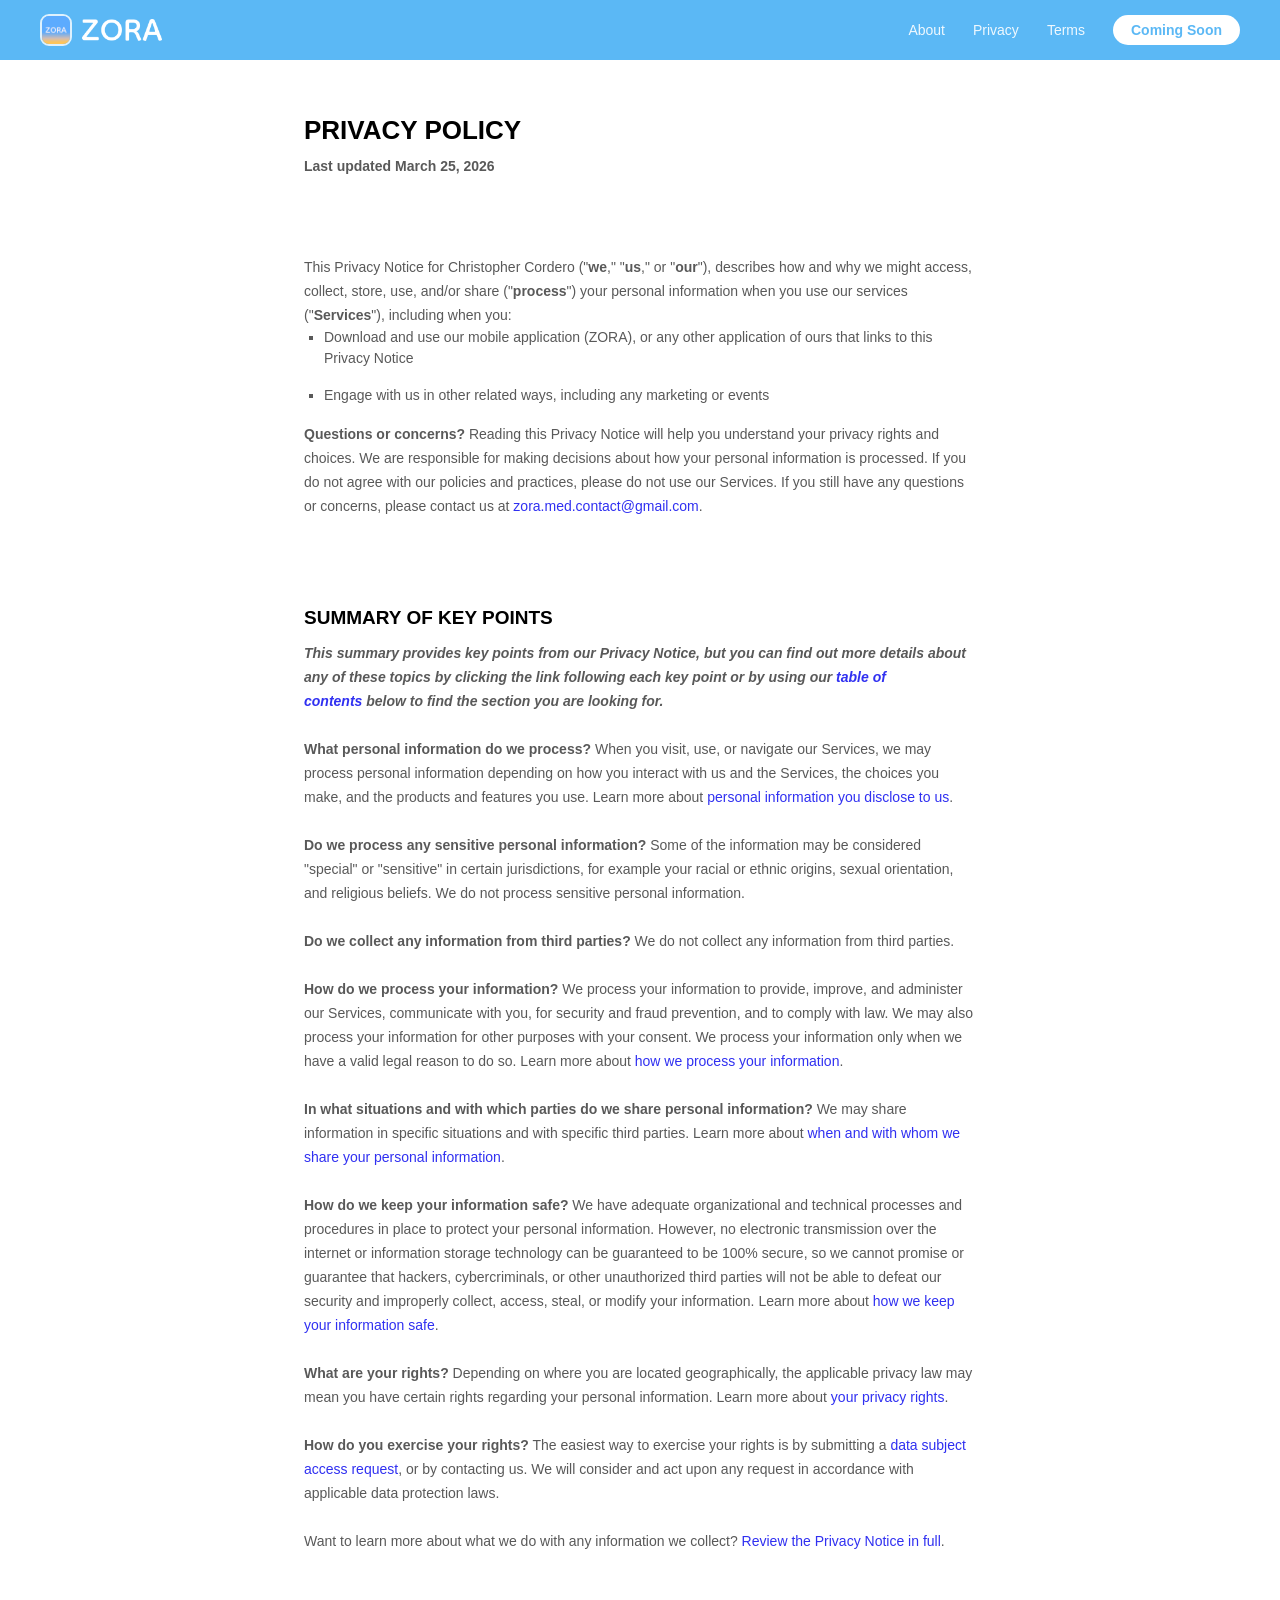
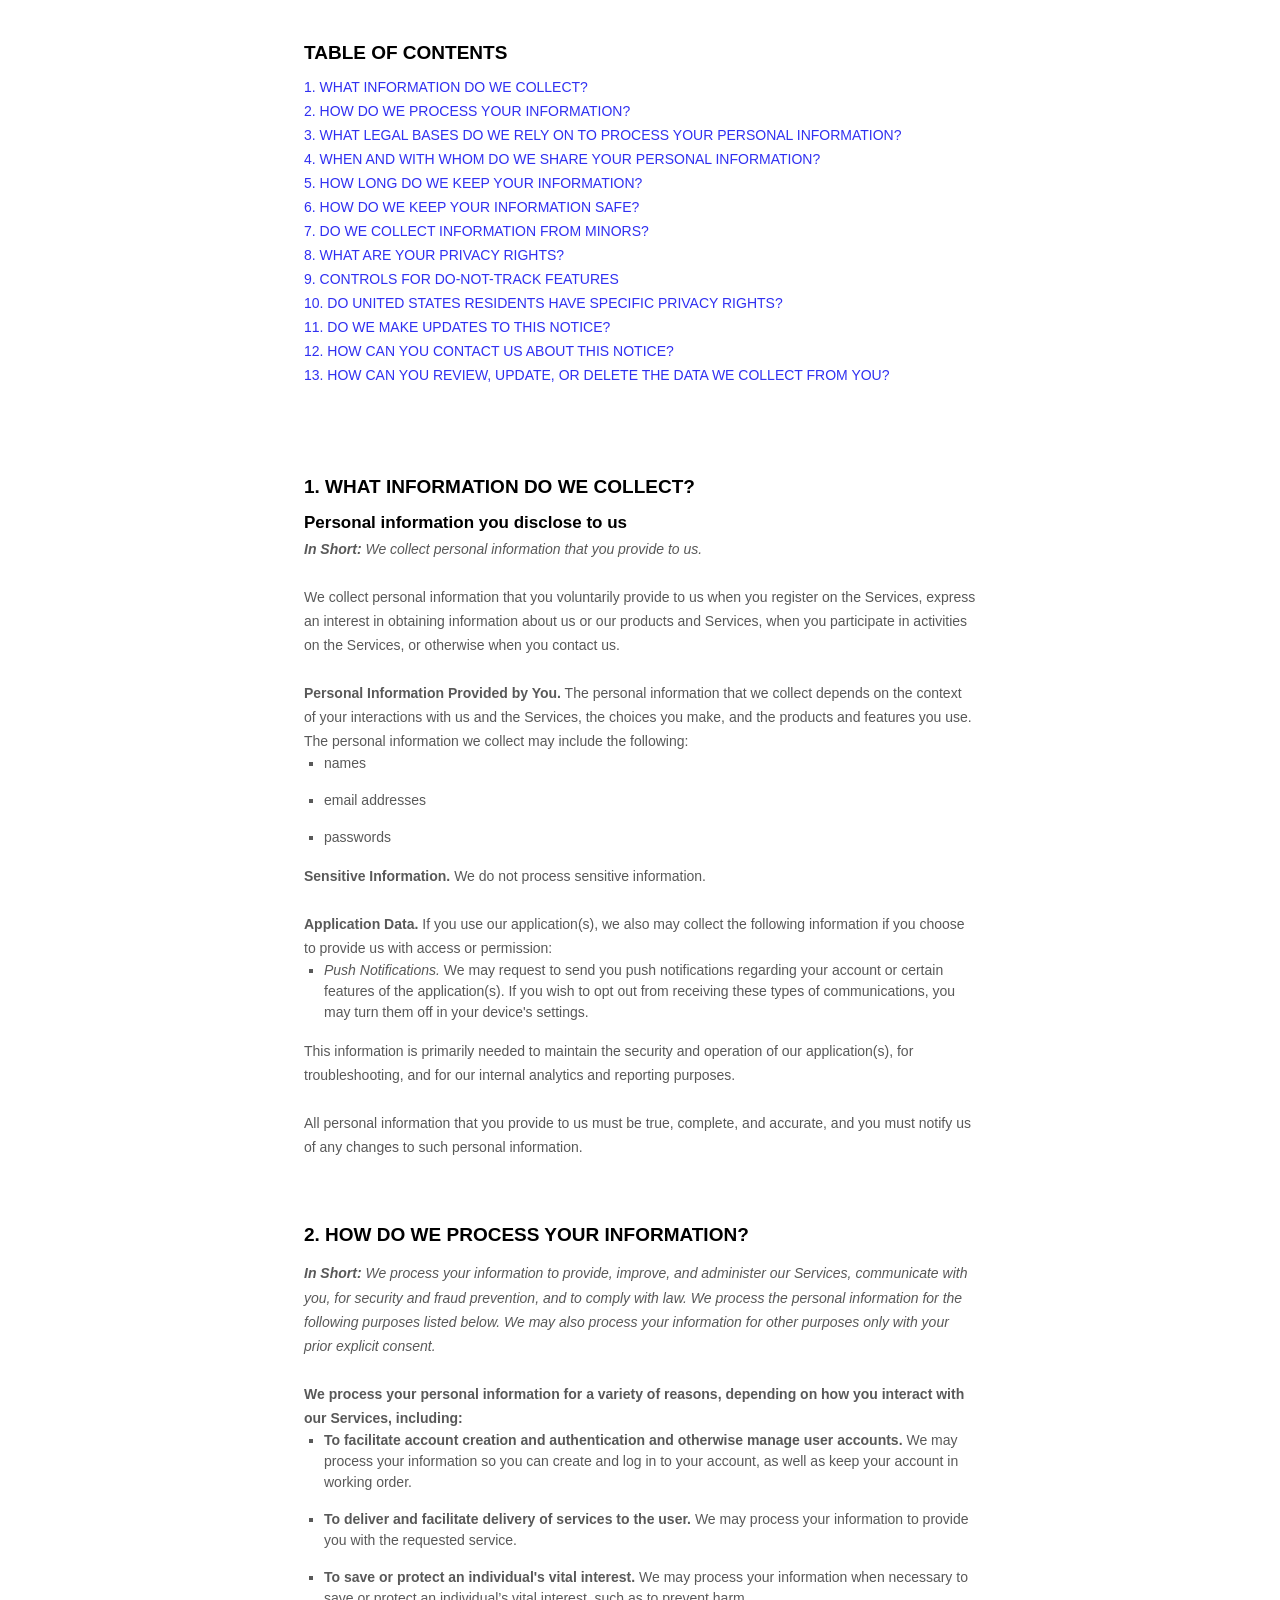
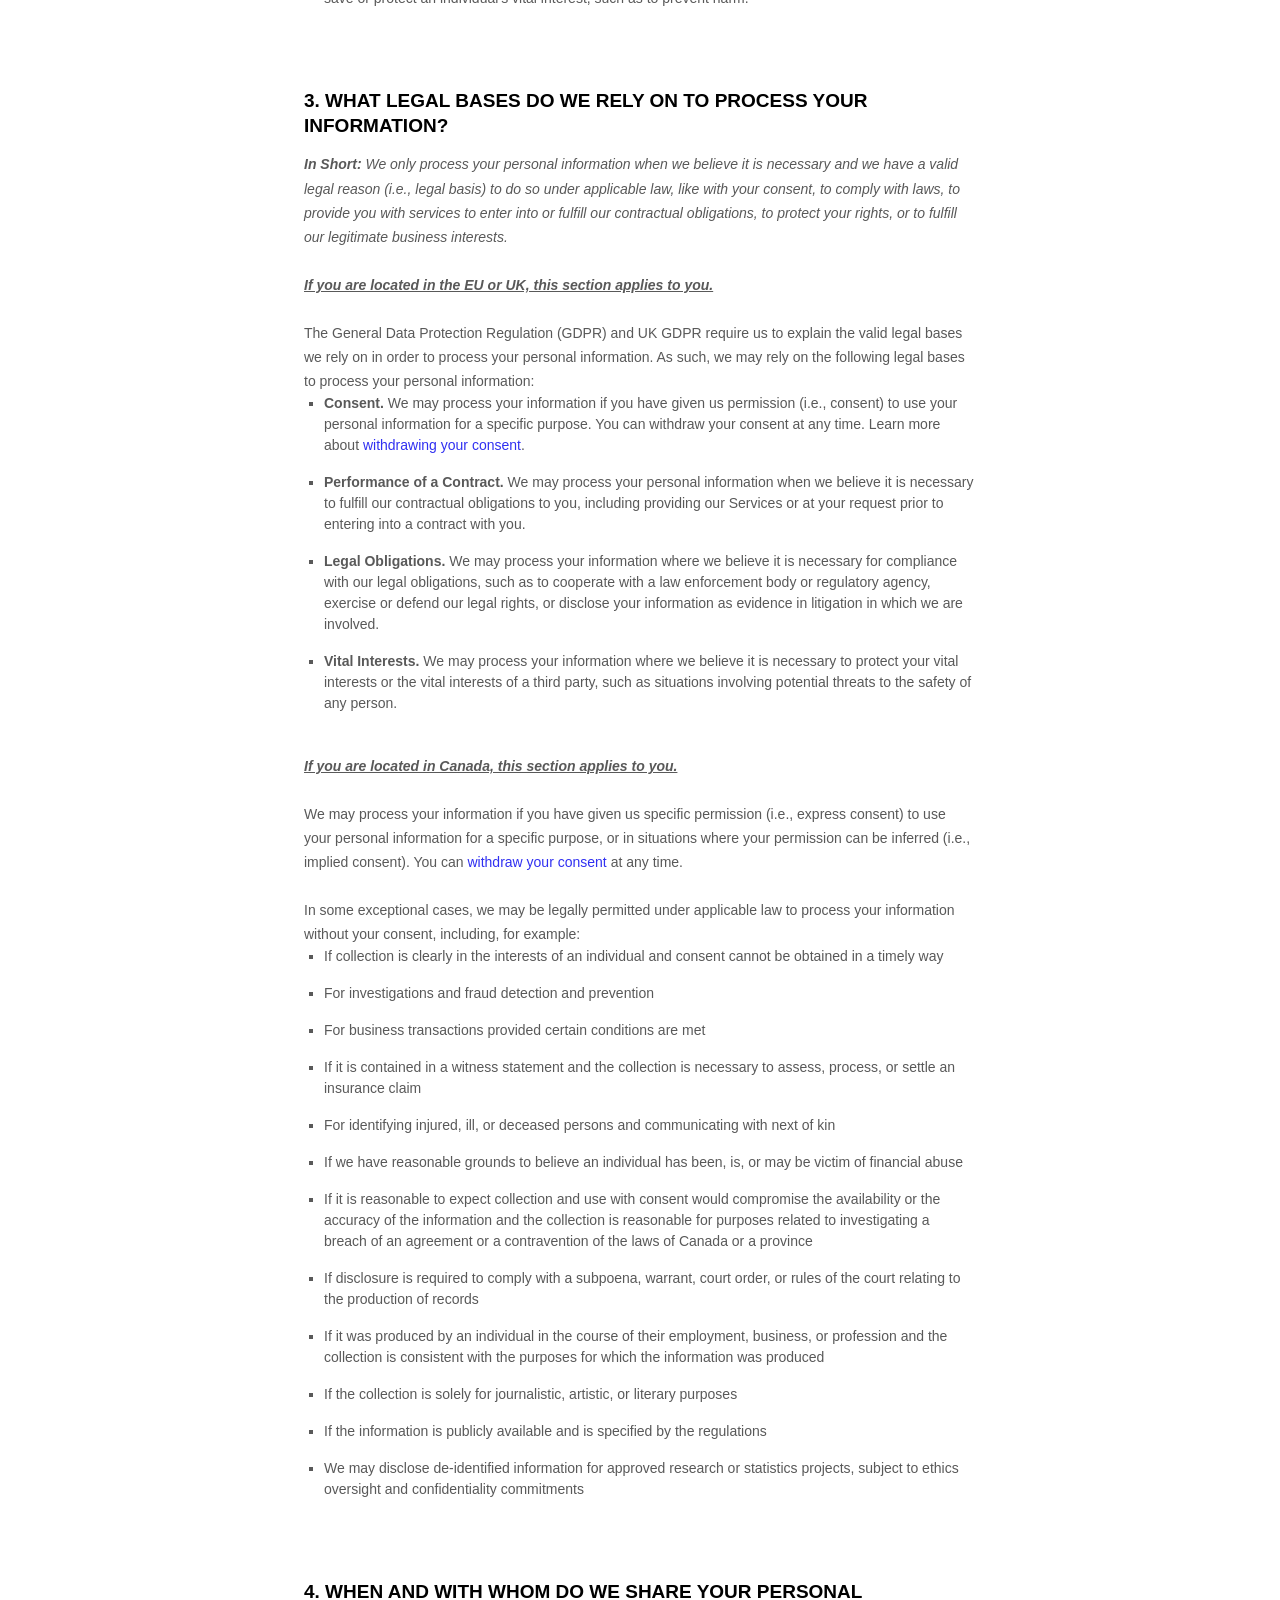
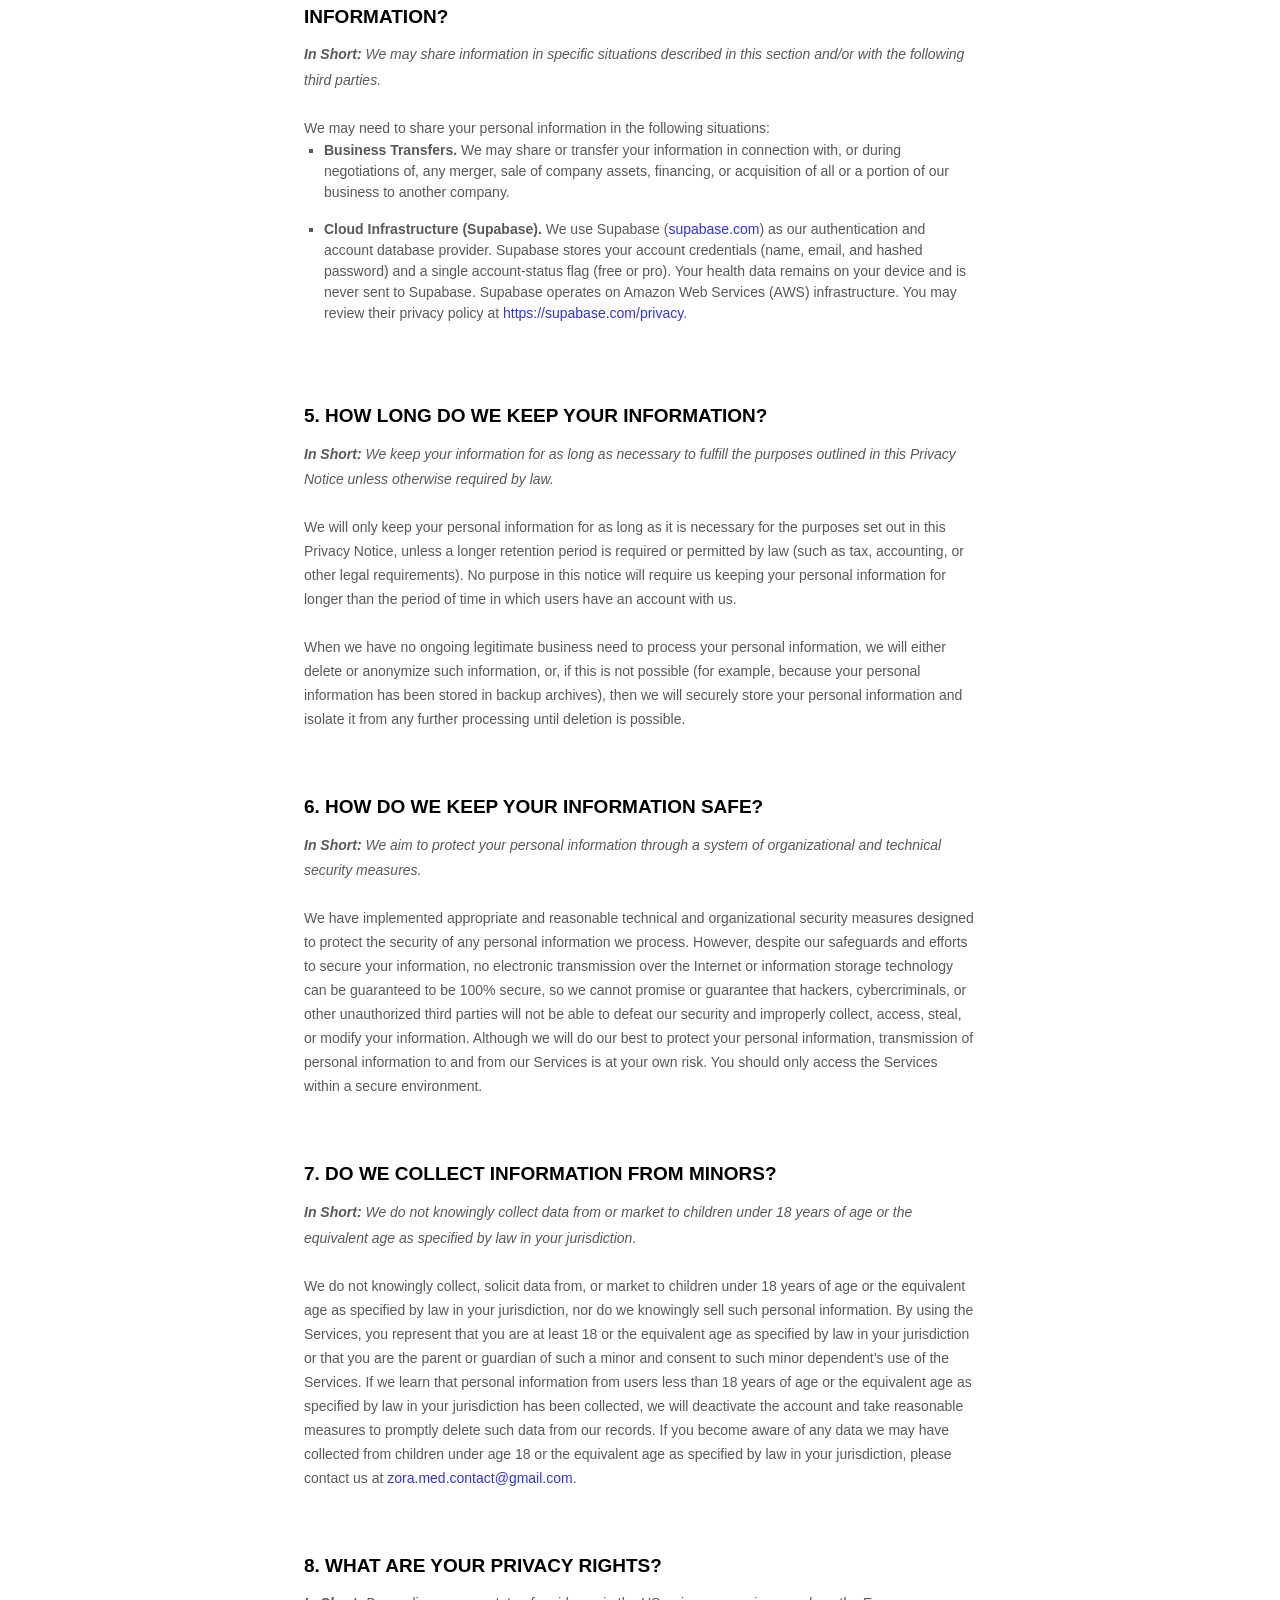
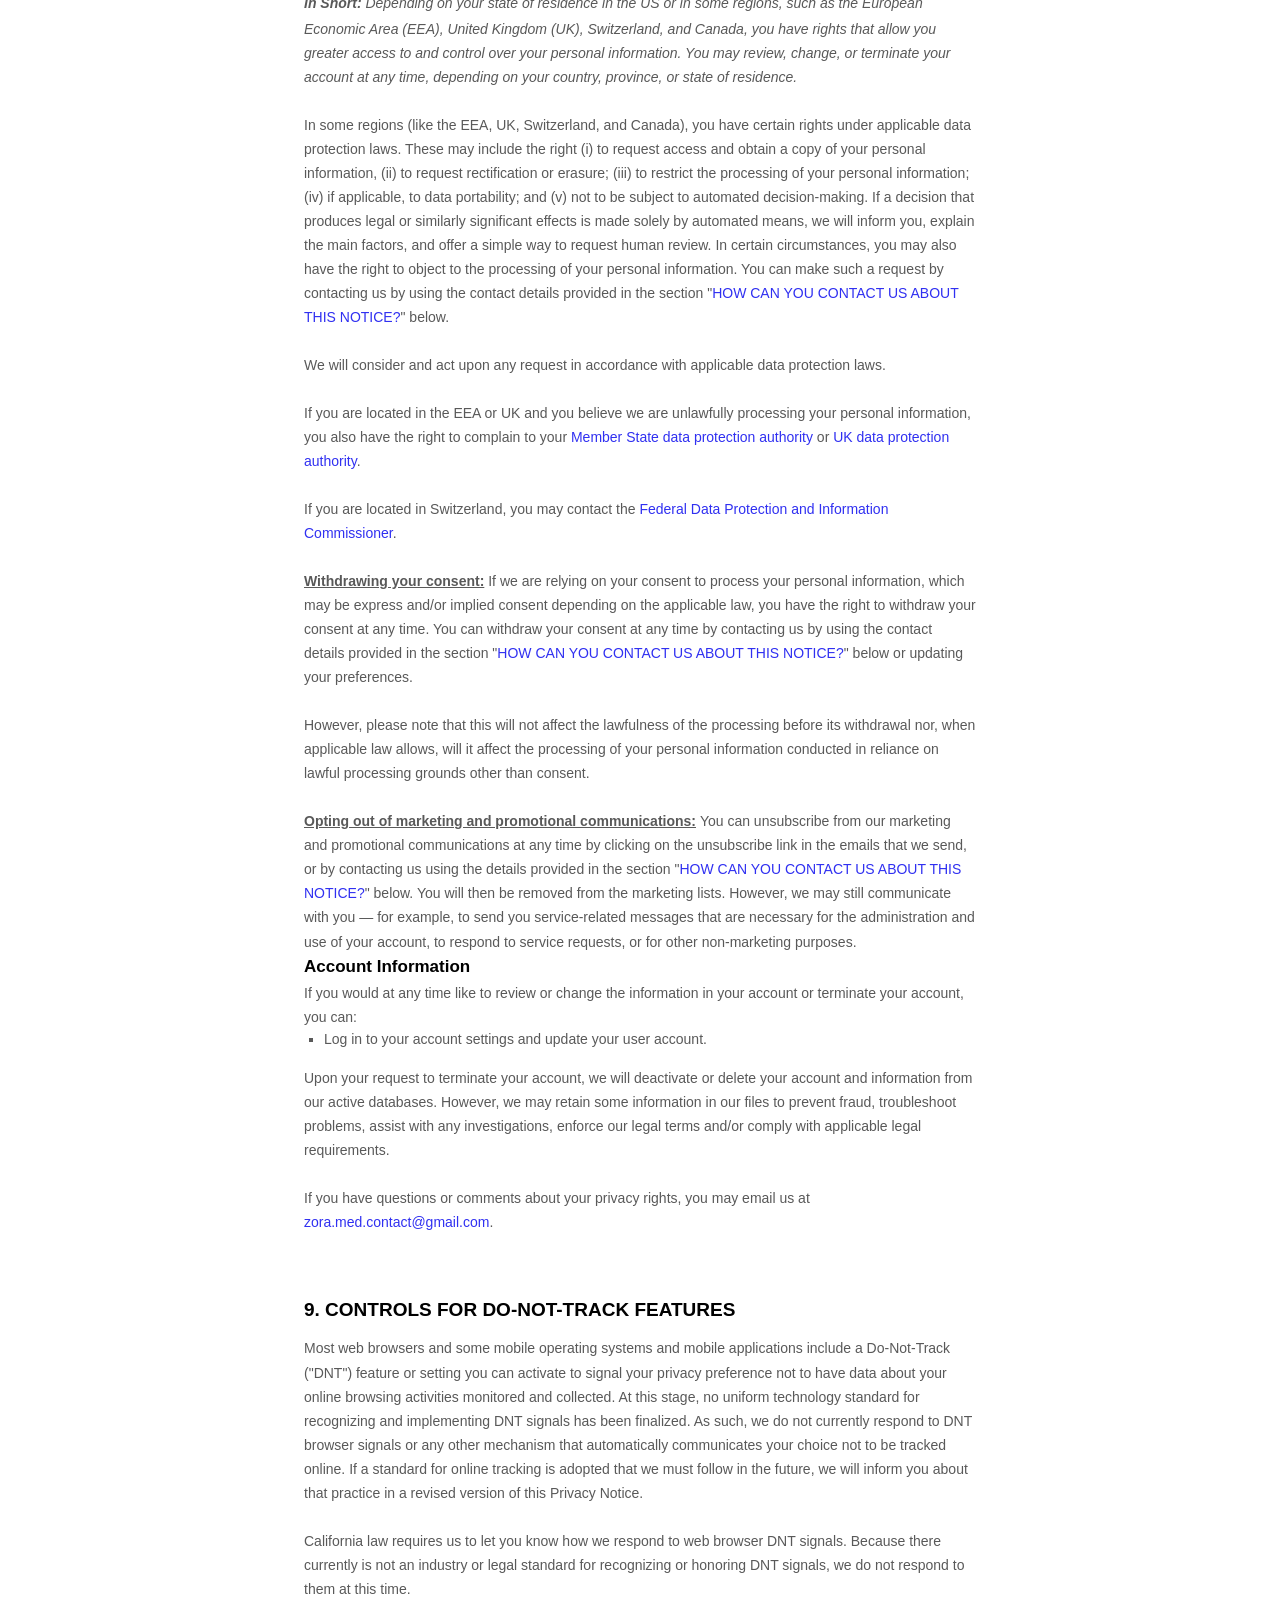
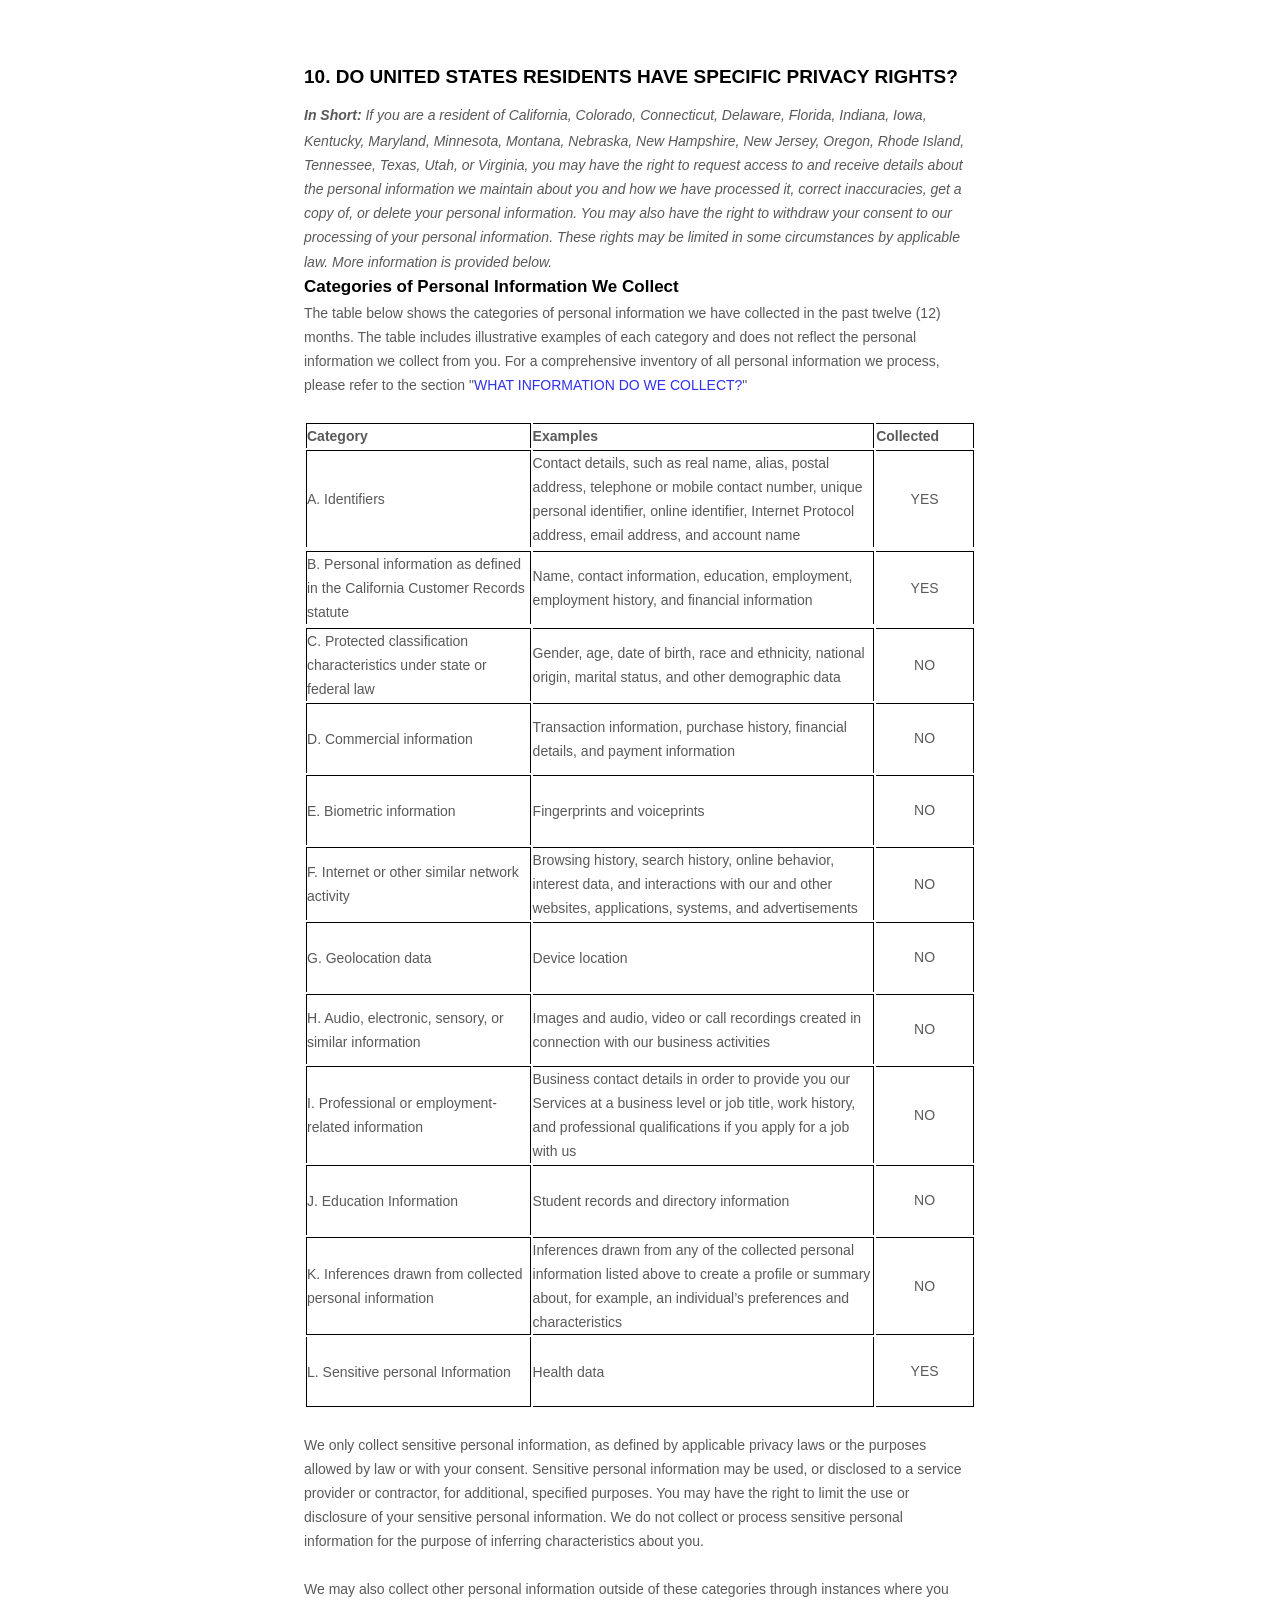
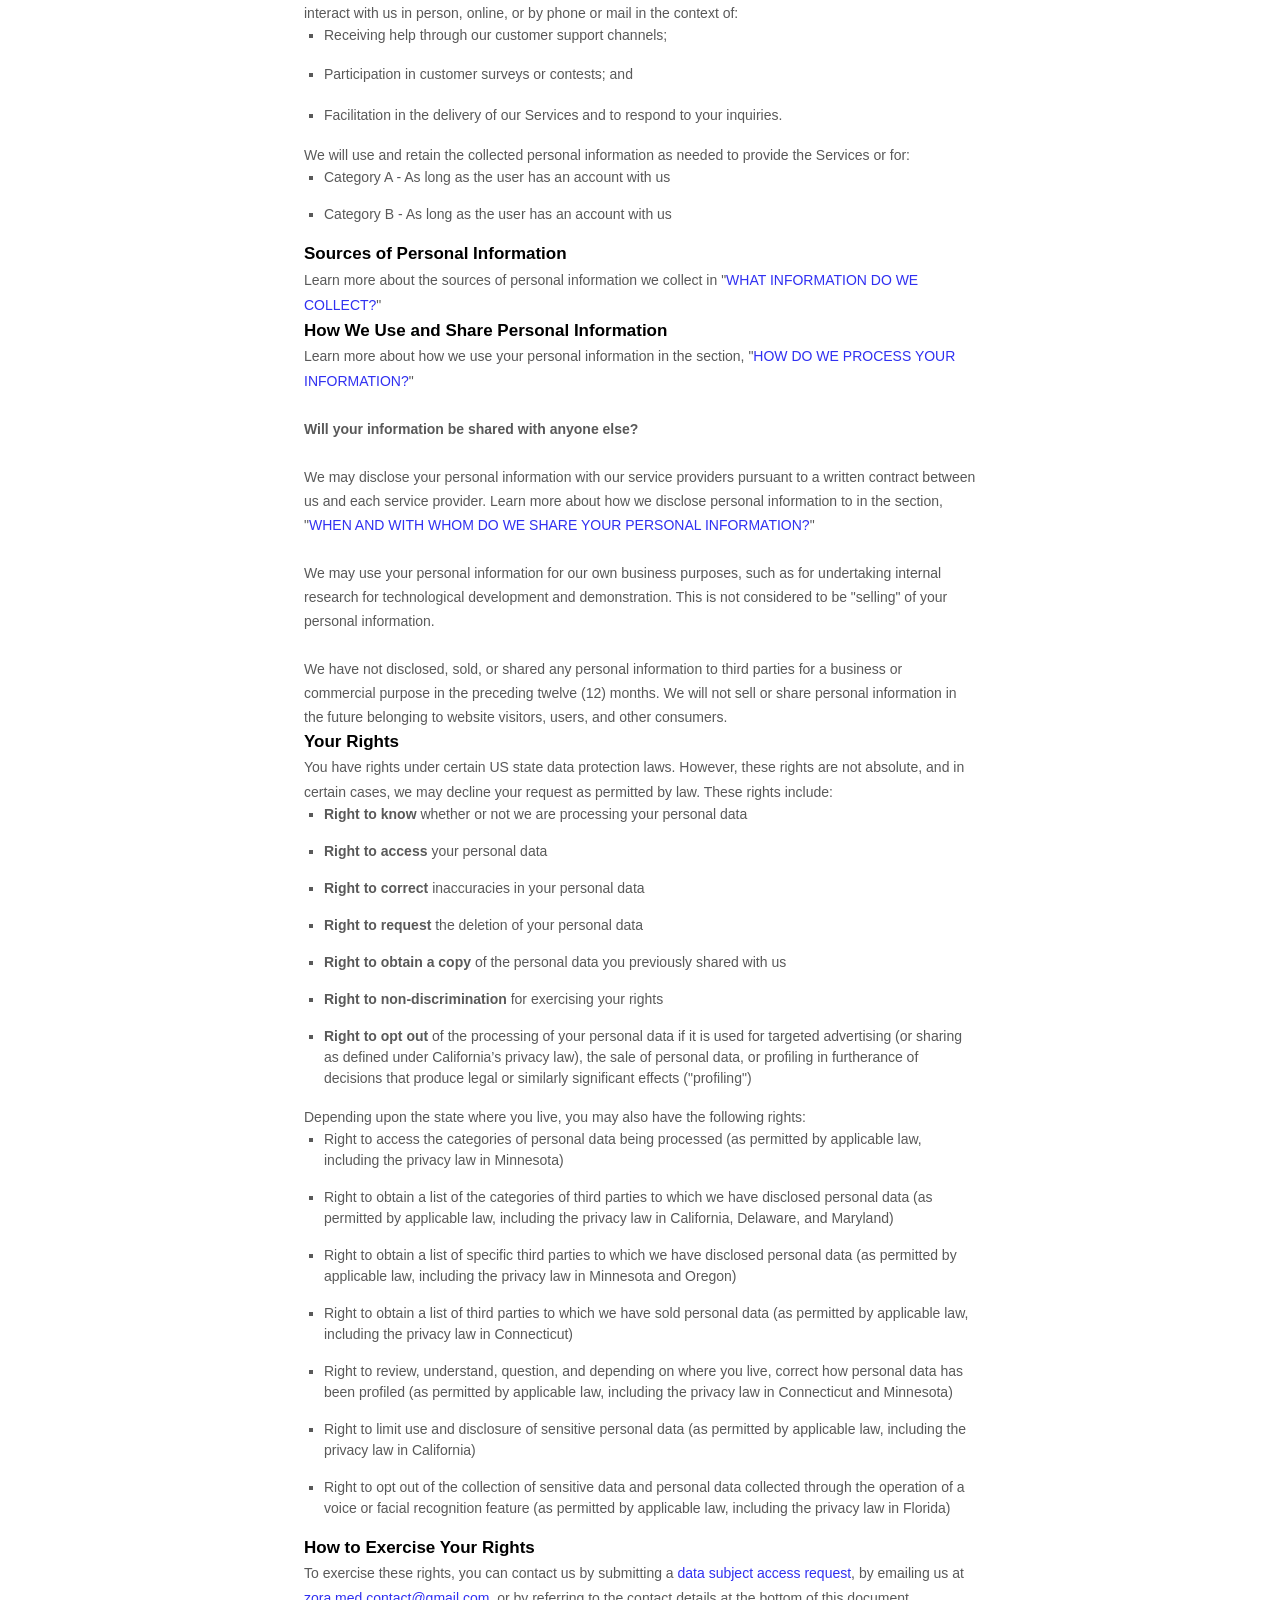
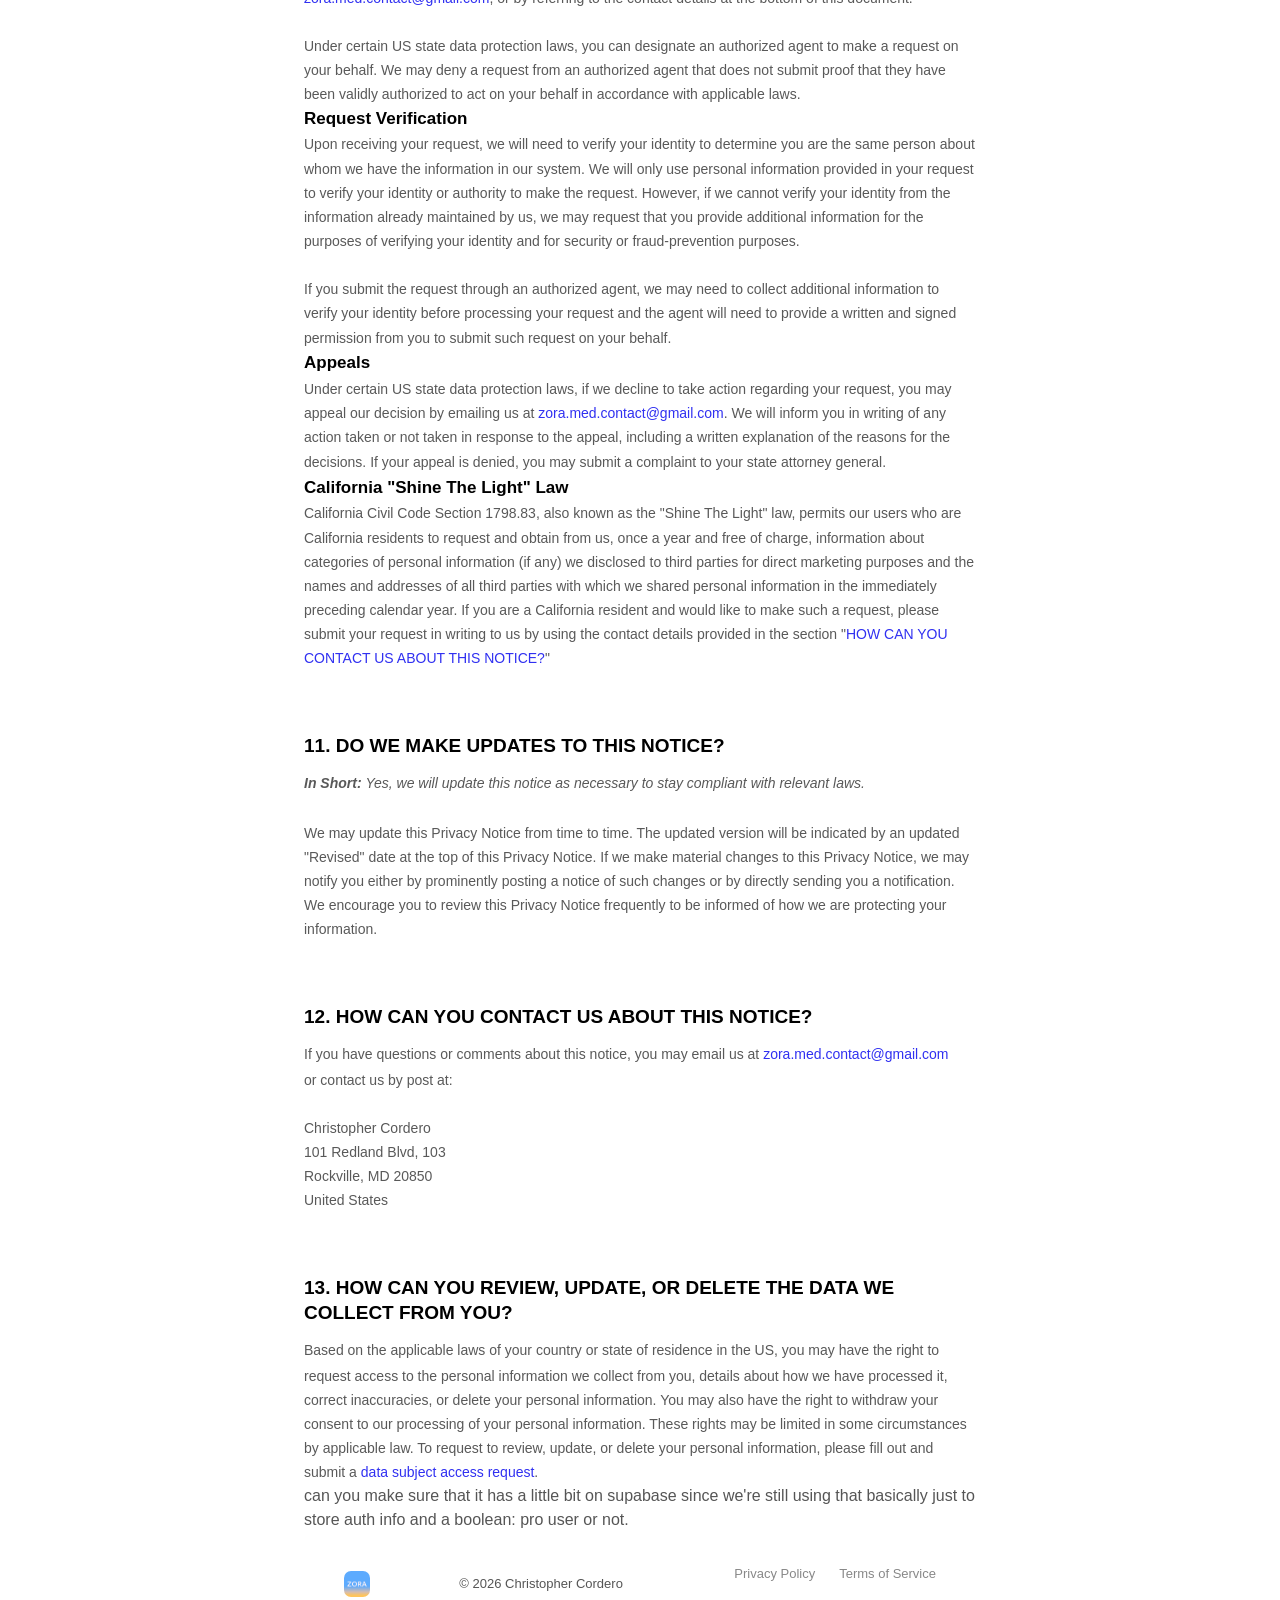
<file: privacy.html>
<!DOCTYPE html>
<html lang="en">
<head>
  <meta charset="UTF-8" />
  <meta name="viewport" content="width=device-width, initial-scale=1.0" />
  <title>Privacy Policy — ZORA</title>
  <meta name="description" content="ZORA Privacy Policy — how we collect, use, and protect your health data and personal information." />
  <link rel="stylesheet" href="styles.css" />
  <link rel="icon" type="image/png" href="assets/icon.png" />
  <style>
  [data-custom-class='body'], [data-custom-class='body'] * {
          background: transparent !important;
        }
[data-custom-class='title'], [data-custom-class='title'] * {
          font-family: Arial !important;
font-size: 26px !important;
color: #000000 !important;
        }
[data-custom-class='subtitle'], [data-custom-class='subtitle'] * {
          font-family: Arial !important;
color: #595959 !important;
font-size: 14px !important;
        }
[data-custom-class='heading_1'], [data-custom-class='heading_1'] * {
          font-family: Arial !important;
font-size: 19px !important;
color: #000000 !important;
        }
[data-custom-class='heading_2'], [data-custom-class='heading_2'] * {
          font-family: Arial !important;
font-size: 17px !important;
color: #000000 !important;
        }
[data-custom-class='body_text'], [data-custom-class='body_text'] * {
          color: #595959 !important;
font-size: 14px !important;
font-family: Arial !important;
        }
[data-custom-class='link'], [data-custom-class='link'] * {
          color: #3030F1 !important;
font-size: 14px !important;
font-family: Arial !important;
word-break: break-word !important;
        }
</style>
</head>
<body>

  <!-- NAV -->
  <nav>
    <a href="index.html" class="nav-logo">
      <img src="assets/icon.png" class="nav-icon" alt="ZORA icon" />
      <img src="assets/logo.png" class="nav-wordmark" alt="ZORA" />
    </a>
    <ul class="nav-links">
      <li class="hide-mobile"><a href="index.html">About</a></li>
      <li class="hide-mobile"><a href="privacy.html">Privacy</a></li>
      <li class="hide-mobile"><a href="terms.html">Terms</a></li>
      <li><a href="index.html#notify" class="nav-cta">Coming Soon</a></li>
    </ul>
  </nav>

  <!-- CONTENT -->
  <div class="prose">
    <div data-custom-class="body">
      <div><strong><span style="font-size: 26px;"><span data-custom-class="title"><bdt class="block-component"></bdt><bdt class="question"><h1>PRIVACY POLICY</h1></bdt><bdt class="statement-end-if-in-editor"></bdt></span></span></strong></div><div><span style="color: rgb(127, 127, 127);"><strong><span style="font-size: 15px;"><span data-custom-class="subtitle">Last updated <bdt class="question">March 25, 2026</bdt></span></span></strong></span></div><div><br></div><div><br></div><div><br></div><div style="line-height: 1.5;"><span style="color: rgb(127, 127, 127);"><span style="color: rgb(89, 89, 89); font-size: 15px;"><span data-custom-class="body_text">This Privacy Notice for <bdt class="question noTranslate">Christopher Cordero</bdt><bdt class="block-component"></bdt></bdt> (<bdt class="block-component"></bdt>"<strong>we</strong>," "<strong>us</strong>," or "<strong>our</strong>"<bdt class="statement-end-if-in-editor"></bdt></span><span data-custom-class="body_text">), describes how and why we might access, collect, store, use, and/or share (<bdt class="block-component"></bdt>"<strong>process</strong>"<bdt class="statement-end-if-in-editor"></bdt>) your personal information when you use our services (<bdt class="block-component"></bdt>"<strong>Services</strong>"<bdt class="statement-end-if-in-editor"></bdt>), including when you:</span></span></span><span style="font-size: 15px;"><span style="color: rgb(127, 127, 127);"><span data-custom-class="body_text"><span style="color: rgb(89, 89, 89);"><span data-custom-class="body_text"><bdt class="block-component"></bdt></span></span></span></span></span></span></span></span></li></ul><div><bdt class="block-component"><span style="font-size: 15px;"><span style="font-size: 15px;"><span style="color: rgb(127, 127, 127);"><span data-custom-class="body_text"><span style="color: rgb(89, 89, 89);"><span data-custom-class="body_text"><bdt class="block-component"></bdt></span></span></span></span></span></span></bdt></div><ul><li data-custom-class="body_text" style="line-height: 1.5;"><span style="font-size: 15px; color: rgb(89, 89, 89);"><span style="font-size: 15px; color: rgb(89, 89, 89);"><span data-custom-class="body_text">Download and use<bdt class="block-component"></bdt> our mobile application<bdt class="block-component"></bdt> (<bdt class="question noTranslate">ZORA)<span style="font-size: 15px; color: rgb(89, 89, 89);"><span style="font-size: 15px; color: rgb(89, 89, 89);"><span data-custom-class="body_text"><span style="font-size: 15px;"><span style="color: rgb(89, 89, 89);"><span data-custom-class="body_text"><span style="font-size: 15px;"><span style="color: rgb(89, 89, 89);"><bdt class="statement-end-if-in-editor">,</bdt></span></span></span></span></span></span></span></span></bdt></span><span data-custom-class="body_text"><span style="font-size: 15px;"><span style="color: rgb(89, 89, 89);"><span data-custom-class="body_text"><span style="font-size: 15px;"><span style="color: rgb(89, 89, 89);"><bdt class="statement-end-if-in-editor"><bdt class="block-component"> or any other application of ours that links to this Privacy Notice</bdt></bdt></span></span></span></span></span></span></span></span></li></ul><div style="line-height: 1.5;"><bdt class="block-component"><span style="font-size: 15px;"></span></bdt></li></ul><div style="line-height: 1.5;"><span style="font-size: 15px;"><span style="color: rgb(127, 127, 127);"><span data-custom-class="body_text"><span style="color: rgb(89, 89, 89);"><span data-custom-class="body_text"><bdt class="block-component"></bdt></span></span></span></span></span></div><ul><li data-custom-class="body_text" style="line-height: 1.5;"><span style="font-size: 15px; color: rgb(89, 89, 89);"><span style="font-size: 15px; color: rgb(89, 89, 89);"><span data-custom-class="body_text">Engage with us in other related ways, including any marketing or events<span style="font-size: 15px;"><span style="color: rgb(89, 89, 89);"><span data-custom-class="body_text"><span style="font-size: 15px;"><span style="color: rgb(89, 89, 89);"><bdt class="statement-end-if-in-editor"></bdt></span></span></span></span></span></span></span></span></li></ul><div style="line-height: 1.5;"><span style="font-size: 15px;"><span style="color: rgb(127, 127, 127);"><span data-custom-class="body_text"><strong>Questions or concerns? </strong>Reading this Privacy Notice will help you understand your privacy rights and choices. We are responsible for making decisions about how your personal information is processed. If you do not agree with our policies and practices, please do not use our Services.<bdt class="block-component"></bdt> If you still have any questions or concerns, please contact us at <bdt class="question noTranslate"><a target="_blank" data-custom-class="link" href="mailto:zora.med.contact@gmail.com">zora.med.contact@gmail.com</a></bdt>.</span></span></span></div><div style="line-height: 1.5;"><br></div><div style="line-height: 1.5;"><br></div><div style="line-height: 1.5;"><strong><span style="font-size: 15px;"><span data-custom-class="heading_1"><h2>SUMMARY OF KEY POINTS</h2></span></span></strong></div><div style="line-height: 1.5;"><span style="font-size: 15px;"><span data-custom-class="body_text"><strong><em>This summary provides key points from our Privacy Notice, but you can find out more details about any of these topics by clicking the link following each key point or by using our </em></strong></span></span><a data-custom-class="link" href="#toc"><span style="color: rgb(0, 58, 250); font-size: 15px;"><span data-custom-class="body_text"><strong><em>table of contents</em></strong></span></span></a><span style="font-size: 15px;"><span data-custom-class="body_text"><strong><em> below to find the section you are looking for.</em></strong></span></span></div><div style="line-height: 1.5;"><br></div><div style="line-height: 1.5;"><span style="font-size: 15px;"><span data-custom-class="body_text"><strong>What personal information do we process?</strong> When you visit, use, or navigate our Services, we may process personal information depending on how you interact with us and the Services, the choices you make, and the products and features you use. Learn more about </span></span><a data-custom-class="link" href="#personalinfo"><span style="color: rgb(0, 58, 250); font-size: 15px;"><span data-custom-class="body_text">personal information you disclose to us</span></span></a><span data-custom-class="body_text">.</span></div><div style="line-height: 1.5;"><br></div><div style="line-height: 1.5;"><span style="font-size: 15px;"><span data-custom-class="body_text"><strong>Do we process any sensitive personal information? </strong>Some of the information may be considered <bdt class="block-component"></bdt>"special" or "sensitive"<bdt class="statement-end-if-in-editor"></bdt> in certain jurisdictions, for example your racial or ethnic origins, sexual orientation, and religious beliefs. <bdt class="block-component"></bdt>We do not process sensitive personal information.<bdt class="else-block"></bdt></span></span></div><div style="line-height: 1.5;"><br></div><div style="line-height: 1.5;"><span style="font-size: 15px;"><span data-custom-class="body_text"><strong>Do we collect any information from third parties?</strong> <bdt class="block-component"></bdt>We do not collect any information from third parties.<bdt class="else-block"></bdt></span></span></div><div style="line-height: 1.5;"><br></div><div style="line-height: 1.5;"><span style="font-size: 15px;"><span data-custom-class="body_text"><strong>How do we process your information?</strong> We process your information to provide, improve, and administer our Services, communicate with you, for security and fraud prevention, and to comply with law. We may also process your information for other purposes with your consent. We process your information only when we have a valid legal reason to do so. Learn more about </span></span><a data-custom-class="link" href="#infouse"><span style="color: rgb(0, 58, 250); font-size: 15px;"><span data-custom-class="body_text">how we process your information</span></span></a><span data-custom-class="body_text">.</span></div><div style="line-height: 1.5;"><br></div><div style="line-height: 1.5;"><span style="font-size: 15px;"><span data-custom-class="body_text"><strong>In what situations and with which <bdt class="block-component"></bdt>parties do we share personal information?</strong> We may share information in specific situations and with specific <bdt class="block-component"></bdt>third parties. Learn more about </span></span><a data-custom-class="link" href="#whoshare"><span style="color: rgb(0, 58, 250); font-size: 15px;"><span data-custom-class="body_text">when and with whom we share your personal information</span></span></a><span style="font-size: 15px;"><span data-custom-class="body_text">.<bdt class="block-component"></bdt></span></span></div><div style="line-height: 1.5;"><br></div><div style="line-height: 1.5;"><span style="font-size: 15px;"><span data-custom-class="body_text"><strong>How do we keep your information safe?</strong> We have adequate <bdt class="block-component"></bdt>organizational<bdt class="statement-end-if-in-editor"></bdt> and technical processes and procedures in place to protect your personal information. However, no electronic transmission over the internet or information storage technology can be guaranteed to be 100% secure, so we cannot promise or guarantee that hackers, cybercriminals, or other <bdt class="block-component"></bdt>unauthorized<bdt class="statement-end-if-in-editor"></bdt> third parties will not be able to defeat our security and improperly collect, access, steal, or modify your information. Learn more about </span></span><a data-custom-class="link" href="#infosafe"><span style="color: rgb(0, 58, 250); font-size: 15px;"><span data-custom-class="body_text">how we keep your information safe</span></span></a><span data-custom-class="body_text">.</span><span style="font-size: 15px;"><span data-custom-class="body_text"><bdt class="statement-end-if-in-editor"></bdt></span></span></div><div style="line-height: 1.5;"><br></div><div style="line-height: 1.5;"><span style="font-size: 15px;"><span data-custom-class="body_text"><strong>What are your rights?</strong> Depending on where you are located geographically, the applicable privacy law may mean you have certain rights regarding your personal information. Learn more about </span></span><a data-custom-class="link" href="#privacyrights"><span style="color: rgb(0, 58, 250); font-size: 15px;"><span data-custom-class="body_text">your privacy rights</span></span></a><span data-custom-class="body_text">.</span></div><div style="line-height: 1.5;"><br></div><div style="line-height: 1.5;"><span style="font-size: 15px;"><span data-custom-class="body_text"><strong>How do you exercise your rights?</strong> The easiest way to exercise your rights is by <bdt class="block-component">submitting a </bdt></span></span><a data-custom-class="link" href="https://app.termly.io/dsar/db461f71-f324-4e2b-9c4b-2a6e0e4484b2" rel="noopener noreferrer" target="_blank"><span style="color: rgb(0, 58, 250); font-size: 15px;"><span data-custom-class="body_text">data subject access request</span></span></a><span style="font-size: 15px;"><span data-custom-class="body_text"><bdt class="block-component"></bdt>, or by contacting us. We will consider and act upon any request in accordance with applicable data protection laws.</span></span></div><div style="line-height: 1.5;"><br></div><div style="line-height: 1.5;"><span style="font-size: 15px;"><span data-custom-class="body_text">Want to learn more about what we do with any information we collect? </span></span><a data-custom-class="link" href="#toc"><span style="color: rgb(0, 58, 250); font-size: 15px;"><span data-custom-class="body_text">Review the Privacy Notice in full</span></span></a><span style="font-size: 15px;"><span data-custom-class="body_text">.</span></span></div><div style="line-height: 1.5;"><br></div><div style="line-height: 1.5;"><br></div><div id="toc" style="line-height: 1.5;"><span style="font-size: 15px;"><span style="color: rgb(127, 127, 127);"><span style="color: rgb(0, 0, 0);"><strong><span data-custom-class="heading_1"><h2>TABLE OF CONTENTS</h2></span></strong></span></span></span></div><div style="line-height: 1.5;"><span style="font-size: 15px;"><a data-custom-class="link" href="#infocollect"><span style="color: rgb(0, 58, 250);">1. WHAT INFORMATION DO WE COLLECT?</span></a></span></div><div style="line-height: 1.5;"><span style="font-size: 15px;"><a data-custom-class="link" href="#infouse"><span style="color: rgb(0, 58, 250);">2. HOW DO WE PROCESS YOUR INFORMATION?<bdt class="block-component"></bdt></span></a></span></div><div style="line-height: 1.5;"><span style="font-size: 15px;"><a data-custom-class="link" href="#legalbases"><span style="color: rgb(0, 58, 250);">3. <span style="font-size: 15px;"><span style="color: rgb(0, 58, 250);">WHAT LEGAL BASES DO WE RELY ON TO PROCESS YOUR PERSONAL INFORMATION?</span></span><bdt class="statement-end-if-in-editor"></bdt></span></a></span></div><div style="line-height: 1.5;"><span style="font-size: 15px;"><span style="color: rgb(0, 58, 250);"><a data-custom-class="link" href="#whoshare">4. WHEN AND WITH WHOM DO WE SHARE YOUR PERSONAL INFORMATION?</a></span><span data-custom-class="body_text"><bdt class="block-component"></bdt></a><span style="color: rgb(127, 127, 127);"><span style="color: rgb(89, 89, 89);"><span data-custom-class="body_text"><span style="color: rgb(89, 89, 89);"><bdt class="block-component"></bdt></span></span></span></span><bdt class="block-component"></bdt></span></div><div style="line-height: 1.5;"><span style="font-size: 15px;"><span style="color: rgb(127, 127, 127);"><span style="color: rgb(89, 89, 89);"><span data-custom-class="body_text"><span style="color: rgb(89, 89, 89);"><span style="color: rgb(89, 89, 89);"><span style="color: rgb(89, 89, 89);"><bdt class="block-component"></bdt></span></span> <bdt class="block-component"></bdt></span></span></span></span></span></div><div style="line-height: 1.5;"><span style="font-size: 15px;"><a data-custom-class="link" href="#inforetain"><span style="color: rgb(0, 58, 250);">5. HOW LONG DO WE KEEP YOUR INFORMATION?</span></a><span style="color: rgb(127, 127, 127);"><span style="color: rgb(89, 89, 89);"><span data-custom-class="body_text"><span style="color: rgb(89, 89, 89);"><span style="color: rgb(89, 89, 89);"><bdt class="block-component"></bdt></span></span></span></span></span></span></div><div style="line-height: 1.5;"><span style="font-size: 15px;"><a data-custom-class="link" href="#infosafe"><span style="color: rgb(0, 58, 250);">6. HOW DO WE KEEP YOUR INFORMATION SAFE?</span></a><span style="color: rgb(127, 127, 127);"><span style="color: rgb(89, 89, 89);"><span data-custom-class="body_text"><span style="color: rgb(89, 89, 89);"><bdt class="statement-end-if-in-editor"></bdt><bdt class="block-component"></bdt></span></span></span></span></span></div><div style="line-height: 1.5;"><span style="font-size: 15px;"><a data-custom-class="link" href="#infominors"><span style="color: rgb(0, 58, 250);">7. DO WE COLLECT INFORMATION FROM MINORS?</span></a><span style="color: rgb(127, 127, 127);"><span style="color: rgb(89, 89, 89);"><span data-custom-class="body_text"><span style="color: rgb(89, 89, 89);"><bdt class="statement-end-if-in-editor"></bdt></span></span></span></span></span></div><div style="line-height: 1.5;"><span style="font-size: 15px;"><span style="color: rgb(0, 58, 250);"><a data-custom-class="link" href="#privacyrights">8. WHAT ARE YOUR PRIVACY RIGHTS?</a></span></span></div><div style="line-height: 1.5;"><span style="font-size: 15px;"><a data-custom-class="link" href="#DNT"><span style="color: rgb(0, 58, 250);">9. CONTROLS FOR DO-NOT-TRACK FEATURES<bdt class="block-component"></bdt></span></a></span></div><div style="line-height: 1.5;"><span style="font-size: 15px;"><a data-custom-class="link" href="#uslaws"><span style="color: rgb(0, 58, 250);">10. DO UNITED STATES RESIDENTS HAVE SPECIFIC PRIVACY RIGHTS?</span></a></span><bdt class="block-component"><span style="font-size: 15px;"><span data-custom-class="body_text"></span></bdt></span></div><div style="line-height: 1.5;"><bdt class="block-component"><span style="font-size: 15px;"></bdt><bdt class="block-component"></bdt><bdt class="block-component"></bdt><bdt class="block-component"></bdt><bdt class="block-component"></bdt><bdt class="block-component"></bdt><bdt class="block-component"></bdt><bdt class="block-component"></bdt><bdt class="block-component"></bdt><bdt class="block-component"></span></bdt></div><div style="line-height: 1.5;"><span style="font-size: 15px;"><a data-custom-class="link" href="#policyupdates"><span style="color: rgb(0, 58, 250);">11. DO WE MAKE UPDATES TO THIS NOTICE?</span></a></span></div><div style="line-height: 1.5;"><a data-custom-class="link" href="#contact"><span style="color: rgb(0, 58, 250); font-size: 15px;">12. HOW CAN YOU CONTACT US ABOUT THIS NOTICE?</span></a></div><div style="line-height: 1.5;"><a data-custom-class="link" href="#request"><span style="color: rgb(0, 58, 250);">13. HOW CAN YOU REVIEW, UPDATE, OR DELETE THE DATA WE COLLECT FROM YOU?</span></a></div><div style="line-height: 1.5;"><br></div><div style="line-height: 1.5;"><br></div><div id="infocollect" style="line-height: 1.5;"><span style="color: rgb(0, 0, 0);"><span style="color: rgb(0, 0, 0); font-size: 15px;"><span style="font-size: 15px; color: rgb(0, 0, 0);"><span style="font-size: 15px; color: rgb(0, 0, 0);"><span id="control" style="color: rgb(0, 0, 0);"><strong><span data-custom-class="heading_1"><h2>1. WHAT INFORMATION DO WE COLLECT?</h2></span></strong></span></span></span></span></span><span data-custom-class="heading_2" id="personalinfo" style="color: rgb(0, 0, 0);"><span style="font-size: 15px;"><strong><h3>Personal information you disclose to us</h3></strong></span></span><span style="color: rgb(127, 127, 127);"><span style="color: rgb(89, 89, 89); font-size: 15px;"><span data-custom-class="body_text"><span style="font-size: 15px; color: rgb(89, 89, 89);"><span style="font-size: 15px; color: rgb(89, 89, 89);"><span data-custom-class="body_text"><strong><em>In Short:</em></strong></span></span></span></span><span data-custom-class="body_text"><span style="font-size: 15px; color: rgb(89, 89, 89);"><span style="font-size: 15px; color: rgb(89, 89, 89);"><span data-custom-class="body_text"><strong><em> </em></strong><em>We collect personal information that you provide to us.</em></span></span></span></span></span></span></div><div style="line-height: 1.5;"><br></div><div style="line-height: 1.5;"><span style="font-size: 15px; color: rgb(89, 89, 89);"><span style="font-size: 15px; color: rgb(89, 89, 89);"><span data-custom-class="body_text">We collect personal information that you voluntarily provide to us when you <span style="font-size: 15px;"><bdt class="block-component"></bdt></span>register on the Services, </span><span style="font-size: 15px;"><span data-custom-class="body_text"><span style="font-size: 15px;"><bdt class="statement-end-if-in-editor"></bdt></span></span><span data-custom-class="body_text">express an interest in obtaining information about us or our products and Services, when you participate in activities on the Services, or otherwise when you contact us.</span></span></span></span></div><div style="line-height: 1.5;"><br></div><div style="line-height: 1.5;"><span style="font-size: 15px; color: rgb(89, 89, 89);"><span style="font-size: 15px; color: rgb(89, 89, 89);"><span data-custom-class="body_text"><span style="font-size: 15px;"><bdt class="block-component"></bdt></span></span></span></span></div><div style="line-height: 1.5;"><span style="font-size: 15px; color: rgb(89, 89, 89);"><span style="font-size: 15px; color: rgb(89, 89, 89);"><span data-custom-class="body_text"><strong>Personal Information Provided by You.</strong> The personal information that we collect depends on the context of your interactions with us and the Services, the choices you make, and the products and features you use. The personal information we collect may include the following:<span style="font-size: 15px;"><span data-custom-class="body_text"><bdt class="forloop-component"></bdt></span></span></span></span></span></div><ul><li data-custom-class="body_text" style="line-height: 1.5;"><span style="font-size: 15px; color: rgb(89, 89, 89);"><span style="font-size: 15px; color: rgb(89, 89, 89);"><span data-custom-class="body_text"><span style="font-size: 15px;"><span data-custom-class="body_text"><bdt class="question">names</bdt></span></span></span></span></span></li></ul><div style="line-height: 1.5;"><span style="font-size: 15px; color: rgb(89, 89, 89);"><span style="font-size: 15px; color: rgb(89, 89, 89);"><span data-custom-class="body_text"><span style="font-size: 15px;"><span data-custom-class="body_text"><bdt class="forloop-component"></bdt></span></span></span></span></span></div><ul><li data-custom-class="body_text" style="line-height: 1.5;"><span style="font-size: 15px; color: rgb(89, 89, 89);"><span style="font-size: 15px; color: rgb(89, 89, 89);"><span data-custom-class="body_text"><span style="font-size: 15px;"><span data-custom-class="body_text"><bdt class="question">email addresses</bdt></span></span></span></span></span></li></ul><div style="line-height: 1.5;"><span style="font-size: 15px; color: rgb(89, 89, 89);"><span style="font-size: 15px; color: rgb(89, 89, 89);"><span data-custom-class="body_text"><span style="font-size: 15px;"><span data-custom-class="body_text"><bdt class="forloop-component"></bdt></span></span></span></span></span></div><ul><li data-custom-class="body_text" style="line-height: 1.5;"><span style="font-size: 15px; color: rgb(89, 89, 89);"><span style="font-size: 15px; color: rgb(89, 89, 89);"><span data-custom-class="body_text"><span style="font-size: 15px;"><span data-custom-class="body_text"><bdt class="question">passwords</bdt></span></span></span></span></span></li></ul><div style="line-height: 1.5;"><span style="font-size: 15px; color: rgb(89, 89, 89);"><span style="font-size: 15px; color: rgb(89, 89, 89);"><span data-custom-class="body_text"><span style="font-size: 15px;"><span data-custom-class="body_text"><bdt class="forloop-component"></bdt></span><span data-custom-class="body_text"><bdt class="statement-end-if-in-editor"></bdt></span></span></span></span></span></div><div id="sensitiveinfo" style="line-height: 1.5;"><span style="font-size: 15px;"><span data-custom-class="body_text"><strong>Sensitive Information.</strong> <bdt class="block-component"></bdt>We do not process sensitive information.</span></span></div><div style="line-height: 1.5;"><br></div><div style="line-height: 1.5;"><span style="font-size: 15px;"><span data-custom-class="body_text"><bdt class="else-block"></bdt></span></span><span style="font-size: 15px; color: rgb(89, 89, 89);"><span style="font-size: 15px; color: rgb(89, 89, 89);"><span data-custom-class="body_text"><span style="font-size: 15px;"><span data-custom-class="body_text"><bdt class="block-component"><bdt class="block-component"></bdt></bdt></span></span></span></span><bdt class="block-component"><bdt class="block-component"></bdt></bdt></div><div style="line-height: 1.5;"><span data-custom-class="body_text"><span style="font-size: 15px;"><strong>Application Data.</strong> If you use our application(s), we also may collect the following information if you choose to provide us with access or permission:<bdt class="block-component"></bdt></span></span></li></ul><div style="line-height: 1.5;"><bdt class="block-component"><span style="font-size: 15px;"><span data-custom-class="body_text"></bdt></span></span></li></ul><div style="line-height: 1.5;"><bdt class="block-component"><span style="font-size: 15px;"><span data-custom-class="body_text"></bdt></span></span></li></ul><div style="line-height: 1.5;"><bdt class="block-component"><span style="font-size: 15px;"><span data-custom-class="body_text"></span></span></bdt></div><ul><li data-custom-class="body_text" style="line-height: 1.5;"><span style="font-size: 15px;"><span data-custom-class="body_text"><em>Push Notifications.</em> We may request to send you push notifications regarding your account or certain features of the application(s). If you wish to opt out from receiving these types of communications, you may turn them off in your device's settings.<bdt class="statement-end-if-in-editor"></bdt></span></span></li></ul><div style="line-height: 1.5;"><span style="font-size: 15px;"><span data-custom-class="body_text">This information is primarily needed to maintain the security and operation of our application(s), for troubleshooting, and for our internal analytics and reporting purposes.</span></span></div><div style="line-height: 1.5;"><br></div><div style="line-height: 1.5;"><bdt class="statement-end-if-in-editor"><span style="font-size: 15px;"><span data-custom-class="body_text"></span></span></bdt></div><div style="line-height: 1.5;"><span style="font-size: 15px; color: rgb(89, 89, 89);"><span style="font-size: 15px; color: rgb(89, 89, 89);"><span data-custom-class="body_text">All personal information that you provide to us must be true, complete, and accurate, and you must notify us of any changes to such personal information.</span></span></span></div><div style="line-height: 1.5;"><span style="font-size: 15px; color: rgb(89, 89, 89);"><span style="font-size: 15px; color: rgb(89, 89, 89);"><span data-custom-class="body_text"><bdt class="block-component"></bdt></bdt></span></span></span><bdt class="block-component"><span style="font-size: 15px;"></span></bdt><span style="font-size: 15px; color: rgb(89, 89, 89);"><span style="font-size: 15px; color: rgb(89, 89, 89);"><span data-custom-class="body_text"><span style="color: rgb(89, 89, 89); font-size: 15px;"><span data-custom-class="body_text"><span style="color: rgb(89, 89, 89); font-size: 15px;"><span data-custom-class="body_text"><bdt class="statement-end-if-in-editor"><bdt class="block-component"></bdt></bdt></span></span></span></span></bdt></span></span></span></span></span></span></span></span><span style="font-size: 15px;"><span data-custom-class="body_text"><bdt class="block-component"></bdt></span></span></div><div style="line-height: 1.5;"><br></div><div id="infouse" style="line-height: 1.5;"><span style="color: rgb(127, 127, 127);"><span style="color: rgb(89, 89, 89); font-size: 15px;"><span style="font-size: 15px; color: rgb(89, 89, 89);"><span style="font-size: 15px; color: rgb(89, 89, 89);"><span id="control" style="color: rgb(0, 0, 0);"><strong><span data-custom-class="heading_1"><h2>2. HOW DO WE PROCESS YOUR INFORMATION?</h2></span></strong></span></span></span><span data-custom-class="body_text"><span style="font-size: 15px; color: rgb(89, 89, 89);"><span style="font-size: 15px; color: rgb(89, 89, 89);"><span data-custom-class="body_text"><strong><em>In Short: </em></strong><em>We process your information to provide, improve, and administer our Services, communicate with you, for security and fraud prevention, and to comply with law.<bdt class="block-component"></bdt> We process the personal information for the following purposes listed below.<bdt class="statement-end-if-in-editor"></bdt> We may also process your information for other purposes <bdt class="block-component"></bdt>only with your prior explicit<bdt class="else-block"></bdt> consent.</em></span></span></span></span></span></span></div><div style="line-height: 1.5;"><br></div><div style="line-height: 1.5;"><span style="font-size: 15px; color: rgb(89, 89, 89);"><span style="font-size: 15px; color: rgb(89, 89, 89);"><span data-custom-class="body_text"><strong>We process your personal information for a variety of reasons, depending on how you interact with our Services, including:</strong><bdt class="block-component"></bdt></span></span></span></div><ul><li data-custom-class="body_text" style="line-height: 1.5;"><span style="font-size: 15px; color: rgb(89, 89, 89);"><span style="font-size: 15px; color: rgb(89, 89, 89);"><span data-custom-class="body_text"><strong>To facilitate account creation and authentication and otherwise manage user accounts. </strong>We may process your information so you can create and log in to your account, as well as keep your account in working order.<span style="font-size: 15px; color: rgb(89, 89, 89);"><span style="font-size: 15px; color: rgb(89, 89, 89);"><span data-custom-class="body_text"><span style="font-size: 15px;"><span style="color: rgb(89, 89, 89);"><span data-custom-class="body_text"><span style="font-size: 15px;"><span style="color: rgb(89, 89, 89);"><span data-custom-class="body_text"><bdt class="statement-end-if-in-editor"></bdt></span></span></span></span></span></span></span></span></span></span></span></span></li></ul><div style="line-height: 1.5;"><span style="font-size: 15px; color: rgb(89, 89, 89);"><span style="font-size: 15px; color: rgb(89, 89, 89);"><span data-custom-class="body_text"><bdt class="block-component"></bdt></span></span></span></span></span></span></span></span></span></span></span></span></span></span></span></li></ul><div style="line-height: 1.5;"><span style="font-size: 15px; color: rgb(89, 89, 89);"><span style="font-size: 15px; color: rgb(89, 89, 89);"><span data-custom-class="body_text"><bdt class="block-component"></bdt></span></span></span></div><ul><li data-custom-class="body_text" style="line-height: 1.5;"><span style="font-size: 15px; color: rgb(89, 89, 89);"><span style="font-size: 15px; color: rgb(89, 89, 89);"><span data-custom-class="body_text"><strong>To deliver and facilitate delivery of services to the user. </strong>We may process your information to provide you with the requested service.<span style="font-size: 15px;"><span style="color: rgb(89, 89, 89);"><span data-custom-class="body_text"><span style="font-size: 15px; color: rgb(89, 89, 89);"><span style="font-size: 15px; color: rgb(89, 89, 89);"><span data-custom-class="body_text"><span style="font-size: 15px; color: rgb(89, 89, 89);"><span style="font-size: 15px; color: rgb(89, 89, 89);"><span data-custom-class="body_text"><span style="font-size: 15px; color: rgb(89, 89, 89);"><span style="font-size: 15px; color: rgb(89, 89, 89);"><span data-custom-class="body_text"><span style="font-size: 15px;"><span style="color: rgb(89, 89, 89);"><span data-custom-class="body_text"><span style="font-size: 15px;"><span style="color: rgb(89, 89, 89);"><span data-custom-class="body_text"><bdt class="statement-end-if-in-editor"></bdt></span></span></span></span></span></span></span></span></span></span></span></span></span></span></span></span></span></span></span></span></span></li></ul><div style="line-height: 1.5;"><span style="font-size: 15px; color: rgb(89, 89, 89);"><span style="font-size: 15px; color: rgb(89, 89, 89);"><span data-custom-class="body_text"><bdt class="block-component"></bdt></span></span></span></span></span></span></span></span></span></span></span></span></li></ul><div style="line-height: 1.5;"><span style="font-size: 15px; color: rgb(89, 89, 89);"><span style="font-size: 15px; color: rgb(89, 89, 89);"><span data-custom-class="body_text"><bdt class="block-component"></bdt></span></span></span></li></ul><div style="line-height: 1.5;"><bdt class="block-component"><span style="font-size: 15px;"></bdt></span></span></span></span></span></span></li></ul><div style="line-height: 1.5;"><bdt class="block-component"><span style="font-size: 15px;"></bdt></span></span></span></span></span></span></span></span></span></li></ul><div style="line-height: 1.5;"><bdt class="block-component"><span style="font-size: 15px;"></bdt></span></span></span></span></span></span></span></span></span></span></span></span></li></ul><div style="line-height: 1.5;"><bdt class="block-component"><span style="font-size: 15px;"><span data-custom-class="body_text"></span></span></bdt></li></ul><p style="font-size: 15px; line-height: 1.5;"><bdt class="block-component"><span style="font-size: 15px;"></bdt></span></span></span></span></span></span></span></span></span></span></span></li></ul><p style="font-size: 15px; line-height: 1.5;"><bdt class="block-component"><span style="font-size: 15px;"></bdt></span></span></span></span></span></span></span></span></span></span></span></li></ul><p style="font-size: 15px; line-height: 1.5;"><bdt class="block-component"></bdt></span></span></span></span></span></span></span></span></span></span></span></li></ul><p style="font-size: 15px; line-height: 1.5;"><bdt class="block-component"></bdt></span></span></span></span></span></span></span></span></span></span></span></li></ul><div style="line-height: 1.5;"><bdt class="block-component"><span style="font-size: 15px;"><span data-custom-class="body_text"></span></bdt></span></li></ul><div style="line-height: 1.5;"><bdt class="block-component"><span style="font-size: 15px;"></bdt></span></span></span></li></ul><div style="line-height: 1.5;"><bdt class="block-component"><span style="font-size: 15px;"></bdt></span></span></span></li></ul><div style="line-height: 1.5;"><span style="font-size: 15px;"><bdt class="block-component"><span data-custom-class="body_text"></bdt></span></span></li></ul><div style="line-height: 1.5;"><bdt class="block-component"><span style="font-size: 15px;"><span data-custom-class="body_text"></bdt></span></span></li></ul><div style="line-height: 1.5;"><bdt class="block-component"><span style="font-size: 15px;"><span data-custom-class="body_text"></span></span></bdt></li></ul><div style="line-height: 1.5;"><bdt class="block-component"><span style="font-size: 15px;"><span data-custom-class="body_text"></span></span></bdt></li></ul><div style="line-height: 1.5;"><bdt class="block-component"><span style="font-size: 15px;"><span data-custom-class="body_text"></span></span></bdt></li></ul><div style="line-height: 1.5;"><bdt class="block-component"><span style="font-size: 15px;"><span data-custom-class="body_text"></span></span></bdt></li></ul><div style="line-height: 1.5;"><bdt class="block-component"><span style="font-size: 15px;"><span data-custom-class="body_text"></span></span></bdt></li></ul><div style="line-height: 1.5;"><bdt class="block-component"><span style="font-size: 15px;"><span data-custom-class="body_text"></span></span></bdt></li></ul><div style="line-height: 1.5;"><bdt class="block-component"><span style="font-size: 15px;"><span data-custom-class="body_text"></bdt></span></span></li></ul><div style="line-height: 1.5;"><bdt class="block-component"><span style="font-size: 15px;"><span data-custom-class="body_text"></bdt></span></span></li></ul><div style="line-height: 1.5;"><bdt class="block-component"><span style="font-size: 15px;"><span data-custom-class="body_text"></bdt></span></span></li></ul><div style="line-height: 1.5;"><bdt class="block-component"><span style="font-size: 15px;"><span data-custom-class="body_text"></span></span></bdt></div><ul><li data-custom-class="body_text" style="line-height: 1.5;"><span data-custom-class="body_text"><span style="font-size: 15px;"><strong>To save or protect an individual's vital interest.</strong> We may process your information when necessary to save or protect an individual’s vital interest, such as to prevent harm.</span></span><bdt class="statement-end-if-in-editor"><span style="font-size: 15px;"><span data-custom-class="body_text"></span></span></bdt></li></ul><div style="line-height: 1.5;"><bdt class="block-component"><span style="font-size: 15px;"><span data-custom-class="body_text"></span></span></bdt><bdt class="block-component"><span style="font-size: 15px;"><span data-custom-class="body_text"></bdt></span></span><bdt class="block-component"><span style="font-size: 15px;"><span data-custom-class="body_text"></span></span></bdt><bdt class="block-component"><span style="font-size: 15px;"><span data-custom-class="body_text"></span></span></bdt></div><div style="line-height: 1.5;"><br></div><div id="legalbases" style="line-height: 1.5;"><strong><span style="font-size: 15px;"><span data-custom-class="heading_1"><h2>3. WHAT LEGAL BASES DO WE RELY ON TO PROCESS YOUR INFORMATION?</h2></span></span></strong><em><span style="font-size: 15px;"><span data-custom-class="body_text"><strong>In Short: </strong>We only process your personal information when we believe it is necessary and we have a valid legal reason (i.e.<bdt class="block-component"></bdt>,<bdt class="statement-end-if-in-editor"></bdt> legal basis) to do so under applicable law, like with your consent, to comply with laws, to provide you with services to enter into or <bdt class="block-component"></bdt>fulfill<bdt class="statement-end-if-in-editor"></bdt> our contractual obligations, to protect your rights, or to <bdt class="block-component"></bdt>fulfill<bdt class="statement-end-if-in-editor"></bdt> our legitimate business interests.</span></span></em></div><div style="line-height: 1.5;"><span style="font-size: 15px;"><span data-custom-class="body_text"><bdt class="block-component"></bdt></span><span data-custom-class="body_text"><bdt class="block-component"></bdt></span></span></div><div style="line-height: 1.5;"><br></div><div style="line-height: 1.5;"><em><span style="font-size: 15px;"><span data-custom-class="body_text"><strong><u>If you are located in the EU or UK, this section applies to you.</u></strong></span></span></em></div><div style="line-height: 1.5;"><br></div><div style="line-height: 1.5;"><span style="font-size: 15px;"><span data-custom-class="body_text"><bdt class="statement-end-if-in-editor"></bdt></span></span></div><div style="line-height: 1.5;"><span style="font-size: 15px;"><span data-custom-class="body_text">The General Data Protection Regulation (GDPR) and UK GDPR require us to explain the valid legal bases we rely on in order to process your personal information. As such, we may rely on the following legal bases to process your personal information:</span></span></div><ul><li data-custom-class="body_text" style="line-height: 1.5;"><span style="font-size: 15px;"><span data-custom-class="body_text"><strong>Consent. </strong>We may process your information if you have given us permission (i.e.<bdt class="block-component"></bdt>,<bdt class="statement-end-if-in-editor"></bdt> consent) to use your personal information for a specific purpose. You can withdraw your consent at any time. Learn more about </span></span><a data-custom-class="link" href="#withdrawconsent"><span style="color: rgb(0, 58, 250); font-size: 15px;"><span data-custom-class="body_text">withdrawing your consent</span></span></a><span data-custom-class="body_text">.</span></li></ul><div style="line-height: 1.5;"><bdt class="block-component"><span style="font-size: 15px;"><span data-custom-class="body_text"></span></span></bdt></div><ul><li data-custom-class="body_text" style="line-height: 1.5;"><span data-custom-class="body_text"><span style="font-size: 15px;"><strong>Performance of a Contract.</strong> We may process your personal information when we believe it is necessary to <bdt class="block-component"></bdt>fulfill<bdt class="statement-end-if-in-editor"></bdt> our contractual obligations to you, including providing our Services or at your request prior to entering into a contract with you.</span></span><bdt class="statement-end-if-in-editor"><span style="font-size: 15px;"><span data-custom-class="body_text"></span></span></bdt></li></ul><div style="line-height: 1.5;"><bdt class="block-component"><span style="font-size: 15px;"><span data-custom-class="body_text"></span></span></bdt><bdt class="block-component"><span style="font-size: 15px;"><span data-custom-class="body_text"></span></span></bdt></div><ul><li data-custom-class="body_text" style="line-height: 1.5;"><span data-custom-class="body_text"><span style="font-size: 15px;"><strong>Legal Obligations.</strong> We may process your information where we believe it is necessary for compliance with our legal obligations, such as to cooperate with a law enforcement body or regulatory agency, exercise or defend our legal rights, or disclose your information as evidence in litigation in which we are involved.<bdt class="statement-end-if-in-editor"></bdt><br></span></span></li></ul><div style="line-height: 1.5;"><bdt class="block-component"><span style="font-size: 15px;"><span data-custom-class="body_text"></span></span></bdt></div><ul><li data-custom-class="body_text" style="line-height: 1.5;"><span data-custom-class="body_text"><span style="font-size: 15px;"><strong>Vital Interests.</strong> We may process your information where we believe it is necessary to protect your vital interests or the vital interests of a third party, such as situations involving potential threats to the safety of any person.</span></span><bdt class="statement-end-if-in-editor"><span style="font-size: 15px;"><span data-custom-class="body_text"></span></span></bdt></li></ul><div style="line-height: 1.5;"><bdt class="block-component"><span style="font-size: 15px;"><span data-custom-class="body_text"></span></span></bdt><span data-custom-class="body_text"><span style="font-size: 15px;"><bdt class="block-component"><bdt class="block-component"></bdt></bdt></span></span></div><div style="line-height: 1.5;"><br></div><div style="line-height: 1.5;"><span data-custom-class="body_text"><span style="font-size: 15px;"><strong><u><em>If you are located in Canada, this section applies to you.</em></u></strong></span></span></div><div style="line-height: 1.5;"><br></div><div style="line-height: 1.5;"><span data-custom-class="body_text"><span style="font-size: 15px;"><bdt class="statement-end-if-in-editor"></bdt></span></span></div><div style="line-height: 1.5;"><span data-custom-class="body_text"><span style="font-size: 15px;">We may process your information if you have given us specific permission (i.e.<bdt class="block-component"></bdt>,<bdt class="statement-end-if-in-editor"></bdt> express consent) to use your personal information for a specific purpose, or in situations where your permission can be inferred (i.e.<bdt class="block-component"></bdt>,<bdt class="statement-end-if-in-editor"></bdt> implied consent). You can </span></span><a data-custom-class="link" href="#withdrawconsent"><span data-custom-class="body_text"><span style="color: rgb(0, 58, 250); font-size: 15px;">withdraw your consent</span></span></a><span data-custom-class="body_text"><span style="font-size: 15px;"> at any time.</span></span></div><div style="line-height: 1.5;"><br></div><div style="line-height: 1.5;"><span data-custom-class="body_text"><span style="font-size: 15px;">In some exceptional cases, we may be legally permitted under applicable law to process your information without your consent, including, for example:</span></span></div><ul><li data-custom-class="body_text" style="line-height: 1.5;"><span data-custom-class="body_text"><span style="font-size: 15px;">If collection is clearly in the interests of an individual and consent cannot be obtained in a timely way</span></span></li></ul><div style="line-height: 1.5;"><span data-custom-class="body_text"><span style="font-size: 15px;"><bdt class="block-component"></bdt></span></span></div><ul><li data-custom-class="body_text" style="line-height: 1.5;"><span data-custom-class="body_text"><span style="font-size: 15px;">For investigations and fraud detection and prevention<bdt class="statement-end-if-in-editor"></bdt></span></span></li></ul><div style="line-height: 1.5;"><bdt class="block-component"><span style="font-size: 15px;"><span data-custom-class="body_text"></span></span></bdt></div><ul><li data-custom-class="body_text" style="line-height: 1.5;"><span data-custom-class="body_text"><span style="font-size: 15px;">For business transactions provided certain conditions are met</span></span><bdt class="statement-end-if-in-editor"><span style="font-size: 15px;"><span data-custom-class="body_text"></span></span></bdt></li></ul><div style="line-height: 1.5;"><bdt class="block-component"><span style="font-size: 15px;"><span data-custom-class="body_text"></span></span></bdt></div><ul><li data-custom-class="body_text" style="line-height: 1.5;"><span data-custom-class="body_text"><span style="font-size: 15px;">If it is contained in a witness statement and the collection is necessary to assess, process, or settle an insurance claim</span></span><bdt class="statement-end-if-in-editor"><span style="font-size: 15px;"><span data-custom-class="body_text"></span></span></bdt></li></ul><div style="line-height: 1.5;"><bdt class="block-component"><span style="font-size: 15px;"><span data-custom-class="body_text"></span></span></bdt></div><ul><li data-custom-class="body_text" style="line-height: 1.5;"><span data-custom-class="body_text"><span style="font-size: 15px;">For identifying injured, ill, or deceased persons and communicating with next of kin</span></span><bdt class="statement-end-if-in-editor"><span style="font-size: 15px;"><span data-custom-class="body_text"></span></span></bdt></li></ul><div style="line-height: 1.5;"><span data-custom-class="body_text"><span style="font-size: 15px;"><bdt class="block-component"></bdt></span></span></div><ul><li data-custom-class="body_text" style="line-height: 1.5;"><span data-custom-class="body_text"><span style="font-size: 15px;">If we have reasonable grounds to believe an individual has been, is, or may be victim of financial abuse<bdt class="statement-end-if-in-editor"></bdt></span></span></li></ul><div style="line-height: 1.5;"><span data-custom-class="body_text"><span style="font-size: 15px;"><bdt class="block-component"></bdt></span></span></div><ul><li data-custom-class="body_text" style="line-height: 1.5;"><span data-custom-class="body_text"><span style="font-size: 15px;">If it is reasonable to expect collection and use with consent would compromise the availability or the accuracy of the information and the collection is reasonable for purposes related to investigating a breach of an agreement or a contravention of the laws of Canada or a province<bdt class="statement-end-if-in-editor"></bdt></span></span></li></ul><div style="line-height: 1.5;"><span data-custom-class="body_text"><span style="font-size: 15px;"><bdt class="block-component"></bdt></span></span></div><ul><li data-custom-class="body_text" style="line-height: 1.5;"><span data-custom-class="body_text"><span style="font-size: 15px;">If disclosure is required to comply with a subpoena, warrant, court order, or rules of the court relating to the production of records<bdt class="statement-end-if-in-editor"></bdt></span></span></li></ul><div style="line-height: 1.5;"><bdt class="block-component"><span style="font-size: 15px;"><span data-custom-class="body_text"></span></span></bdt></div><ul><li data-custom-class="body_text" style="line-height: 1.5;"><span style="font-size: 15px;"><span data-custom-class="body_text">If it was produced by an individual in the course of their employment, business, or profession and the collection is consistent with the purposes for which the information was produced<bdt class="statement-end-if-in-editor"></bdt></span></span></li></ul><div style="line-height: 1.5;"><span style="font-size: 15px;"><span data-custom-class="body_text"><bdt class="block-component"></bdt></span></span></div><ul><li data-custom-class="body_text" style="line-height: 1.5;"><span style="font-size: 15px;"><span data-custom-class="body_text">If the collection is solely for journalistic, artistic, or literary purposes<bdt class="statement-end-if-in-editor"></bdt></span></span></li></ul><div style="line-height: 1.5;"><span style="font-size: 15px;"><span data-custom-class="body_text"><bdt class="block-component"></bdt></span></span></div><ul><li data-custom-class="body_text" style="line-height: 1.5;"><span style="font-size: 15px;"><span data-custom-class="body_text">If the information is publicly available and is specified by the regulations</span><bdt class="statement-end-if-in-editor"><span data-custom-class="body_text"></span></bdt></span></li></ul><div style="line-height: 1.5;"><bdt class="block-component"><span style="font-size: 15px;"></span></bdt></div><ul><li data-custom-class="body_text" style="line-height: 1.5;"><span style="font-size: 15px;">We may disclose de-identified information for approved research or statistics projects, subject to ethics oversight and confidentiality commitments<bdt class="statement-end-if-in-editor"></bdt></span></li></ul><div style="line-height: 1.5;"><bdt class="statement-end-if-in-editor"><span style="font-size: 15px;"><span data-custom-class="body_text"></span></span></bdt><bdt class="statement-end-if-in-editor"><span style="font-size: 15px;"><span data-custom-class="body_text"></span></span></bdt></div><div style="line-height: 1.5;"><br></div><div id="whoshare" style="line-height: 1.5;"><span style="color: rgb(127, 127, 127);"><span style="color: rgb(89, 89, 89); font-size: 15px;"><span style="font-size: 15px; color: rgb(89, 89, 89);"><span style="font-size: 15px; color: rgb(89, 89, 89);"><span id="control" style="color: rgb(0, 0, 0);"><strong><span data-custom-class="heading_1"><h2>4. WHEN AND WITH WHOM DO WE SHARE YOUR PERSONAL INFORMATION?</h2></span></strong></span></span></span></span></span><span style="font-size: 15px; color: rgb(89, 89, 89);"><span style="font-size: 15px; color: rgb(89, 89, 89);"><span data-custom-class="body_text"><strong><em>In Short:</em></strong><em> We may share information in specific situations described in this section and/or with the following <bdt class="block-component"></bdt>third parties.</em></span></span></span></div><div style="line-height: 1.5;"><span style="font-size: 15px; color: rgb(89, 89, 89);"><span style="font-size: 15px; color: rgb(89, 89, 89);"><span data-custom-class="body_text"><bdt class="block-component"></span></div><div style="line-height: 1.5;"><br></div><div style="line-height: 1.5;"><span style="font-size: 15px;"><span data-custom-class="body_text">We <bdt class="block-component"></bdt>may need to share your personal information in the following situations:</span></span></div><ul><li data-custom-class="body_text" style="line-height: 1.5;"><span style="font-size: 15px;"><span data-custom-class="body_text"><strong>Business Transfers.</strong> We may share or transfer your information in connection with, or during negotiations of, any merger, sale of company assets, financing, or acquisition of all or a portion of our business to another company.</span></span></li></ul>
<ul><li data-custom-class="body_text" style="line-height: 1.5;"><span style="font-size: 15px;"><span data-custom-class="body_text"><strong>Cloud Infrastructure (Supabase). </strong>We use Supabase (<a href="https://supabase.com" target="_blank" rel="noopener noreferrer" data-custom-class="link">supabase.com</a>) as our authentication and account database provider. Supabase stores your account credentials (name, email, and hashed password) and a single account-status flag (free or pro). Your health data remains on your device and is never sent to Supabase. Supabase operates on Amazon Web Services (AWS) infrastructure. You may review their privacy policy at <a href="https://supabase.com/privacy" target="_blank" rel="noopener noreferrer" data-custom-class="link">https://supabase.com/privacy</a>.</span></span></li></ul><div style="line-height: 1.5;"><span style="font-size: 15px;"><span data-custom-class="body_text"><bdt class="block-component"></bdt></span></span></li></ul><div style="line-height: 1.5;"><span style="font-size: 15px;"><bdt class="block-component"><span data-custom-class="body_text"></span></bdt></span></li></ul><div style="line-height: 1.5;"><bdt class="block-component"><span style="font-size: 15px;"><span data-custom-class="body_text"></span></span></bdt></li></ul><div style="line-height: 1.5;"><bdt class="block-component"><span style="font-size: 15px;"><span data-custom-class="body_text"></bdt></span></span></li></ul><div style="line-height: 1.5;"><bdt class="block-component"><span style="font-size: 15px;"><span data-custom-class="body_text"></span></span></bdt><span data-custom-class="body_text"><span style="font-size: 15px;"><bdt class="block-component"></bdt></span></span></div><div style="line-height: 1.5;"><bdt class="block-component"><span style="font-size: 15px;"><span data-custom-class="body_text"></span></span></bdt><span style="color: rgb(89, 89, 89); font-size: 15px;"><span style="font-size: 15px;"><span style="color: rgb(89, 89, 89);"><span style="font-size: 15px;"><span style="color: rgb(89, 89, 89);"><bdt class="block-component"><span data-custom-class="heading_1"><bdt class="block-component"></bdt></span></span></span></span></span></span></span></span></span></span><span style="font-size: 15px;"><bdt class="block-component"></bdt></span><span style="font-size: 15px; color: rgb(89, 89, 89);"><span style="font-size: 15px; color: rgb(89, 89, 89);"><span data-custom-class="body_text"><span style="color: rgb(89, 89, 89); font-size: 15px;"><span style="color: rgb(89, 89, 89); font-size: 15px;"><span style="color: rgb(89, 89, 89); font-size: 15px;"><span style="font-size: 15px;"><span style="color: rgb(89, 89, 89);"><span style="font-size: 15px;"><span style="color: rgb(89, 89, 89);"><span data-custom-class="body_text"><bdt class="block-component"></bdt></span><bdt class="block-component"><span data-custom-class="body_text"><bdt class="block-component"></bdt></span></span></span></span></span></span></span></span></span></span></span></span></span></div><div style="line-height: 1.5;"><br></div><div id="inforetain" style="line-height: 1.5;"><span style="color: rgb(127, 127, 127);"><span style="color: rgb(89, 89, 89); font-size: 15px;"><span style="font-size: 15px; color: rgb(89, 89, 89);"><span style="font-size: 15px; color: rgb(89, 89, 89);"><span id="control" style="color: rgb(0, 0, 0);"><strong><span data-custom-class="heading_1"><h2>5. HOW LONG DO WE KEEP YOUR INFORMATION?</h2></span></strong></span></span></span></span></span><span style="font-size: 15px; color: rgb(89, 89, 89);"><span style="font-size: 15px; color: rgb(89, 89, 89);"><span data-custom-class="body_text"><strong><em>In Short: </em></strong><em>We keep your information for as long as necessary to <bdt class="block-component"></bdt>fulfill<bdt class="statement-end-if-in-editor"></bdt> the purposes outlined in this Privacy Notice unless otherwise required by law.</em></span></span></span></div><div style="line-height: 1.5;"><br></div><div style="line-height: 1.5;"><span style="font-size: 15px; color: rgb(89, 89, 89);"><span style="font-size: 15px; color: rgb(89, 89, 89);"><span data-custom-class="body_text">We will only keep your personal information for as long as it is necessary for the purposes set out in this Privacy Notice, unless a longer retention period is required or permitted by law (such as tax, accounting, or other legal requirements).<bdt class="block-component"></bdt> No purpose in this notice will require us keeping your personal information for longer than <span style="font-size: 15px;"><span style="color: rgb(89, 89, 89);"><span data-custom-class="body_text"><bdt class="block-component"></bdt></span></span></span> <bdt class="block-component"></bdt>the period of time in which users have an account with us<bdt class="block-component"></bdt><span style="font-size: 15px;"><span style="color: rgb(89, 89, 89);"><span data-custom-class="body_text"><bdt class="else-block"></bdt></span></span></span>.</span></span></span></div><div style="line-height: 1.5;"><br></div><div style="line-height: 1.5;"><span style="font-size: 15px; color: rgb(89, 89, 89);"><span style="font-size: 15px; color: rgb(89, 89, 89);"><span data-custom-class="body_text">When we have no ongoing legitimate business need to process your personal information, we will either delete or <bdt class="block-component"></bdt>anonymize<bdt class="statement-end-if-in-editor"></bdt> such information, or, if this is not possible (for example, because your personal information has been stored in backup archives), then we will securely store your personal information and isolate it from any further processing until deletion is possible.<span style="color: rgb(89, 89, 89);"><bdt class="block-component"></bdt></span></span></span></span></div><div style="line-height: 1.5;"><br></div><div id="infosafe" style="line-height: 1.5;"><span style="color: rgb(127, 127, 127);"><span style="color: rgb(89, 89, 89); font-size: 15px;"><span style="font-size: 15px; color: rgb(89, 89, 89);"><span style="font-size: 15px; color: rgb(89, 89, 89);"><span id="control" style="color: rgb(0, 0, 0);"><strong><span data-custom-class="heading_1"><h2>6. HOW DO WE KEEP YOUR INFORMATION SAFE?</h2></span></strong></span></span></span></span></span><span style="font-size: 15px; color: rgb(89, 89, 89);"><span style="font-size: 15px; color: rgb(89, 89, 89);"><span data-custom-class="body_text"><strong><em>In Short: </em></strong><em>We aim to protect your personal information through a system of <bdt class="block-component"></bdt>organizational<bdt class="statement-end-if-in-editor"></bdt> and technical security measures.</em></span></span></span></div><div style="line-height: 1.5;"><br></div><div style="line-height: 1.5;"><span style="font-size: 15px; color: rgb(89, 89, 89);"><span style="font-size: 15px; color: rgb(89, 89, 89);"><span data-custom-class="body_text">We have implemented appropriate and reasonable technical and <bdt class="block-component"></bdt>organizational<bdt class="statement-end-if-in-editor"></bdt> security measures designed to protect the security of any personal information we process. However, despite our safeguards and efforts to secure your information, no electronic transmission over the Internet or information storage technology can be guaranteed to be 100% secure, so we cannot promise or guarantee that hackers, cybercriminals, or other <bdt class="block-component"></bdt>unauthorized<bdt class="statement-end-if-in-editor"></bdt> third parties will not be able to defeat our security and improperly collect, access, steal, or modify your information. Although we will do our best to protect your personal information, transmission of personal information to and from our Services is at your own risk. You should only access the Services within a secure environment.<span style="color: rgb(89, 89, 89);"><bdt class="statement-end-if-in-editor"></bdt></span><span style="color: rgb(89, 89, 89); font-size: 15px;"><span data-custom-class="body_text"><bdt class="block-component"></bdt></span></span></span></span></span></div><div style="line-height: 1.5;"><br></div><div id="infominors" style="line-height: 1.5;"><span style="color: rgb(127, 127, 127);"><span style="color: rgb(89, 89, 89); font-size: 15px;"><span style="font-size: 15px; color: rgb(89, 89, 89);"><span style="font-size: 15px; color: rgb(89, 89, 89);"><span id="control" style="color: rgb(0, 0, 0);"><strong><span data-custom-class="heading_1"><h2>7. DO WE COLLECT INFORMATION FROM MINORS?</h2></span></strong></span></span></span></span></span><span style="font-size: 15px; color: rgb(89, 89, 89);"><span style="font-size: 15px; color: rgb(89, 89, 89);"><span data-custom-class="body_text"><strong><em>In Short:</em></strong><em> We do not knowingly collect data from or market to <bdt class="block-component"></bdt>children under 18 years of age<bdt class="block-component"></bdt> or the equivalent age as specified by law in your jurisdiction<bdt class="statement-end-if-in-editor"></bdt><bdt class="else-block"></bdt>.</em><bdt class="block-component"></bdt></span></span></span></div><div style="line-height: 1.5;"><br></div><div style="line-height: 1.5;"><span style="font-size: 15px; color: rgb(89, 89, 89);"><span style="font-size: 15px; color: rgb(89, 89, 89);"><span data-custom-class="body_text">We do not knowingly collect, solicit data from, or market to children under 18 years of age<bdt class="block-component"></bdt> or the equivalent age as specified by law in your jurisdiction<bdt class="statement-end-if-in-editor"></bdt>, nor do we knowingly sell such personal information. By using the Services, you represent that you are at least 18<bdt class="block-component"></bdt> or the equivalent age as specified by law in your jurisdiction<bdt class="statement-end-if-in-editor"></bdt> or that you are the parent or guardian of such a minor and consent to such minor dependent’s use of the Services. If we learn that personal information from users less than 18 years of age<bdt class="block-component"></bdt> or the equivalent age as specified by law in your jurisdiction<bdt class="statement-end-if-in-editor"></bdt> has been collected, we will deactivate the account and take reasonable measures to promptly delete such data from our records. If you become aware of any data we may have collected from children under age 18<bdt class="block-component"></bdt> or the equivalent age as specified by law in your jurisdiction<bdt class="statement-end-if-in-editor"></bdt>, please contact us at <span style="color: rgb(89, 89, 89); font-size: 15px;"><span data-custom-class="body_text"><bdt class="block-component"></bdt><bdt class="question"><a target="_blank" data-custom-class="link" href="mailto:zora.med.contact@gmail.com">zora.med.contact@gmail.com</a></bdt><bdt class="else-block"></bdt></span></span>.</span><span data-custom-class="body_text"><bdt class="else-block"><bdt class="block-component"></bdt></span></span></span></span></span></span></div><div style="line-height: 1.5;"><br></div><div id="privacyrights" style="line-height: 1.5;"><span style="color: rgb(127, 127, 127);"><span style="color: rgb(89, 89, 89); font-size: 15px;"><span style="font-size: 15px; color: rgb(89, 89, 89);"><span style="font-size: 15px; color: rgb(89, 89, 89);"><span id="control" style="color: rgb(0, 0, 0);"><strong><span data-custom-class="heading_1"><h2>8. WHAT ARE YOUR PRIVACY RIGHTS?</h2></span></strong></span></span></span></span></span><span style="font-size: 15px; color: rgb(89, 89, 89);"><span style="font-size: 15px; color: rgb(89, 89, 89);"><span data-custom-class="body_text"><strong><em>In Short:</em></strong><em> <span style="color: rgb(89, 89, 89);"><span style="font-size: 15px;"><span data-custom-class="body_text"><em><bdt class="block-component"></bdt></em></span></span></span><bdt class="block-component"></bdt>Depending on your state of residence in the US or in <bdt class="else-block"></bdt>some regions, such as <bdt class="block-component"></bdt>the European Economic Area (EEA), United Kingdom (UK), Switzerland, and Canada<bdt class="block-component"></bdt>, you have rights that allow you greater access to and control over your personal information.<span style="color: rgb(89, 89, 89);"><span style="font-size: 15px;"><span data-custom-class="body_text"><em><bdt class="statement-end-if-in-editor"></bdt></em></span></span> </span>You may review, change, or terminate your account at any time, depending on your country, province, or state of residence.</em><span style="color: rgb(89, 89, 89);"><span style="font-size: 15px;"><bdt class="block-component"></bdt></span></span></span></span></span></div><div style="line-height: 1.5;"><br></div><div style="line-height: 1.5;"><span style="font-size: 15px; color: rgb(89, 89, 89);"><span style="font-size: 15px; color: rgb(89, 89, 89);"><span data-custom-class="body_text">In some regions (like <bdt class="block-component"></bdt>the EEA, UK, Switzerland, and Canada<bdt class="block-component"></bdt>), you have certain rights under applicable data protection laws. These may include the right (i) to request access and obtain a copy of your personal information, (ii) to request rectification or erasure; (iii) to restrict the processing of your personal information; (iv) if applicable, to data portability; and (v) not to be subject to automated decision-making.<bdt class="block-component"></bdt> If a decision that produces legal or similarly significant effects is made solely by automated means, we will inform you, explain the main factors, and offer a simple way to request human review.<bdt class="statement-end-if-in-editor"></bdt> In certain circumstances, you may also have the right to object to the processing of your personal information. You can make such a request by contacting us by using the contact details provided in the section <bdt class="block-component"></bdt>"<bdt class="statement-end-if-in-editor"></bdt></span></span></span><a data-custom-class="link" href="#contact"><span style="font-size: 15px; color: rgb(0, 58, 250);"><span style="font-size: 15px; color: rgb(0, 58, 250);"><span data-custom-class="body_text">HOW CAN YOU CONTACT US ABOUT THIS NOTICE?</span></span></span></a><span style="font-size: 15px; color: rgb(89, 89, 89);"><span style="font-size: 15px; color: rgb(89, 89, 89);"><span data-custom-class="body_text"><bdt class="block-component"></bdt>"<bdt class="statement-end-if-in-editor"></bdt> below.</span></span></span></div><div style="line-height: 1.5;"><br></div><div style="line-height: 1.5;"><span style="font-size: 15px; color: rgb(89, 89, 89);"><span style="font-size: 15px; color: rgb(89, 89, 89);"><span data-custom-class="body_text">We will consider and act upon any request in accordance with applicable data protection laws.<bdt class="block-component"></bdt></span></span></span></div><div style="line-height: 1.5;"><span style="font-size: 15px; color: rgb(89, 89, 89);"> </span></div><div style="line-height: 1.5;"><span style="font-size: 15px; color: rgb(89, 89, 89);"><span style="font-size: 15px; color: rgb(89, 89, 89);"><span data-custom-class="body_text">If you are located in the EEA or UK and you believe we are unlawfully processing your personal information, you also have the right to complain to your <span style="font-size: 15px;"><span style="color: rgb(0, 58, 250);"><span data-custom-class="body_text"><span style="color: rgb(0, 58, 250);"><span data-custom-class="body_text"><a data-custom-class="link" href="https://ec.europa.eu/justice/data-protection/bodies/authorities/index_en.htm" rel="noopener noreferrer" target="_blank"><span style="font-size: 15px;">Member State data protection authority</span></a></span></span></span></span></span> or </span></span></span><a data-custom-class="link" href="https://ico.org.uk/make-a-complaint/data-protection-complaints/data-protection-complaints/" rel="noopener noreferrer" target="_blank"><span style="font-size: 15px; color: rgb(0, 58, 250);"><span style="font-size: 15px; color: rgb(0, 58, 250);"><span data-custom-class="body_text">UK data protection authority</span></span></span></a><span style="font-size: 15px; color: rgb(89, 89, 89);"><span style="font-size: 15px; color: rgb(89, 89, 89);"><span data-custom-class="body_text">.</span></span></span></div><div style="line-height: 1.5;"><br></div><div style="line-height: 1.5;"><span style="font-size: 15px; color: rgb(89, 89, 89);"><span style="font-size: 15px; color: rgb(89, 89, 89);"><span data-custom-class="body_text">If you are located in Switzerland, you may contact the <span style="font-size: 15px;"><span style="color: rgb(0, 58, 250);"><span data-custom-class="body_text"><span style="color: rgb(0, 58, 250);"><span data-custom-class="body_text"><span style="color: rgb(0, 58, 250); font-size: 15px;"><a data-custom-class="link" href="https://www.edoeb.admin.ch/edoeb/en/home.html" rel="noopener noreferrer" target="_blank">Federal Data Protection and Information Commissioner</a></span></span></span></span></span></span>.</span></span></span></div><div style="line-height: 1.5;"><br></div><div id="withdrawconsent" style="line-height: 1.5;"><span style="font-size: 15px; color: rgb(89, 89, 89);"><span style="font-size: 15px; color: rgb(89, 89, 89);"><span data-custom-class="body_text"><strong><u>Withdrawing your consent:</u></strong> If we are relying on your consent to process your personal information,<bdt class="block-component"></bdt> which may be express and/or implied consent depending on the applicable law,<bdt class="statement-end-if-in-editor"></bdt> you have the right to withdraw your consent at any time. You can withdraw your consent at any time by contacting us by using the contact details provided in the section <bdt class="block-component"></bdt>"<bdt class="statement-end-if-in-editor"></bdt></span></span></span><a data-custom-class="link" href="#contact"><span style="font-size: 15px; color: rgb(0, 58, 250);"><span style="font-size: 15px; color: rgb(0, 58, 250);"><span data-custom-class="body_text">HOW CAN YOU CONTACT US ABOUT THIS NOTICE?</span></span></span></a><span style="font-size: 15px; color: rgb(89, 89, 89);"><span style="font-size: 15px; color: rgb(89, 89, 89);"><span data-custom-class="body_text"><bdt class="block-component"></bdt>"<bdt class="statement-end-if-in-editor"></bdt> below<bdt class="block-component"></bdt> or updating your preferences<bdt class="statement-end-if-in-editor"></bdt>.</span></span></span></div><div style="line-height: 1.5;"><br></div><div style="line-height: 1.5;"><span style="font-size: 15px;"><span data-custom-class="body_text">However, please note that this will not affect the lawfulness of the processing before its withdrawal nor,<bdt class="block-component"></bdt> when applicable law allows,<bdt class="statement-end-if-in-editor"></bdt> will it affect the processing of your personal information conducted in reliance on lawful processing grounds other than consent.<bdt class="block-component"></bdt></span></span></div><div style="line-height: 1.5;"><br></div><div style="line-height: 1.5;"><span style="font-size: 15px;"><span data-custom-class="body_text"><strong><u>Opting out of marketing and promotional communications:</u></strong><strong> </strong>You can unsubscribe from our marketing and promotional communications at any time by<bdt class="block-component"></bdt> clicking on the unsubscribe link in the emails that we send,<bdt class="statement-end-if-in-editor"></bdt><bdt class="block-component"></bdt><bdt class="block-component"></bdt> or by contacting us using the details provided in the section <bdt class="block-component"></bdt>"<bdt class="statement-end-if-in-editor"></bdt></span></span><a data-custom-class="link" href="#contact"><span style="color: rgb(0, 58, 250); font-size: 15px;"><span data-custom-class="body_text">HOW CAN YOU CONTACT US ABOUT THIS NOTICE?</span></span></a><span style="font-size: 15px;"><span data-custom-class="body_text"><bdt class="block-component"></bdt>"<bdt class="statement-end-if-in-editor"></bdt> below. You will then be removed from the marketing lists. However, we may still communicate with you — for example, to send you service-related messages that are necessary for the administration and use of your account, to respond to service requests, or for other non-marketing purposes.</span></span><bdt class="block-component"><span style="font-size: 15px;"></span></bdt><span style="font-size: 15px;"><span data-custom-class="body_text"><bdt class="statement-end-if-in-editor"></bdt></span></span><bdt class="block-component"><span style="font-size: 15px;"><span data-custom-class="body_text"></span></span></bdt><span style="font-size: 15px;"><span data-custom-class="heading_2"><strong><h3>Account Information</h3></strong></span></span><span data-custom-class="body_text"><span style="font-size: 15px;">If you would at any time like to review or change the information in your account or terminate your account, you can:<bdt class="forloop-component"></bdt></span></span></div><ul><li data-custom-class="body_text" style="line-height: 1.5;"><span data-custom-class="body_text"><span style="font-size: 15px;"><bdt class="question">Log in to your account settings and update your user account.</bdt></span></span></li></ul><div style="line-height: 1.5;"><span data-custom-class="body_text"><span style="font-size: 15px;"><bdt class="forloop-component"></bdt></span></span></div><div style="line-height: 1.5;"><span style="font-size: 15px;"><span data-custom-class="body_text">Upon your request to terminate your account, we will deactivate or delete your account and information from our active databases. However, we may retain some information in our files to prevent fraud, troubleshoot problems, assist with any investigations, enforce our legal terms and/or comply with applicable legal requirements.</span></span><bdt class="statement-end-if-in-editor"><span style="font-size: 15px;"><span data-custom-class="body_text"></span></span></bdt><span style="font-size: 15px; color: rgb(89, 89, 89);"><span style="font-size: 15px; color: rgb(89, 89, 89);"><span data-custom-class="body_text"><span style="font-size: 15px;"><span style="color: rgb(89, 89, 89);"><span style="font-size: 15px;"><span style="color: rgb(89, 89, 89);"><span data-custom-class="body_text"><span style="font-size: 15px;"><span style="color: rgb(89, 89, 89);"><bdt class="block-component"></bdt></span></span></span></span></span></span></span></span></span></span></span></span><bdt class="block-component"><span style="font-size: 15px;"><span data-custom-class="body_text"></span></span></bdt></div><div style="line-height: 1.5;"><br></div><div style="line-height: 1.5;"><span data-custom-class="body_text"><span style="font-size: 15px;">If you have questions or comments about your privacy rights, you may email us at <bdt class="question noTranslate"><a target="_blank" data-custom-class="link" href="mailto:zora.med.contact@gmail.com">zora.med.contact@gmail.com</a></bdt>.</span></span><bdt class="statement-end-if-in-editor"><span style="font-size: 15px;"><span data-custom-class="body_text"></span></span></bdt></div><div style="line-height: 1.5;"><br></div><div id="DNT" style="line-height: 1.5;"><span style="color: rgb(127, 127, 127);"><span style="color: rgb(89, 89, 89); font-size: 15px;"><span style="font-size: 15px; color: rgb(89, 89, 89);"><span style="font-size: 15px; color: rgb(89, 89, 89);"><span id="control" style="color: rgb(0, 0, 0);"><strong><span data-custom-class="heading_1"><h2>9. CONTROLS FOR DO-NOT-TRACK FEATURES</h2></span></strong></span></span></span></span></span><span style="font-size: 15px; color: rgb(89, 89, 89);"><span style="font-size: 15px; color: rgb(89, 89, 89);"><span data-custom-class="body_text">Most web browsers and some mobile operating systems and mobile applications include a Do-Not-Track (<bdt class="block-component"></bdt>"DNT"<bdt class="statement-end-if-in-editor"></bdt>) feature or setting you can activate to signal your privacy preference not to have data about your online browsing activities monitored and collected. At this stage, no uniform technology standard for <bdt class="block-component"></bdt>recognizing<bdt class="statement-end-if-in-editor"></bdt> and implementing DNT signals has been <bdt class="block-component"></bdt>finalized<bdt class="statement-end-if-in-editor"></bdt>. As such, we do not currently respond to DNT browser signals or any other mechanism that automatically communicates your choice not to be tracked online. If a standard for online tracking is adopted that we must follow in the future, we will inform you about that practice in a revised version of this Privacy Notice.</span></span></span><bdt class="block-component"><span style="font-size: 15px;"></span></bdt></div><div style="line-height: 1.5;"><span style="font-size: 15px;"><br></span></div><div style="line-height: 1.5;"><span style="font-size: 15px;"><span data-custom-class="body_text">California law requires us to let you know how we respond to web browser DNT signals. Because there currently is not an industry or legal standard for <bdt class="block-component"></bdt>recognizing<bdt class="statement-end-if-in-editor"></bdt> or <bdt class="block-component"></bdt>honoring<bdt class="statement-end-if-in-editor"></bdt> DNT signals, we do not respond to them at this time.</span></span><bdt class="statement-end-if-in-editor"><span style="font-size: 15px;"><bdt class="block-component"></bdt></span></span></span></div><div style="line-height: 1.5;"><br></div><div id="uslaws" style="line-height: 1.5;"><span style="color: rgb(127, 127, 127);"><span style="color: rgb(89, 89, 89); font-size: 15px;"><span style="font-size: 15px; color: rgb(89, 89, 89);"><span style="font-size: 15px; color: rgb(89, 89, 89);"><span id="control" style="color: rgb(0, 0, 0);"><strong><span data-custom-class="heading_1"><h2>10. DO UNITED STATES RESIDENTS HAVE SPECIFIC PRIVACY RIGHTS?</h2></span></strong></span></span></span></span></span><span style="font-size: 15px; color: rgb(89, 89, 89);"><span style="font-size: 15px; color: rgb(89, 89, 89);"><span data-custom-class="body_text"><strong><em>In Short: </em></strong><em>If you are a resident of<bdt class="block-component"></bdt> California, Colorado, Connecticut, Delaware, Florida, Indiana, Iowa, Kentucky, Maryland, Minnesota, Montana, Nebraska, New Hampshire, New Jersey, Oregon, Rhode Island, Tennessee, Texas, Utah, or Virginia<bdt class="else-block"></bdt>, you may have the right to request access to and receive details about the personal information we maintain about you and how we have processed it, correct inaccuracies, get a copy of, or delete your personal information. You may also have the right to withdraw your consent to our processing of your personal information. These rights may be limited in some circumstances by applicable law. More information is provided below.</em></span><strong><span data-custom-class="heading_2"><h3>Categories of Personal Information We Collect</h3></span></strong><span data-custom-class="body_text">The table below shows the categories of personal information we have collected in the past twelve (12) months. The table includes illustrative examples of each category and does not reflect the personal information we collect from you. For a comprehensive inventory of all personal information we process, please refer to the section <bdt class="block-component"></bdt>"<bdt class="statement-end-if-in-editor"></bdt></span></span></span><a data-custom-class="link" href="#infocollect"><span style="font-size: 15px; color: rgb(89, 89, 89);"><span style="font-size: 15px; color: rgb(0, 58, 250);"><span data-custom-class="body_text"><span data-custom-class="link">WHAT INFORMATION DO WE COLLECT?</span></span></span></span></a><span style="font-size: 15px; color: rgb(89, 89, 89);"><span style="font-size: 15px; color: rgb(89, 89, 89);"><span data-custom-class="body_text"><bdt class="block-component"></bdt>"<bdt class="statement-end-if-in-editor"></bdt></span></span></span></div><div style="line-height: 1.5;"><br></div><table style="width: 100%;"><thead><tr><th style="width: 33.8274%; border-left: 1px solid black; border-right: 1px solid black; border-top: 1px solid black; text-align: left;"><span style="font-size: 15px; color: rgb(89, 89, 89);"><span style="font-size: 15px; color: rgb(89, 89, 89);"><span data-custom-class="body_text"><strong>Category</strong></span></span></span></th><th style="width: 51.4385%; border-top: 1px solid black; border-right: 1px solid black; text-align: left;"><span style="font-size: 15px; color: rgb(89, 89, 89);"><span style="font-size: 15px; color: rgb(89, 89, 89);"><span data-custom-class="body_text"><strong>Examples</strong></span></span></span></th><th style="width: 14.9084%; border-right: 1px solid black; border-top: 1px solid black; text-align: center; text-align: left;"><span style="font-size: 15px; color: rgb(89, 89, 89);"><span style="font-size: 15px; color: rgb(89, 89, 89);"><span data-custom-class="body_text"><strong>Collected</strong></span></span></span></th></tr></thead><tbody><tr><td style="width: 33.8274%; border-left: 1px solid black; border-right: 1px solid black; border-top: 1px solid black;"><div style="line-height: 1.5;"><span style="font-size: 15px; color: rgb(89, 89, 89);"><span style="font-size: 15px; color: rgb(89, 89, 89);"><span data-custom-class="body_text">A. Identifiers</span></span></span></div></td><td style="width: 51.4385%; border-top: 1px solid black; border-right: 1px solid black;"><div style="line-height: 1.5;"><span style="font-size: 15px; color: rgb(89, 89, 89);"><span style="font-size: 15px; color: rgb(89, 89, 89);"><span data-custom-class="body_text">Contact details, such as real name, alias, postal address, telephone or mobile contact number, unique personal identifier, online identifier, Internet Protocol address, email address, and account name</span></span></span></div></td><td style="width: 14.9084%; text-align: center; vertical-align: middle; border-right: 1px solid black; border-top: 1px solid black;"><div style="line-height: 1.5;"><br></div><div style="line-height: 1.5;"><span style="font-size: 15px; color: rgb(89, 89, 89);"><span style="font-size: 15px; color: rgb(89, 89, 89);"><span data-custom-class="body_text"><bdt class="block-component"><bdt class="block-component"></bdt></bdt>YES<bdt class="else-block"><bdt class="block-component"></bdt></span></span></span></div><div style="line-height: 1.5;"><br></div></td></tr></tbody></table><div style="line-height: 1.5;"><bdt class="block-component"></bdt></div><table style="width: 100%;"><tbody><tr><td style="width: 33.8274%; border-left: 1px solid black; border-right: 1px solid black; border-top: 1px solid black;"><div style="line-height: 1.5;"><span style="font-size: 15px; color: rgb(89, 89, 89);"><span style="font-size: 15px; color: rgb(89, 89, 89);"><span data-custom-class="body_text">B. Personal information as defined in the California Customer Records statute</span></span></span></div></td><td style="width: 51.4385%; border-right: 1px solid black; border-top: 1px solid black;"><div style="line-height: 1.5;"><span style="font-size: 15px; color: rgb(89, 89, 89);"><span style="font-size: 15px; color: rgb(89, 89, 89);"><span data-custom-class="body_text">Name, contact information, education, employment, employment history, and financial information</span></span></span></div></td><td style="width: 14.9084%; text-align: center; border-right: 1px solid black; border-top: 1px solid black;"><div style="line-height: 1.5;"><br></div><div style="line-height: 1.5;"><span style="font-size: 15px; color: rgb(89, 89, 89);"><span style="font-size: 15px; color: rgb(89, 89, 89);"><span data-custom-class="body_text"><bdt class="forloop-component"><bdt class="block-component"><bdt class="block-component"></bdt>YES<bdt class="block-component"></bdt></bdt></span></span></span></div><div style="line-height: 1.5;"><br></div></td></tr></tbody></table><div style="line-height: 1.5;"><bdt class="block-component"></bdt></div><table style="width: 100%;"><tbody><tr><td style="width: 33.8274%; border-left: 1px solid black; border-right: 1px solid black; border-top: 1px solid black;"><div style="line-height: 1.5;"><span style="font-size: 15px; color: rgb(89, 89, 89);"><span style="font-size: 15px; color: rgb(89, 89, 89);"><span data-custom-class="body_text"><bdt class="block-component"></bdt>C<bdt class="else-block"></bdt>. Protected classification characteristics under state or federal law</span></span></span></div></td><td style="width: 51.4385%; border-right: 1px solid black; border-top: 1px solid black;"><div style="line-height: 1.5;"><span style="font-size: 15px; color: rgb(89, 89, 89);"><span style="font-size: 15px; color: rgb(89, 89, 89);"><span data-custom-class="body_text">Gender, age, date of birth, race and ethnicity, national origin, marital status, and other demographic data</span></span></span></div></td><td style="width: 14.9084%; text-align: center; border-right: 1px solid black; border-top: 1px solid black;"><div style="line-height: 1.5;"><br></div><div data-custom-class="body_text" style="line-height: 1.5;"><bdt class="forloop-component"><span data-custom-class="body_text"><bdt class="block-component"></bdt><bdt class="block-component"></bdt>NO<bdt class="statement-end-if-in-editor"></bdt><bdt class="block-component"></span></bdt></div><div style="line-height: 1.5;"><br></div></td></tr><tr><td style="width: 33.8274%; border-left: 1px solid black; border-right: 1px solid black; border-top: 1px solid black;"><div style="line-height: 1.5;"><span style="font-size: 15px; color: rgb(89, 89, 89);"><span style="font-size: 15px; color: rgb(89, 89, 89);"><span data-custom-class="body_text"><bdt class="block-component"></bdt>D<bdt class="else-block"></bdt>. Commercial information</span></span></span></div></td><td style="width: 51.4385%; border-right: 1px solid black; border-top: 1px solid black;"><div style="line-height: 1.5;"><span style="font-size: 15px; color: rgb(89, 89, 89);"><span style="font-size: 15px; color: rgb(89, 89, 89);"><span data-custom-class="body_text">Transaction information, purchase history, financial details, and payment information</span></span></span></div></td><td style="width: 14.9084%; text-align: center; border-right: 1px solid black; border-top: 1px solid black;"><div style="line-height: 1.5;"><br></div><div data-custom-class="body_text" style="line-height: 1.5;"><bdt class="forloop-component"><span data-custom-class="body_text"><bdt class="block-component"></bdt><bdt class="block-component"></bdt>NO<bdt class="statement-end-if-in-editor"><bdt class="block-component"></span></bdt></div><div style="line-height: 1.5;"><br></div></td></tr><tr><td style="width: 33.8274%; border-left: 1px solid black; border-right: 1px solid black; border-top: 1px solid black;"><div style="line-height: 1.5;"><span style="font-size: 15px; color: rgb(89, 89, 89);"><span style="font-size: 15px; color: rgb(89, 89, 89);"><span data-custom-class="body_text"><bdt class="block-component"></bdt>E<bdt class="else-block"></bdt>. Biometric information</span></span></span></div></td><td style="width: 51.4385%; border-right: 1px solid black; border-top: 1px solid black;"><div style="line-height: 1.5;"><span style="font-size: 15px; color: rgb(89, 89, 89);"><span style="font-size: 15px; color: rgb(89, 89, 89);"><span data-custom-class="body_text">Fingerprints and voiceprints</span></span></span></div></td><td style="width: 14.9084%; text-align: center; border-right: 1px solid black; border-top: 1px solid black;"><div style="line-height: 1.5;"><br></div><div data-custom-class="body_text" style="line-height: 1.5;"><bdt class="forloop-component"><span data-custom-class="body_text"><bdt class="block-component"><bdt class="block-component">NO</bdt><bdt class="statement-end-if-in-editor"></bdt><bdt class="block-component"></span></bdt></div><div style="line-height: 1.5;"><br></div></td></tr><tr><td style="width: 33.8274%; border-left: 1px solid black; border-right: 1px solid black; border-top: 1px solid black;"><div style="line-height: 1.5;"><span style="font-size: 15px; color: rgb(89, 89, 89);"><span style="font-size: 15px; color: rgb(89, 89, 89);"><span data-custom-class="body_text"><bdt class="block-component"></bdt>F<bdt class="else-block"></bdt>. Internet or other similar network activity</span></span></span></div></td><td style="width: 51.4385%; border-right: 1px solid black; border-top: 1px solid black;"><div style="line-height: 1.5;"><span style="font-size: 15px; color: rgb(89, 89, 89);"><span style="font-size: 15px; color: rgb(89, 89, 89);"><span data-custom-class="body_text">Browsing history, search history, online <bdt class="block-component"></bdt>behavior<bdt class="statement-end-if-in-editor"></bdt>, interest data, and interactions with our and other websites, applications, systems, and advertisements</span></span></span></div></td><td style="width: 14.9084%; text-align: center; border-right: 1px solid black; border-top: 1px solid black;"><div style="line-height: 1.5;"><br></div><div data-custom-class="body_text" style="line-height: 1.5;"><bdt class="forloop-component"><span data-custom-class="body_text"><bdt class="block-component"></bdt><bdt class="block-component"></bdt>NO<bdt class="statement-end-if-in-editor"></bdt><bdt class="block-component"></span></bdt></div><div style="line-height: 1.5;"><br></div></td></tr><tr><td style="width: 33.8274%; border-left: 1px solid black; border-right: 1px solid black; border-top: 1px solid black;"><div style="line-height: 1.5;"><span style="font-size: 15px; color: rgb(89, 89, 89);"><span style="font-size: 15px; color: rgb(89, 89, 89);"><span data-custom-class="body_text"><bdt class="block-component"></bdt>G<bdt class="else-block"></bdt>. Geolocation data</span></span></span></div></td><td style="width: 51.4385%; border-right: 1px solid black; border-top: 1px solid black;"><div style="line-height: 1.5;"><span style="font-size: 15px; color: rgb(89, 89, 89);"><span style="font-size: 15px; color: rgb(89, 89, 89);"><span data-custom-class="body_text">Device location</span></span></span></div></td><td style="width: 14.9084%; text-align: center; border-right: 1px solid black; border-top: 1px solid black;"><div style="line-height: 1.5;"><br></div><div data-custom-class="body_text" style="line-height: 1.5;"><bdt class="forloop-component"><span data-custom-class="body_text"><bdt class="block-component"></bdt><bdt class="block-component"></bdt>NO<bdt class="statement-end-if-in-editor"></bdt><bdt class="block-component"></span></bdt></div><div style="line-height: 1.5;"><br></div></td></tr><tr><td style="width: 33.8274%; border-left: 1px solid black; border-right: 1px solid black; border-top: 1px solid black;"><div style="line-height: 1.5;"><span style="font-size: 15px; color: rgb(89, 89, 89);"><span style="font-size: 15px; color: rgb(89, 89, 89);"><span data-custom-class="body_text"><bdt class="block-component"></bdt>H<bdt class="else-block"></bdt>. Audio, electronic, sensory, or similar information</span></span></span></div></td><td style="width: 51.4385%; border-right: 1px solid black; border-top: 1px solid black;"><div style="line-height: 1.5;"><span style="font-size: 15px; color: rgb(89, 89, 89);"><span style="font-size: 15px; color: rgb(89, 89, 89);"><span data-custom-class="body_text">Images and audio, video or call recordings created in connection with our business activities</span></span></span></div></td><td style="width: 14.9084%; text-align: center; border-right: 1px solid black; border-top: 1px solid black;"><div style="line-height: 1.5;"><br></div><div data-custom-class="body_text" style="line-height: 1.5;"><bdt class="forloop-component"><span data-custom-class="body_text"><bdt class="block-component"></bdt><bdt class="block-component"></bdt>NO<bdt class="statement-end-if-in-editor"></bdt><bdt class="block-component"></span></bdt></div><div style="line-height: 1.5;"><br></div></td></tr><tr><td style="width: 33.8274%; border-left: 1px solid black; border-right: 1px solid black; border-top: 1px solid black;"><div style="line-height: 1.5;"><span style="font-size: 15px; color: rgb(89, 89, 89);"><span style="font-size: 15px; color: rgb(89, 89, 89);"><span data-custom-class="body_text"><bdt class="block-component"></bdt>I<bdt class="else-block"></bdt>. Professional or employment-related information</span></span></span></div></td><td style="width: 51.4385%; border-right: 1px solid black; border-top: 1px solid black;"><div style="line-height: 1.5;"><span style="font-size: 15px; color: rgb(89, 89, 89);"><span style="font-size: 15px; color: rgb(89, 89, 89);"><span data-custom-class="body_text">Business contact details in order to provide you our Services at a business level or job title, work history, and professional qualifications if you apply for a job with us</span></span></span></div></td><td style="width: 14.9084%; text-align: center; border-right: 1px solid black; border-top: 1px solid black;"><div style="line-height: 1.5;"><br></div><div data-custom-class="body_text" style="line-height: 1.5;"><bdt class="forloop-component"><span data-custom-class="body_text"><bdt class="block-component"></bdt><bdt class="block-component"></bdt>NO<bdt class="statement-end-if-in-editor"></bdt><bdt class="block-component"></span></bdt></div><div style="line-height: 1.5;"><br></div></td></tr><tr><td style="border-left: 1px solid black; border-right: 1px solid black; border-top: 1px solid black; width: 33.8274%;"><div style="line-height: 1.5;"><span style="font-size: 15px; color: rgb(89, 89, 89);"><span style="font-size: 15px; color: rgb(89, 89, 89);"><span data-custom-class="body_text"><bdt class="block-component"></bdt>J<bdt class="else-block"></bdt>. Education Information</span></span></span></div></td><td style="border-right: 1px solid black; border-top: 1px solid black; width: 51.4385%;"><div style="line-height: 1.5;"><span style="font-size: 15px; color: rgb(89, 89, 89);"><span style="font-size: 15px; color: rgb(89, 89, 89);"><span data-custom-class="body_text">Student records and directory information</span></span></span></div></td><td style="text-align: center; border-right: 1px solid black; border-top: 1px solid black; width: 14.9084%;"><div style="line-height: 1.5;"><br></div><div data-custom-class="body_text" style="line-height: 1.5;"><bdt class="forloop-component"><span data-custom-class="body_text"><bdt class="block-component"></bdt><bdt class="block-component"></bdt>NO<bdt class="statement-end-if-in-editor"></bdt><bdt class="block-component"></span></bdt></div><div style="line-height: 1.5;"><br></div></td></tr><tr><td style="border-width: 1px; border-color: black; border-style: solid; width: 33.8274%;"><div style="line-height: 1.5;"><span style="font-size: 15px; color: rgb(89, 89, 89);"><span style="font-size: 15px; color: rgb(89, 89, 89);"><span data-custom-class="body_text"><bdt class="block-component"></bdt>K<bdt class="else-block"></bdt>. Inferences drawn from collected personal information</span></span></span></div></td><td style="border-bottom: 1px solid black; border-top: 1px solid black; border-right: 1px solid black; width: 51.4385%;"><div style="line-height: 1.5;"><span style="font-size: 15px; color: rgb(89, 89, 89);"><span style="font-size: 15px; color: rgb(89, 89, 89);"><span data-custom-class="body_text">Inferences drawn from any of the collected personal information listed above to create a profile or summary about, for example, an individual’s preferences and characteristics</span></span></span></div></td><td style="text-align: center; border-right: 1px solid black; border-bottom: 1px solid black; border-top: 1px solid black; width: 14.9084%;"><div style="line-height: 1.5;"><br></div><div data-custom-class="body_text" style="line-height: 1.5;"><span data-custom-class="body_text"><bdt class="block-component"></bdt>NO<span style="font-size: 15px; color: rgb(89, 89, 89);"><span style="font-size: 15px; color: rgb(89, 89, 89);"><span data-custom-class="body_text"><span style="color: rgb(89, 89, 89);"><span data-custom-class="body_text"><bdt class="statement-end-if-in-editor"></bdt></span></span></span></span></span></span></span></span></div><div style="line-height: 1.5;"><br></div></td></tr><tr><td style="border-left: 1px solid black; border-right: 1px solid black; border-bottom: 1px solid black; line-height: 1.5;"><span data-custom-class="body_text"><bdt class="block-component"></bdt>L<bdt class="else-block"></bdt>. Sensitive personal Information</span></td><td style="border-right: 1px solid black; border-bottom: 1px solid black; line-height: 1.5;"><bdt class="block-component"><span data-custom-class="body_text"></span></bdt><span data-custom-class="body_text"><bdt class="forloop-component"></bdt><bdt class="block-component"></bdt><bdt class="question">Health data</bdt><bdt class="else-block"></bdt><bdt class="forloop-component"></bdt></span><bdt class="statement-end-if-in-editor"><span data-custom-class="body_text"></span></bdt></td><td style="border-right: 1px solid black; border-bottom: 1px solid black;"><div data-empty="true" style="text-align: center;"><br></div><div data-custom-class="body_text" data-empty="true" style="text-align: center; line-height: 1.5;"><bdt class="block-component"><span data-custom-class="body_text"></span></bdt><span data-custom-class="body_text">YES<bdt class="else-block"></span></bdt></div><div data-empty="true" style="text-align: center;"><br></div></td></tr></tbody></table><div style="line-height: 1.5;"><bdt class="block-component"><span style="font-size: 15px;"></span></bdt></div><div style="line-height: 1.5;"><br></div><div style="line-height: 1.5;"><span style="font-size: 15px;"><span data-custom-class="body_text">We only collect sensitive personal information, as defined by applicable privacy laws or the purposes allowed by law or with your consent. Sensitive personal information may be used, or disclosed to a service provider or contractor, for additional, specified purposes. You may have the right to limit the use or disclosure of your sensitive personal information.<bdt class="block-component"></bdt> We do not collect or process sensitive personal information for the purpose of inferring characteristics about you.<bdt class="statement-end-if-in-editor"></bdt></span><bdt class="statement-end-if-in-editor"></bdt></span></div><div style="line-height: 1.5;"><br></div><div style="line-height: 1.5;"><span style="font-size: 15px;"><span data-custom-class="body_text">We may also collect other personal information outside of these categories through instances where you interact with us in person, online, or by phone or mail in the context of:</span><bdt class="block-component"></bdt></span></div><ul><li data-custom-class="body_text" style="line-height: 1.5;"><span style="font-size: 15px;">Receiving help through our customer support channels;<bdt class="statement-end-if-in-editor"></bdt></span></li></ul><div><span style="font-size: 15px;"><bdt class="block-component"></bdt></span></div><ul><li data-custom-class="body_text"><span style="font-size: 15px;">Participation in customer surveys or contests; and<bdt class="statement-end-if-in-editor"></bdt></span></li></ul><div><span style="font-size: 15px;"><bdt class="block-component"></bdt></span></div><ul><li data-custom-class="body_text"><span style="font-size: 15px;">Facilitation in the delivery of our Services and to respond to your inquiries.</span><bdt class="statement-end-if-in-editor"><span style="font-size: 15px;"></span></bdt></li></ul><div style="line-height: 1.5;"><bdt class="block-component"><span data-custom-class="body_text"></span></bdt><span data-custom-class="body_text">We will use and retain the collected personal information as needed to provide the Services or for:<bdt class="block-component"></bdt></span></div><ul><li data-custom-class="body_text" style="line-height: 1.5;"><span data-custom-class="body_text">Category A - <bdt class="question">As long as the user has an account with us</bdt><bdt class="statement-end-if-in-editor"></bdt></span></li></ul><div style="line-height: 1.5;"><span data-custom-class="body_text"><bdt class="block-component"><bdt class="block-component"></bdt></bdt></span></div><ul><li data-custom-class="body_text" style="line-height: 1.5;"><span data-custom-class="body_text">Category B - <bdt class="question">As long as the user has an account with us</bdt><bdt class="statement-end-if-in-editor"></bdt></span></li></ul><div style="line-height: 1.5;"><span data-custom-class="body_text"><bdt class="block-component"></bdt></span></li></ul><div style="line-height: 1.5;"><span data-custom-class="body_text"><bdt class="block-component"></bdt></span></li></ul><div style="line-height: 1.5;"><span data-custom-class="body_text"><bdt class="block-component"></bdt></span></li></ul><div style="line-height: 1.5;"><span data-custom-class="body_text"><bdt class="block-component"></bdt></span></li></ul><div style="line-height: 1.5;"><span data-custom-class="body_text"><bdt class="block-component"></bdt></span></li></ul><div style="line-height: 1.5;"><span data-custom-class="body_text"><bdt class="block-component"></bdt></span></li></ul><div style="line-height: 1.5;"><span data-custom-class="body_text"><bdt class="block-component"></bdt></span></li></ul><div style="line-height: 1.5;"><span data-custom-class="body_text"><bdt class="block-component"></bdt></span></li></ul><div style="line-height: 1.5;"><span data-custom-class="body_text"><bdt class="block-component"></bdt></span></li></ul><div style="line-height: 1.5;"><span data-custom-class="body_text"><bdt class="block-component"></bdt></span><bdt class="statement-end-if-in-editor"><span data-custom-class="body_text"></span></bdt></li></ul><div style="line-height: 1.5;"><strong><span style="font-size: 15px;"><span data-custom-class="heading_2"><h3>Sources of Personal Information</h3></span></span></strong><span style="font-size: 15px;"><span data-custom-class="body_text">Learn more about the sources of personal information we collect in <bdt class="block-component"></bdt>"<bdt class="statement-end-if-in-editor"></bdt></span></span><span style="color: rgb(0, 58, 250);"><span data-custom-class="body_text"><a data-custom-class="link" href="#infocollect"><span style="color: rgb (0, 58, 250); font-size: 15px;">WHAT INFORMATION DO WE COLLECT?</span></a></span></span><span style="font-size: 15px;"><span data-custom-class="body_text"><bdt class="block-component"></bdt>"</span><bdt class="statement-end-if-in-editor"><span data-custom-class="body_text"></span></bdt></span><span style="font-size: 15px; color: rgb(89, 89, 89);"><span style="font-size: 15px; color: rgb(89, 89, 89);"><strong><span data-custom-class="heading_2"><h3>How We Use and Share Personal Information</h3></span></strong></span></span><span data-custom-class="body_text" style="font-size: 15px;"><bdt class="block-component"></bdt>Learn more about how we use your personal information in the section, <bdt class="block-component"></bdt>"<bdt class="statement-end-if-in-editor"></bdt></span><a data-custom-class="link" href="#infouse"><span style="color: rgb(0, 58, 250); font-size: 15px;">HOW DO WE PROCESS YOUR INFORMATION?</span></a><span data-custom-class="body_text" style="font-size: 15px;"><bdt class="block-component"></bdt>"</span><bdt class="statement-end-if-in-editor"><span data-custom-class="body_text" style="font-size: 15px;"></span></bdt></div><div style="line-height: 1.5;"><br></div><div style="line-height: 1.5;"><span style="font-size: 15px; color: rgb(89, 89, 89);"><span style="font-size: 15px; color: rgb(89, 89, 89);"><span data-custom-class="body_text"><span style="color: rgb(89, 89, 89); font-size: 15px;"><span data-custom-class="body_text"><bdt class="block-component"></bdt></span></span></span></span></span></span></span></span></span></span></span></span></span></span></span></span></bdt></bdt></span></span></div><div style="line-height: 1.5;"><span style="font-size: 15px; color: rgb(89, 89, 89);"><span style="font-size: 15px; color: rgb(89, 89, 89);"><span data-custom-class="body_text"><strong>Will your information be shared with anyone else?</strong></span></span></span></div><div style="line-height: 1.5;"><br></div><div style="line-height: 1.5;"><span style="font-size: 15px; color: rgb(89, 89, 89);"><span style="font-size: 15px; color: rgb(89, 89, 89);"><span data-custom-class="body_text">We may disclose your personal information with our service providers pursuant to a written contract between us and each service provider. Learn more about how we disclose personal information to in the section, <bdt class="block-component"></bdt>"<bdt class="statement-end-if-in-editor"></bdt></span></span></span><a data-custom-class="link" href="#whoshare"><span style="font-size: 15px; color: rgb(0, 58, 250);"><span style="font-size: 15px; color: rgb(0, 58, 250);">WHEN AND WITH WHOM DO WE SHARE YOUR PERSONAL INFORMATION?</span></span></a><span style="font-size: 15px; color: rgb(89, 89, 89);"><span style="font-size: 15px; color: rgb(89, 89, 89);"><span data-custom-class="body_text"><bdt class="block-component"></bdt>"<bdt class="statement-end-if-in-editor"></bdt></span></span></span></div><div style="line-height: 1.5;"><br></div><div style="line-height: 1.5;"><span style="font-size: 15px; color: rgb(89, 89, 89);"><span style="font-size: 15px; color: rgb(89, 89, 89);"><span data-custom-class="body_text">We may use your personal information for our own business purposes, such as for undertaking internal research for technological development and demonstration. This is not considered to be <bdt class="block-component"></bdt>"selling"<bdt class="statement-end-if-in-editor"></bdt> of your personal information.<span style="color: rgb(89, 89, 89); font-size: 15px;"><span data-custom-class="body_text"><bdt class="block-component"></bdt></span></span></span></span></span></div><div style="line-height: 1.5;"><br></div><div style="line-height: 1.5;"><span style="font-size: 15px; color: rgb(89, 89, 89);"><span style="font-size: 15px; color: rgb(89, 89, 89);"><span data-custom-class="body_text">We have not disclosed, sold, or shared any personal information to third parties for a business or commercial purpose in the preceding twelve (12) months. We<span style="color: rgb(89, 89, 89);"> </span>will not sell or share personal information in the future belonging to website visitors, users, and other consumers.<span style="color: rgb(89, 89, 89);"><span data-custom-class="body_text"><span style="color: rgb(89, 89, 89);"><span data-custom-class="body_text"><span style="color: rgb(89, 89, 89);"><span data-custom-class="body_text"><bdt class="statement-end-if-in-editor"></bdt></span></span></span></span><bdt class="block-component"></bdt></span></span></span></span></span></span></span></span></span></bdt></span></span></span></span></span></span></span></span></span></span></span></span></span></span></span></span></span></span></span></span><span data-custom-class="body_text"><span style="color: rgb(0, 0, 0);"><span data-custom-class="body_text"><bdt class="block-component"></bdt></span></span></span></span></span></div><div style="line-height: 1.5;"><span style="font-size: 15px;"><strong><span data-custom-class="heading_2"><h3>Your Rights</h3></span></strong><span data-custom-class="body_text">You have rights under certain US state data protection laws. However, these rights are not absolute, and in certain cases, we may decline your request as permitted by law. These rights include:</span><bdt class="block-component"></bdt></span></div><ul><li data-custom-class="body_text" style="line-height: 1.5;"><span style="font-size: 15px;"><strong>Right to know</strong> whether or not we are processing your personal data<bdt class="statement-end-if-in-editor"></bdt></span></li></ul><div style="line-height: 1.5;"><span style="font-size: 15px;"><bdt class="block-component"></bdt></span></div><ul><li data-custom-class="body_text" style="line-height: 1.5;"><span style="font-size: 15px;"><strong>Right to access </strong>your personal data<bdt class="statement-end-if-in-editor"></bdt></span></li></ul><div style="line-height: 1.5;"><span style="font-size: 15px;"><bdt class="block-component"></bdt></span></div><ul><li data-custom-class="body_text" style="line-height: 1.5;"><span style="font-size: 15px;"><strong>Right to correct </strong>inaccuracies in your personal data<bdt class="statement-end-if-in-editor"></bdt></span></li></ul><div style="line-height: 1.5;"><span style="font-size: 15px;"><bdt class="block-component"></bdt></span></div><ul><li data-custom-class="body_text" style="line-height: 1.5;"><span style="font-size: 15px;"><strong>Right to request</strong> the deletion of your personal data<bdt class="statement-end-if-in-editor"></bdt></span></li></ul><div style="line-height: 1.5;"><span style="font-size: 15px;"><bdt class="block-component"></bdt></span></div><ul><li data-custom-class="body_text" style="line-height: 1.5;"><span style="font-size: 15px;"><strong>Right to obtain a copy </strong>of the personal data you previously shared with us<bdt class="statement-end-if-in-editor"></bdt></span></li></ul><div style="line-height: 1.5;"><span style="font-size: 15px;"><bdt class="block-component"></bdt></span></div><ul><li data-custom-class="body_text" style="line-height: 1.5;"><span style="font-size: 15px;"><strong>Right to non-discrimination</strong> for exercising your rights<bdt class="statement-end-if-in-editor"></bdt></span></li></ul><div style="line-height: 1.5;"><span style="font-size: 15px;"><bdt class="block-component"></bdt></span></div><ul><li data-custom-class="body_text" style="line-height: 1.5;"><span style="font-size: 15px;"><strong>Right to opt out</strong> of the processing of your personal data if it is used for targeted advertising<bdt class="block-component"></bdt> (or sharing as defined under California’s privacy law)<bdt class="statement-end-if-in-editor"></bdt>, the sale of personal data, or profiling in furtherance of decisions that produce legal or similarly significant effects (<bdt class="block-component"></bdt>"profiling"<bdt class="statement-end-if-in-editor"></bdt>)<bdt class="statement-end-if-in-editor"></bdt></span></li></ul><div style="line-height: 1.5;"><span style="font-size: 15px;"><bdt class="block-component"></bdt></span></div><div style="line-height: 1.5;"><span style="font-size: 15px;"><span data-custom-class="body_text">Depending upon the state where you live, you may also have the following rights:</span><bdt class="block-component"></bdt></span></div><ul><li data-custom-class="body_text" style="line-height: 1.5;"><span style="font-size: 15px;">Right to access the categories of personal data being processed (as permitted by applicable law, including the privacy law in Minnesota)<bdt class="statement-end-if-in-editor"></bdt></span></li></ul><div style="line-height: 1.5;"><span style="font-size: 15px;"><bdt class="block-component"></bdt></span></div><ul><li data-custom-class="body_text" style="line-height: 1.5;"><span style="font-size: 15px;">Right to obtain a list of the categories of third parties to which we have disclosed personal data (as permitted by applicable law, including the privacy law in<bdt class="block-component"></bdt> California, Delaware, and Maryland<bdt class="else-block"></bdt><bdt class="block-component"></bdt>)<bdt class="statement-end-if-in-editor"></bdt></span></li></ul><div style="line-height: 1.5;"><bdt class="block-component"><span style="font-size: 15px;"></span></bdt></div><ul><li data-custom-class="body_text" style="line-height: 1.5;"><span style="font-size: 15px;">Right to obtain a list of specific third parties to which we have disclosed personal data (as permitted by applicable law, including the privacy law in<bdt class="block-component"></bdt> Minnesota and Oregon<bdt class="else-block"></bdt>)</span><bdt class="statement-end-if-in-editor"><span style="font-size: 15px;"></span></bdt></li></ul><div style="line-height: 1.5;"><bdt class="block-component"><span style="font-size: 15px;"></span></bdt></div><ul><li data-custom-class="body_text" style="line-height: 1.5; font-size: 15px;">Right to obtain a list of third parties to which we have sold personal data (as permitted by applicable law, including the privacy law in Connecticut)<bdt class="statement-end-if-in-editor"></bdt></li></ul><div style="line-height: 1.5;"><span style="font-size: 15px;"><bdt class="block-component"></bdt></span></div><ul><li data-custom-class="body_text" style="line-height: 1.5;"><span style="font-size: 15px;">Right to review, understand, question, and depending on where you live, correct how personal data has been profiled (as permitted by applicable law, including the privacy law in <bdt class="block-component"></bdt>Connecticut and Minnesota<bdt class="else-block"></bdt>)<bdt class="statement-end-if-in-editor"></bdt></span></li></ul><div style="line-height: 1.5;"><bdt class="block-component"><span style="font-size: 15px;"></span></bdt></div><ul><li data-custom-class="body_text" style="line-height: 1.5;"><span style="font-size: 15px;">Right to limit use and disclosure of sensitive personal data (as permitted by applicable law, including the privacy law in California)</span><bdt class="statement-end-if-in-editor"><span style="font-size: 15px;"></span></bdt></li></ul><div style="line-height: 1.5;"><bdt class="block-component"><span style="font-size: 15px;"></span></bdt></div><ul><li data-custom-class="body_text" style="line-height: 1.5;"><span style="font-size: 15px;">Right to opt out of the collection of sensitive data and personal data collected through the operation of a voice or facial recognition feature (as permitted by applicable law, including the privacy law in Florida)</span><bdt class="statement-end-if-in-editor"><span style="font-size: 15px;"></span></bdt></li></ul><div style="line-height: 1.5;"><span style="font-size: 15px;"><bdt class="statement-end-if-in-editor"></bdt></span><strong><span style="font-size: 15px;"><span data-custom-class="heading_2"><h3>How to Exercise Your Rights</h3></span></span></strong><span style="font-size: 15px; color: rgb(89, 89, 89);"><span style="font-size: 15px; color: rgb(89, 89, 89);"><span data-custom-class="body_text">To exercise these rights, you can contact us <bdt class="block-component"></bdt>by submitting a </span></span></span><a data-custom-class="link" href="https://app.termly.io/dsar/db461f71-f324-4e2b-9c4b-2a6e0e4484b2" rel="noopener noreferrer" target="_blank"><span style="font-size: 15px; color: rgb(0, 58, 250);"><span style="font-size: 15px; color: rgb(0, 58, 250);">data subject access request</span></span></a><span style="font-size: 15px; color: rgb(89, 89, 89);"><span style="font-size: 15px; color: rgb(89, 89, 89);"><span data-custom-class="body_text">, <bdt class="block-component"></bdt></span><span style="color: rgb(89, 89, 89); font-size: 15px;"><span data-custom-class="body_text"><span style="color: rgb(89, 89, 89); font-size: 15px;"><span data-custom-class="body_text"><bdt class="block-component"></bdt>by emailing us at <bdt class="question noTranslate"><a target="_blank" data-custom-class="link" href="mailto:zora.med.contact@gmail.com">zora.med.contact@gmail.com</a></bdt>, <bdt class="statement-end-if-in-editor"></bdt><bdt class="block-component"></bdt></span><span data-custom-class="body_text"><bdt class="block-component"></bdt><bdt class="block-component"><span data-custom-class="body_text"><bdt class="block-component"></bdt></bdt></span></span></span></span></span></span></span></span></span></span></span></span><span data-custom-class="body_text">or by referring to the contact details at the bottom of this document.</span></span></span><bdt class="block-component"><span style="font-size: 15px;"></span></bdt><bdt class="block-component"><span style="font-size: 15px;"></span></bdt></div><div style="line-height: 1.5;"><br></div><div style="line-height: 1.5;"><span style="font-size: 15px;"><span data-custom-class="body_text">Under certain US state data protection laws, you can designate an <bdt class="block-component"></bdt>authorized<bdt class="statement-end-if-in-editor"></bdt> agent to make a request on your behalf. We may deny a request from an <bdt class="block-component"></bdt>authorized<bdt class="statement-end-if-in-editor"></bdt> agent that does not submit proof that they have been validly <bdt class="block-component"></bdt>authorized<bdt class="statement-end-if-in-editor"></bdt> to act on your behalf in accordance with applicable laws.</span> <br><strong><span data-custom-class="heading_2"><h3>Request Verification</h3></span></strong><span data-custom-class="body_text">Upon receiving your request, we will need to verify your identity to determine you are the same person about whom we have the information in our system. We will only use personal information provided in your request to verify your identity or authority to make the request. However, if we cannot verify your identity from the information already maintained by us, we may request that you provide additional information for the purposes of verifying your identity and for security or fraud-prevention purposes.</span></span></div><div style="line-height: 1.5;"><span style="font-size: 15px;"><br></span></div><div style="line-height: 1.5;"><span style="font-size: 15px;"><span data-custom-class="body_text">If you submit the request through an <bdt class="block-component"></bdt>authorized<bdt class="statement-end-if-in-editor"></bdt> agent, we may need to collect additional information to verify your identity before processing your request and the agent will need to provide a written and signed permission from you to submit such request on your behalf.</span></span><bdt class="block-component"><span style="font-size: 15px;"></span></bdt><span style="font-size: 15px;"><span data-custom-class="heading_2"><strong><h3>Appeals</h3></strong></span><span data-custom-class="body_text">Under certain US state data protection laws, if we decline to take action regarding your request, you may appeal our decision by emailing us at <bdt class="block-component"></bdt><bdt class="question noTranslate"><a target="_blank" data-custom-class="link" href="mailto:zora.med.contact@gmail.com">zora.med.contact@gmail.com</a></bdt><bdt class="else-block"></bdt>. We will inform you in writing of any action taken or not taken in response to the appeal, including a written explanation of the reasons for the decisions. If your appeal is denied, you may submit a complaint to your state attorney general.</span><bdt class="statement-end-if-in-editor"></bdt></span><span style="font-size: 15px; color: rgb(89, 89, 89);"><span style="font-size: 15px; color: rgb(89, 89, 89);"><span style="color: rgb(89, 89, 89); font-size: 15px;"><span data-custom-class="body_text"><bdt class="block-component"><bdt class="block-component"></span></bdt></span></span></span></span></span></span></span></span></span></span><bdt class="block-component"><span style="font-size: 15px;"><bdt class="block-component"></bdt></span></bdt><span style="font-size: 15px;"><strong><span data-custom-class="heading_2"><h3>California <bdt class="block-component"></bdt>"Shine The Light"<bdt class="statement-end-if-in-editor"></bdt> Law</h3></span></strong><span data-custom-class="body_text">California Civil Code Section 1798.83, also known as the <bdt class="block-component"></bdt>"Shine The Light"<bdt class="statement-end-if-in-editor"></bdt> law, permits our users who are California residents to request and obtain from us, once a year and free of charge, information about categories of personal information (if any) we disclosed to third parties for direct marketing purposes and the names and addresses of all third parties with which we shared personal information in the immediately preceding calendar year. If you are a California resident and would like to make such a request, please submit your request in writing to us by using the contact details provided in the section <bdt class="block-component"></bdt>"<bdt class="statement-end-if-in-editor"></bdt></span></span><span data-custom-class="body_text"><a data-custom-class="link" href="#contact"><span style="color: rgb(0, 58, 250); font-size: 15px;">HOW CAN YOU CONTACT US ABOUT THIS NOTICE?</span></a></span><span style="font-size: 15px;"><span data-custom-class="body_text"><bdt class="block-component"></bdt>"</span><bdt class="statement-end-if-in-editor"><span data-custom-class="body_text"></span></bdt></span><bdt class="statement-end-if-in-editor"><span style="font-size: 15px;"></span></bdt><span style="font-size: 15px; color: rgb(89, 89, 89);"><span style="font-size: 15px; color: rgb(89, 89, 89);"><span style="color: rgb(89, 89, 89); font-size: 15px;"><span data-custom-class="body_text"><span style="color: rgb(89, 89, 89); font-size: 15px;"><span data-custom-class="body_text"><span style="color: rgb(89, 89, 89); font-size: 15px;"><span data-custom-class="body_text"><span style="color: rgb(89, 89, 89); font-size: 15px;"><span data-custom-class="body_text"><bdt class="statement-end-if-in-editor"><span data-custom-class="body_text"><span style="font-size: 15px; color: rgb(89, 89, 89);"><span style="font-size: 15px; color: rgb(89, 89, 89);"><span style="color: rgb(89, 89, 89); font-size: 15px;"><span data-custom-class="body_text"><span style="color: rgb(89, 89, 89); font-size: 15px;"><span data-custom-class="body_text"><span style="color: rgb(89, 89, 89); font-size: 15px;"><span data-custom-class="body_text"><span style="color: rgb(89, 89, 89); font-size: 15px;"><span data-custom-class="body_text"><bdt class="statement-end-if-in-editor"><bdt class="statement-end-if-in-editor"></bdt></bdt></span></span></span></span></span></span></span></span></span></span></span></bdt></span></span></span></span></span></span></span></span></span></span><bdt class="block-component"><span style="font-size: 15px;"></bdt></span><bdt class="block-component"><span style="font-size: 15px;"></span></bdt></div><div style="line-height: 1.5;"><br></div><div id="policyupdates" style="line-height: 1.5;"><span style="color: rgb(127, 127, 127);"><span style="color: rgb(89, 89, 89); font-size: 15px;"><span style="font-size: 15px; color: rgb(89, 89, 89);"><span style="font-size: 15px; color: rgb(89, 89, 89);"><span id="control" style="color: rgb(0, 0, 0);"><strong><span data-custom-class="heading_1"><h2>11. DO WE MAKE UPDATES TO THIS NOTICE?</h2></span></strong></span></span></span></span></span><span style="font-size: 15px; color: rgb(89, 89, 89);"><span style="font-size: 15px; color: rgb(89, 89, 89);"><span data-custom-class="body_text"><em><strong>In Short: </strong>Yes, we will update this notice as necessary to stay compliant with relevant laws.</em></span></span></span></div><div style="line-height: 1.5;"><br></div><div style="line-height: 1.5;"><span style="font-size: 15px; color: rgb(89, 89, 89);"><span style="font-size: 15px; color: rgb(89, 89, 89);"><span data-custom-class="body_text">We may update this Privacy Notice from time to time. The updated version will be indicated by an updated <bdt class="block-component"></bdt>"Revised"<bdt class="statement-end-if-in-editor"></bdt> date at the top of this Privacy Notice. If we make material changes to this Privacy Notice, we may notify you either by prominently posting a notice of such changes or by directly sending you a notification. We encourage you to review this Privacy Notice frequently to be informed of how we are protecting your information.</span></span></span></div><div style="line-height: 1.5;"><br></div><div id="contact" style="line-height: 1.5;"><span style="color: rgb(127, 127, 127);"><span style="color: rgb(89, 89, 89); font-size: 15px;"><span style="font-size: 15px; color: rgb(89, 89, 89);"><span style="font-size: 15px; color: rgb(89, 89, 89);"><span id="control" style="color: rgb(0, 0, 0);"><strong><span data-custom-class="heading_1"><h2>12. HOW CAN YOU CONTACT US ABOUT THIS NOTICE?</h2></span></strong></span></span></span></span></span><span style="font-size: 15px; color: rgb(89, 89, 89);"><span style="font-size: 15px; color: rgb(89, 89, 89);"><span data-custom-class="body_text">If you have questions or comments about this notice, you may <span style="color: rgb(89, 89, 89); font-size: 15px;"><span data-custom-class="body_text"><bdt class="block-component"><bdt class="block-component"></bdt></bdt>email us at <bdt class="question noTranslate"><a target="_blank" data-custom-class="link" href="mailto:zora.med.contact@gmail.com">zora.med.contact@gmail.com</a> or </bdt><bdt class="statement-end-if-in-editor"><bdt class="block-component"></bdt></bdt></span></span><span style="font-size: 15px; color: rgb(89, 89, 89);"><span style="font-size: 15px; color: rgb(89, 89, 89);"><span data-custom-class="body_text">contact us by post at:</span></span></span></span></span></span></div><div style="line-height: 1.5;"><br></div><div style="line-height: 1.5;"><span style="font-size: 15px; color: rgb(89, 89, 89);"><span style="font-size: 15px; color: rgb(89, 89, 89);"><span data-custom-class="body_text"><span style="font-size: 15px;"><span style="color: rgb(89, 89, 89);"><span style="color: rgb(89, 89, 89);"><span data-custom-class="body_text"><bdt class="question noTranslate">Christopher Cordero</bdt></span></span></span></span></span><span data-custom-class="body_text"><span style="color: rgb(89, 89, 89);"><span data-custom-class="body_text"><bdt class="block-component"><bdt class="block-component"></bdt></bdt></bdt></span></span></span></span></div><div style="line-height: 1.5;"><span style="font-size: 15px;"><span data-custom-class="body_text"><bdt class="question noTranslate">101 Redland Blvd, 103</bdt><span style="color: rgb(89, 89, 89);"><span style="font-size: 15px;"><bdt class="block-component"></bdt></span></span></span></bdt></span></div><div style="line-height: 1.5;"><span style="font-size: 15px;"><span data-custom-class="body_text"><bdt class="question">Rockville</bdt><span style="color: rgb(89, 89, 89);"><span style="font-size: 15px;"><bdt class="block-component"></bdt><bdt class="block-component"></bdt>, <bdt class="question noTranslate">MD</bdt><bdt class="statement-end-if-in-editor"></bdt><bdt class="block-component"></bdt><bdt class="block-component"></bdt> <bdt class="question noTranslate">20850</bdt><bdt class="statement-end-if-in-editor"></bdt><bdt class="block-component"></bdt><bdt class="block-component"></bdt><bdt class="block-component"></bdt></span></span></span></span></div><div style="line-height: 1.5;"><span data-custom-class="body_text" style="font-size: 15px;"><bdt class="question noTranslate">United States<span data-custom-class="body_text"><span style="color: rgb(89, 89, 89);"><span style="font-size: 15px;"><span data-custom-class="body_text"><span style="color: rgb(89, 89, 89);"><span style="font-size: 15px;"><span data-custom-class="body_text"><span style="color: rgb(89, 89, 89);"><span style="font-size: 15px;"><bdt class="statement-end-if-in-editor"></bdt></span></span></span></span></span></span></span></span></span></bdt></span><bdt class="block-component"><span style="font-size: 15px;"><span data-custom-class="body_text"></bdt></span></span></span></bdt><bdt class="statement-end-if-in-editor"></bdt></span></span></span><span data-custom-class="body_text"><span style="color: rgb(89, 89, 89);"><span style="font-size: 15px;"><bdt class="statement-end-if-in-editor"><bdt class="block-component"></bdt></bdt></span></span></span></bdt></span></span></span></span><span data-custom-class="body_text"><span style="font-size: 15px;"><span data-custom-class="body_text"><span style="color: rgb(89, 89, 89);"><bdt class="statement-end-if-in-editor"><span style="color: rgb(89, 89, 89);"><span style="font-size: 15px;"><span data-custom-class="body_text"><bdt class="block-component"><bdt class="block-component"></bdt></span></span></span></span></span></span><bdt class="block-component"><span style="font-size: 15px;"></span></bdt><span style="font-size: 15px;"><span data-custom-class="body_text"><span style="color: rgb(89, 89, 89); font-size: 15px;"><span style="font-size: 15px;"><span data-custom-class="body_text"><bdt class="statement-end-if-in-editor"><bdt class="block-component"></bdt></span></span></div><div style="line-height: 1.5;"><br></div><div id="request" style="line-height: 1.5;"><span style="color: rgb(127, 127, 127);"><span style="color: rgb(89, 89, 89); font-size: 15px;"><span style="font-size: 15px; color: rgb(89, 89, 89);"><span style="font-size: 15px; color: rgb(89, 89, 89);"><span id="control" style="color: rgb(0, 0, 0);"><strong><span data-custom-class="heading_1"><h2>13. HOW CAN YOU REVIEW, UPDATE, OR DELETE THE DATA WE COLLECT FROM YOU?</h2></span></strong></span></span></span></span></span><span style="font-size: 15px; color: rgb(89, 89, 89);"><span style="font-size: 15px; color: rgb(89, 89, 89);"><span data-custom-class="body_text"><bdt class="block-component"></bdt>Based on the applicable laws of your country<bdt class="block-component"></bdt> or state of residence in the US<bdt class="statement-end-if-in-editor"></bdt>, you may<bdt class="else-block"><bdt class="block-component"> have the right to request access to the personal information we collect from you, details about how we have processed it, correct inaccuracies, or delete your personal information. You may also have the right to <bdt class="block-component"></bdt>withdraw your consent to our processing of your personal information. These rights may be limited in some circumstances by applicable law. To request to review, update, or delete your personal information, please <bdt class="block-component"></bdt>fill out and submit a </span><span style="color: rgb(0, 58, 250);"><span data-custom-class="body_text"><span style="color: rgb(0, 58, 250); font-size: 15px;"><a data-custom-class="link" href="https://app.termly.io/dsar/db461f71-f324-4e2b-9c4b-2a6e0e4484b2" rel="noopener noreferrer" target="_blank">data subject access request</a></span></span></span><bdt class="block-component"><span data-custom-class="body_text"></bdt></span></span><span data-custom-class="body_text">.</span></span></span><div style="display: none;"><a class="privacy123" href="https://app.termly.io/dsar/db461f71-f324-4e2b-9c4b-2a6e0e4484b2"></a></div></div><style>
      ul {
        list-style-type: square;
      }
      ul > li > ul {
        list-style-type: circle;
      }
      ul > li > ul > li > ul {
        list-style-type: square;
      }
      ol li {
        font-family: Arial ;
      }
    </style>
      </div>
      

can you make sure that it has a little bit on supabase since we're still using that basically just to store auth info and a boolean: pro user or not.
  </div>

  <!-- FOOTER -->
  <footer>
    <div class="footer-logo">
      <img src="assets/icon.png" class="footer-icon" alt="ZORA icon" />
      <img src="assets/logo.png" class="footer-wordmark" alt="ZORA" />
      <span class="footer-copy">© 2026 Christopher Cordero</span>
    </div>
    <ul class="footer-links">
      <li><a href="privacy.html">Privacy Policy</a></li>
      <li><a href="terms.html">Terms of Service</a></li>
    </ul>
  </footer>

</body>
</html>
</file>
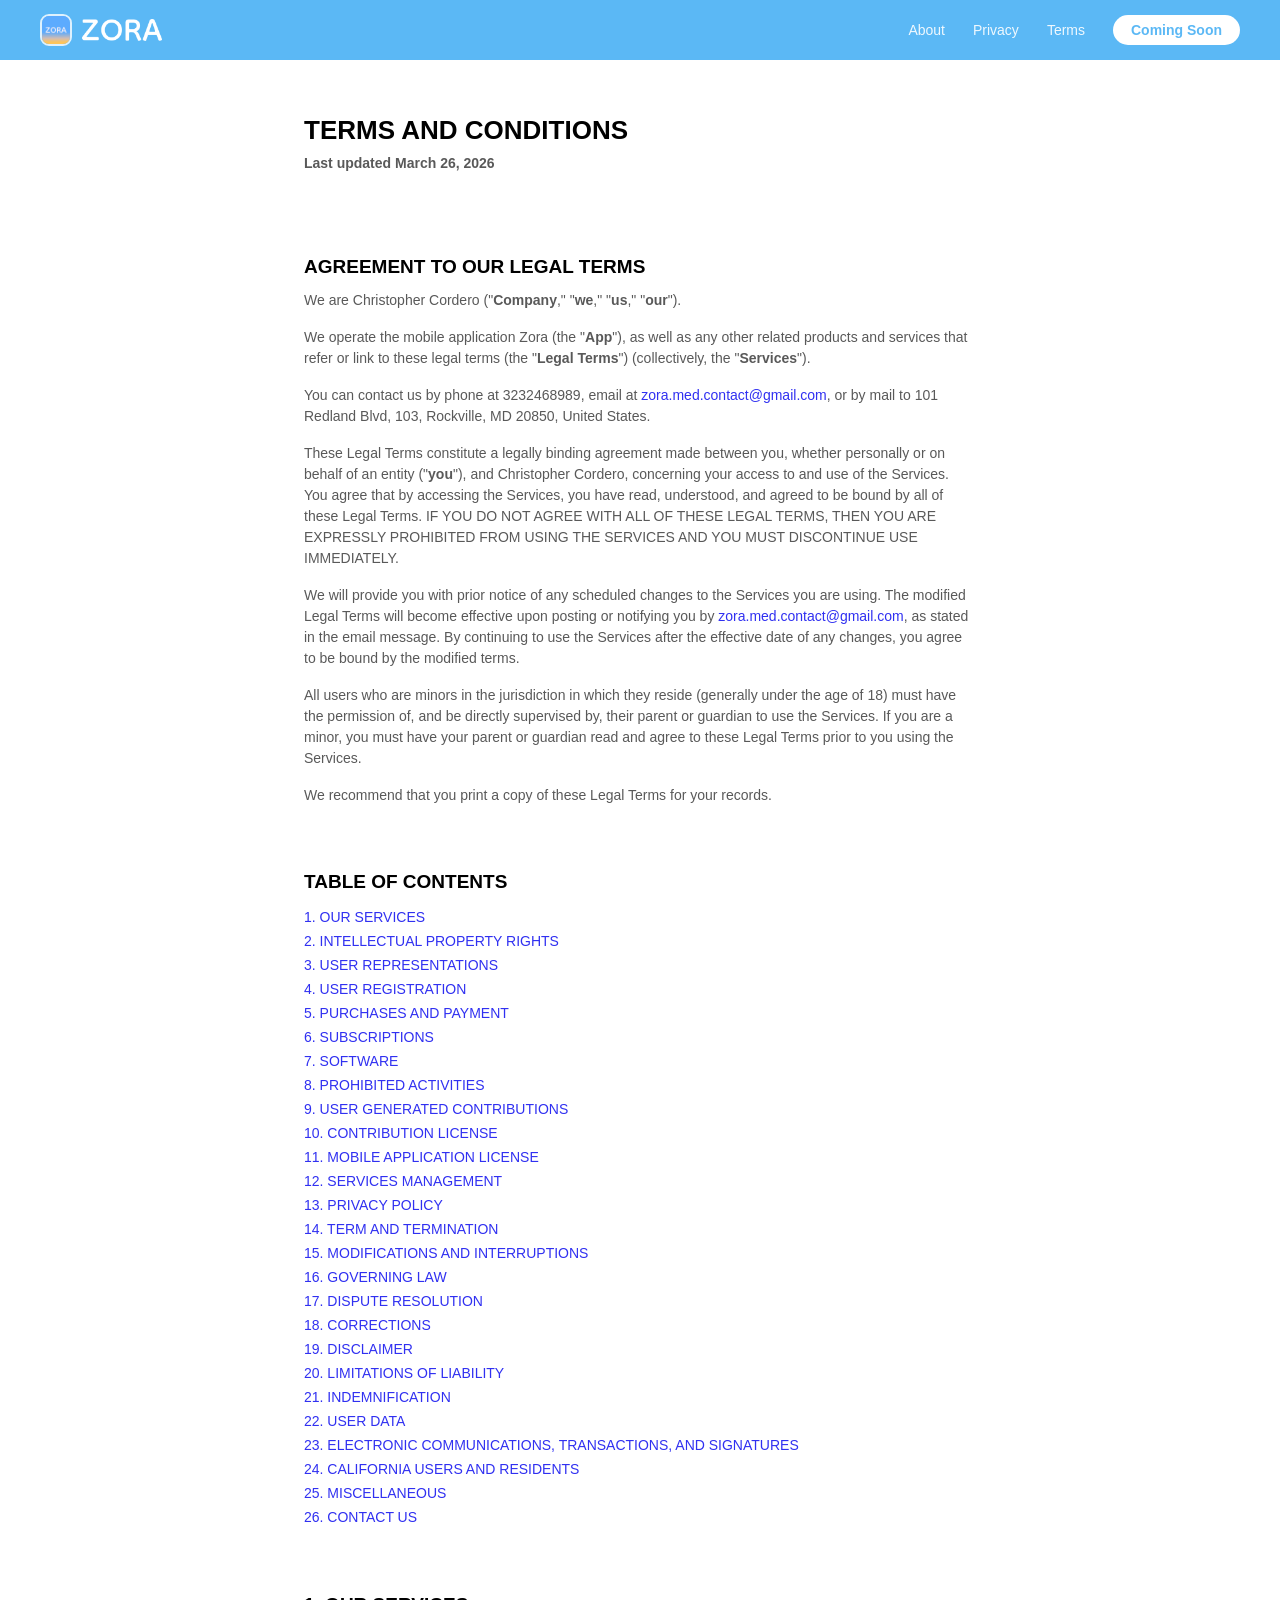
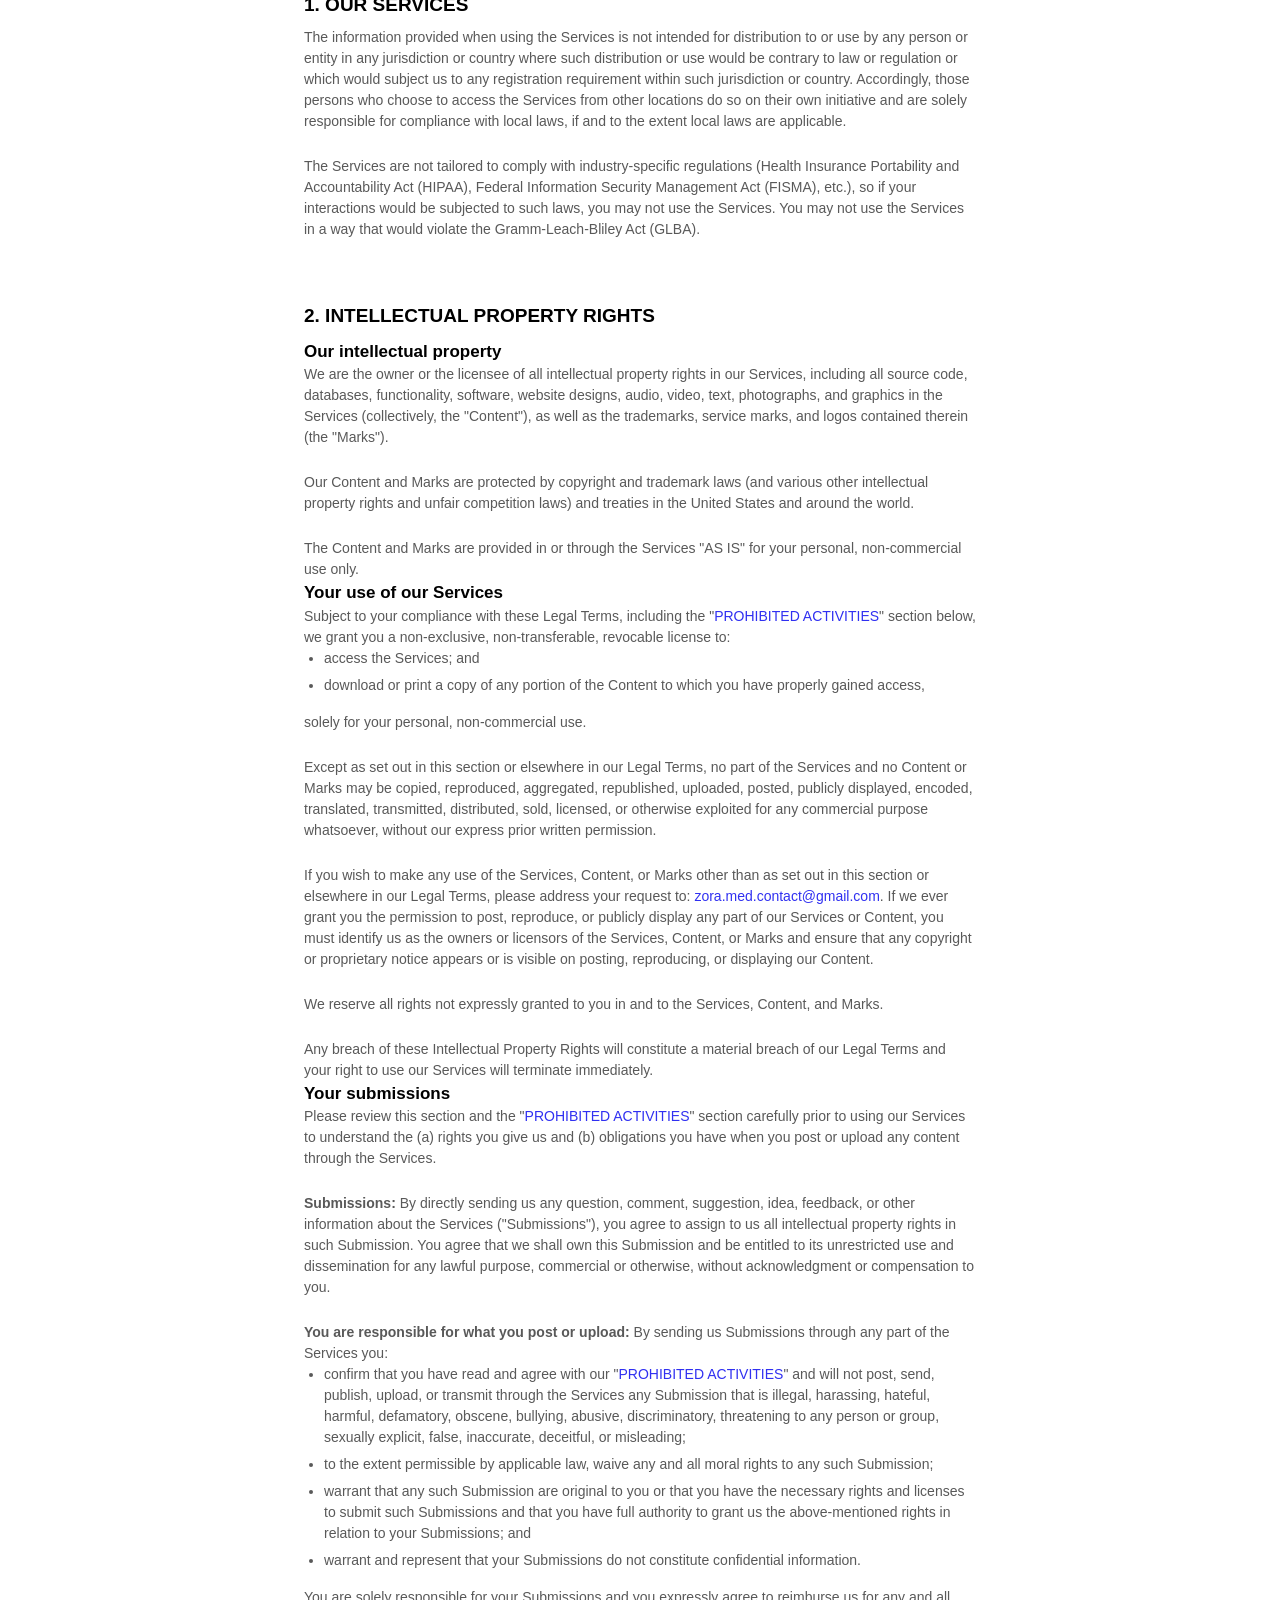
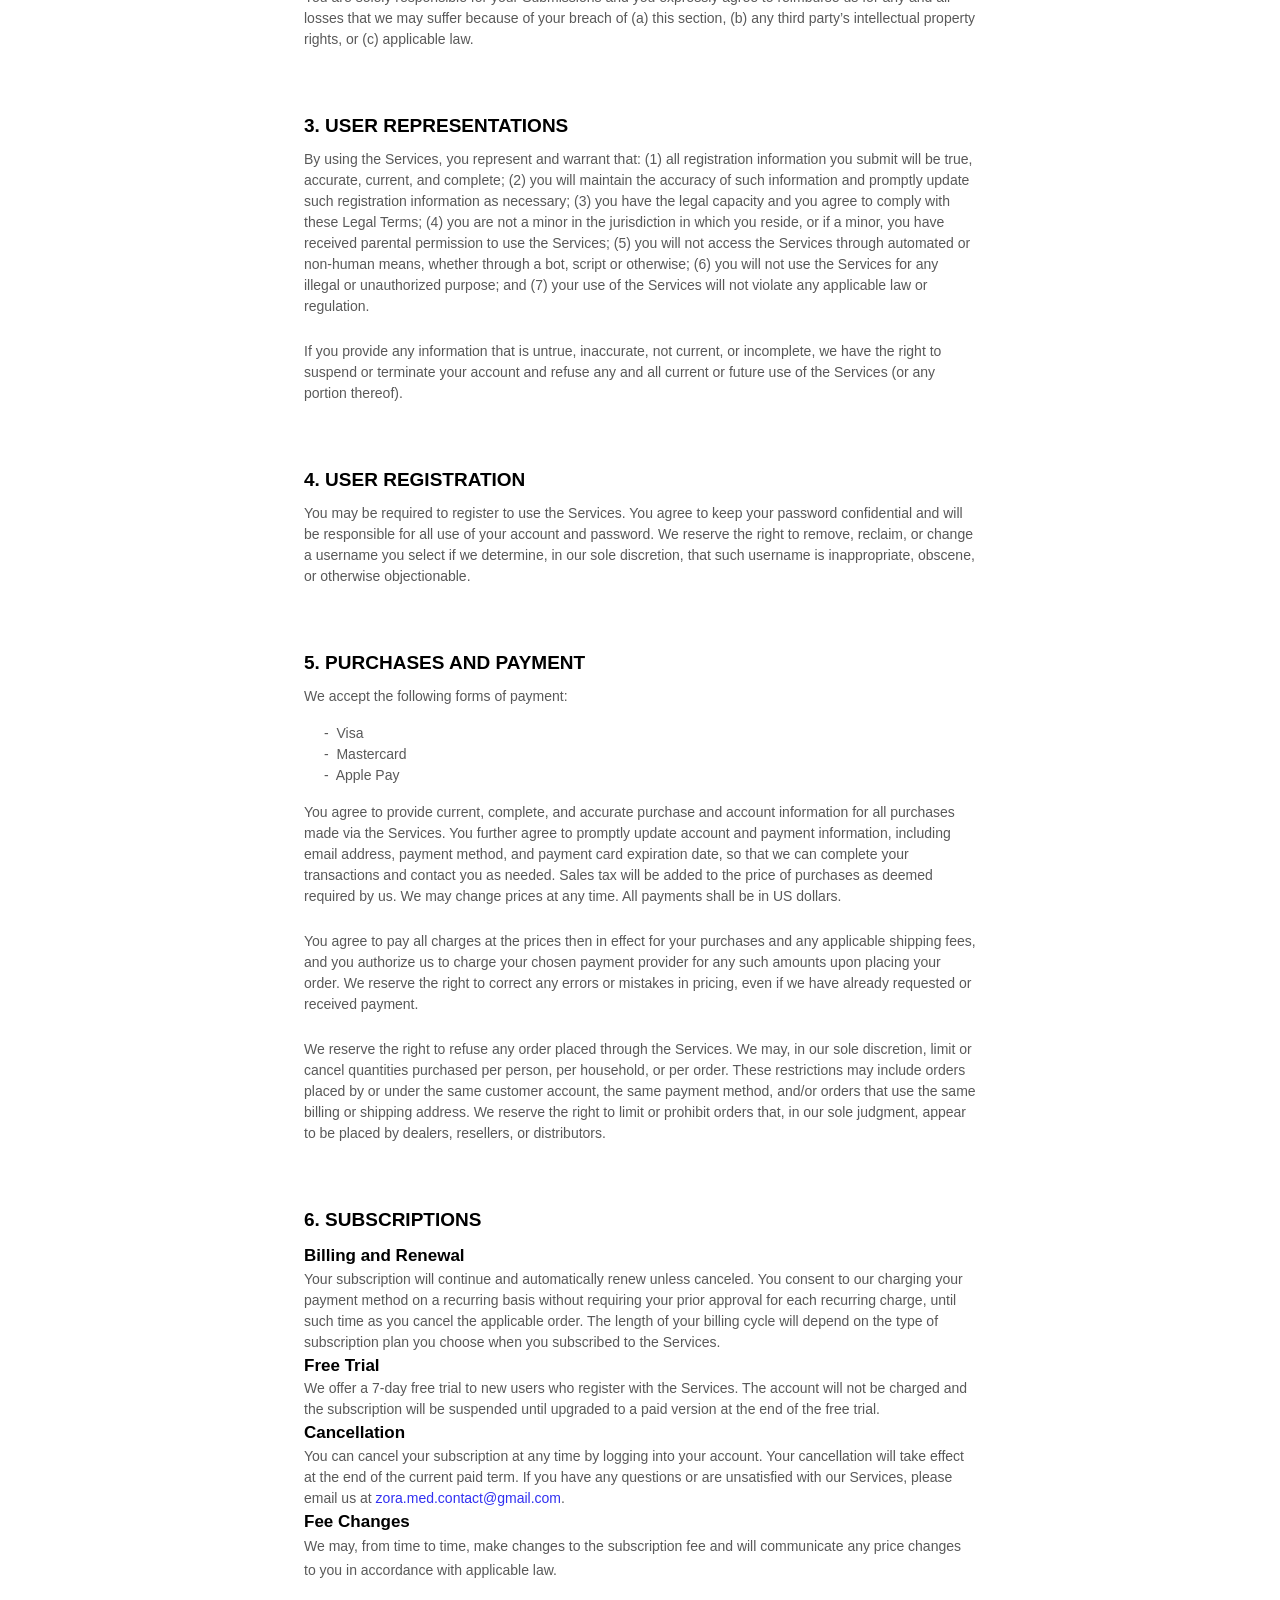
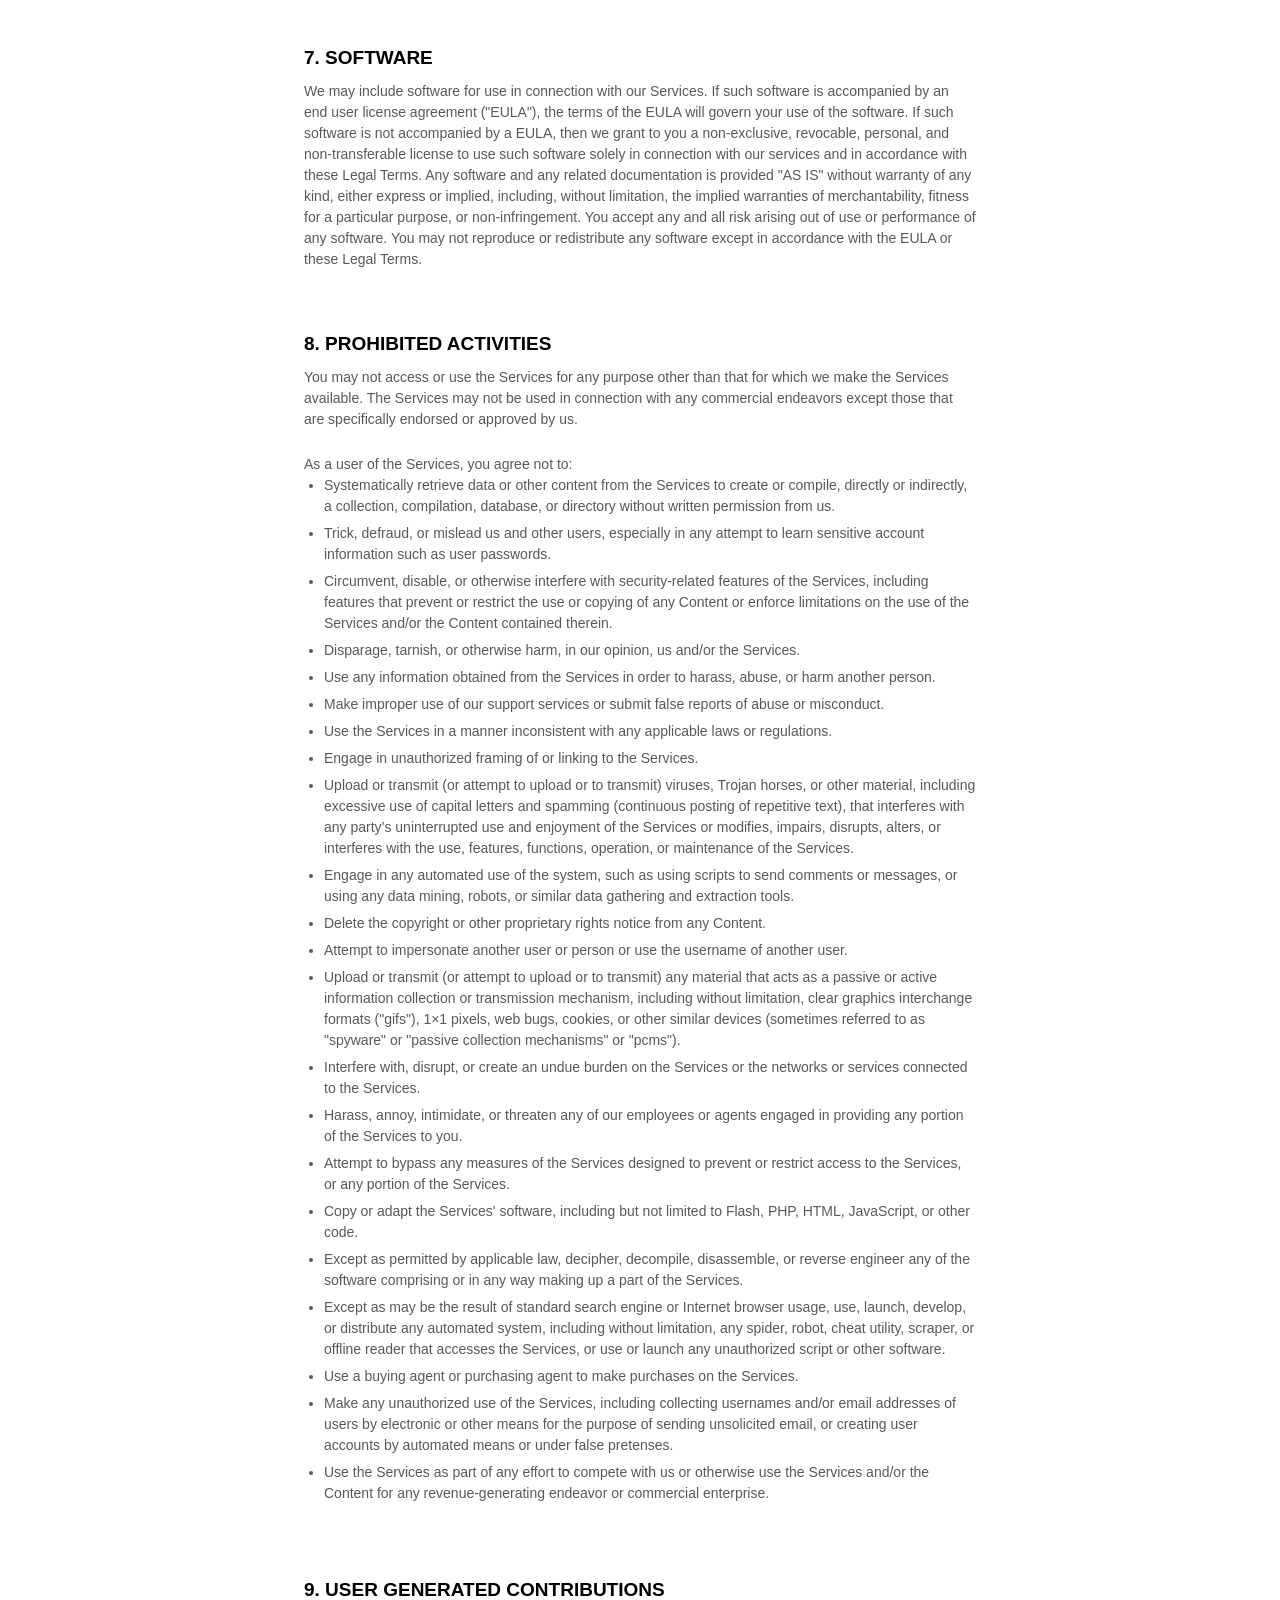
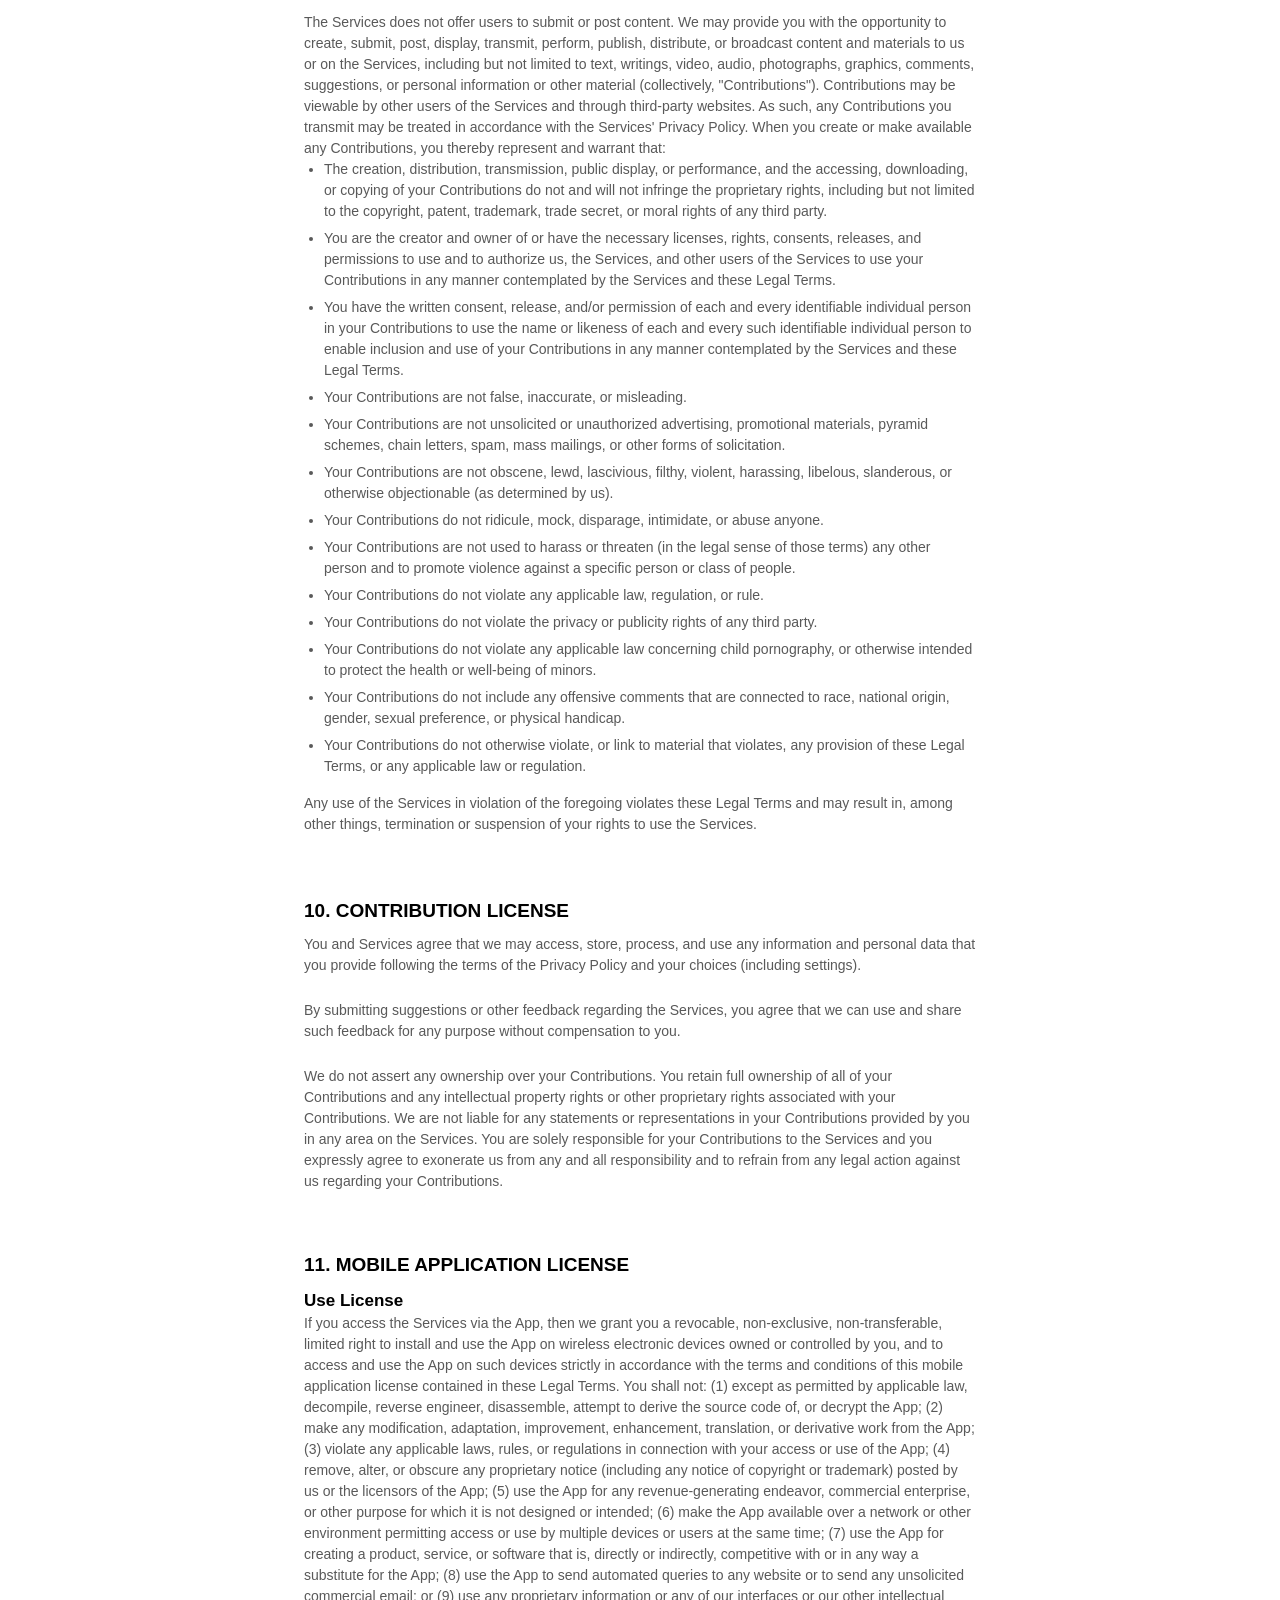
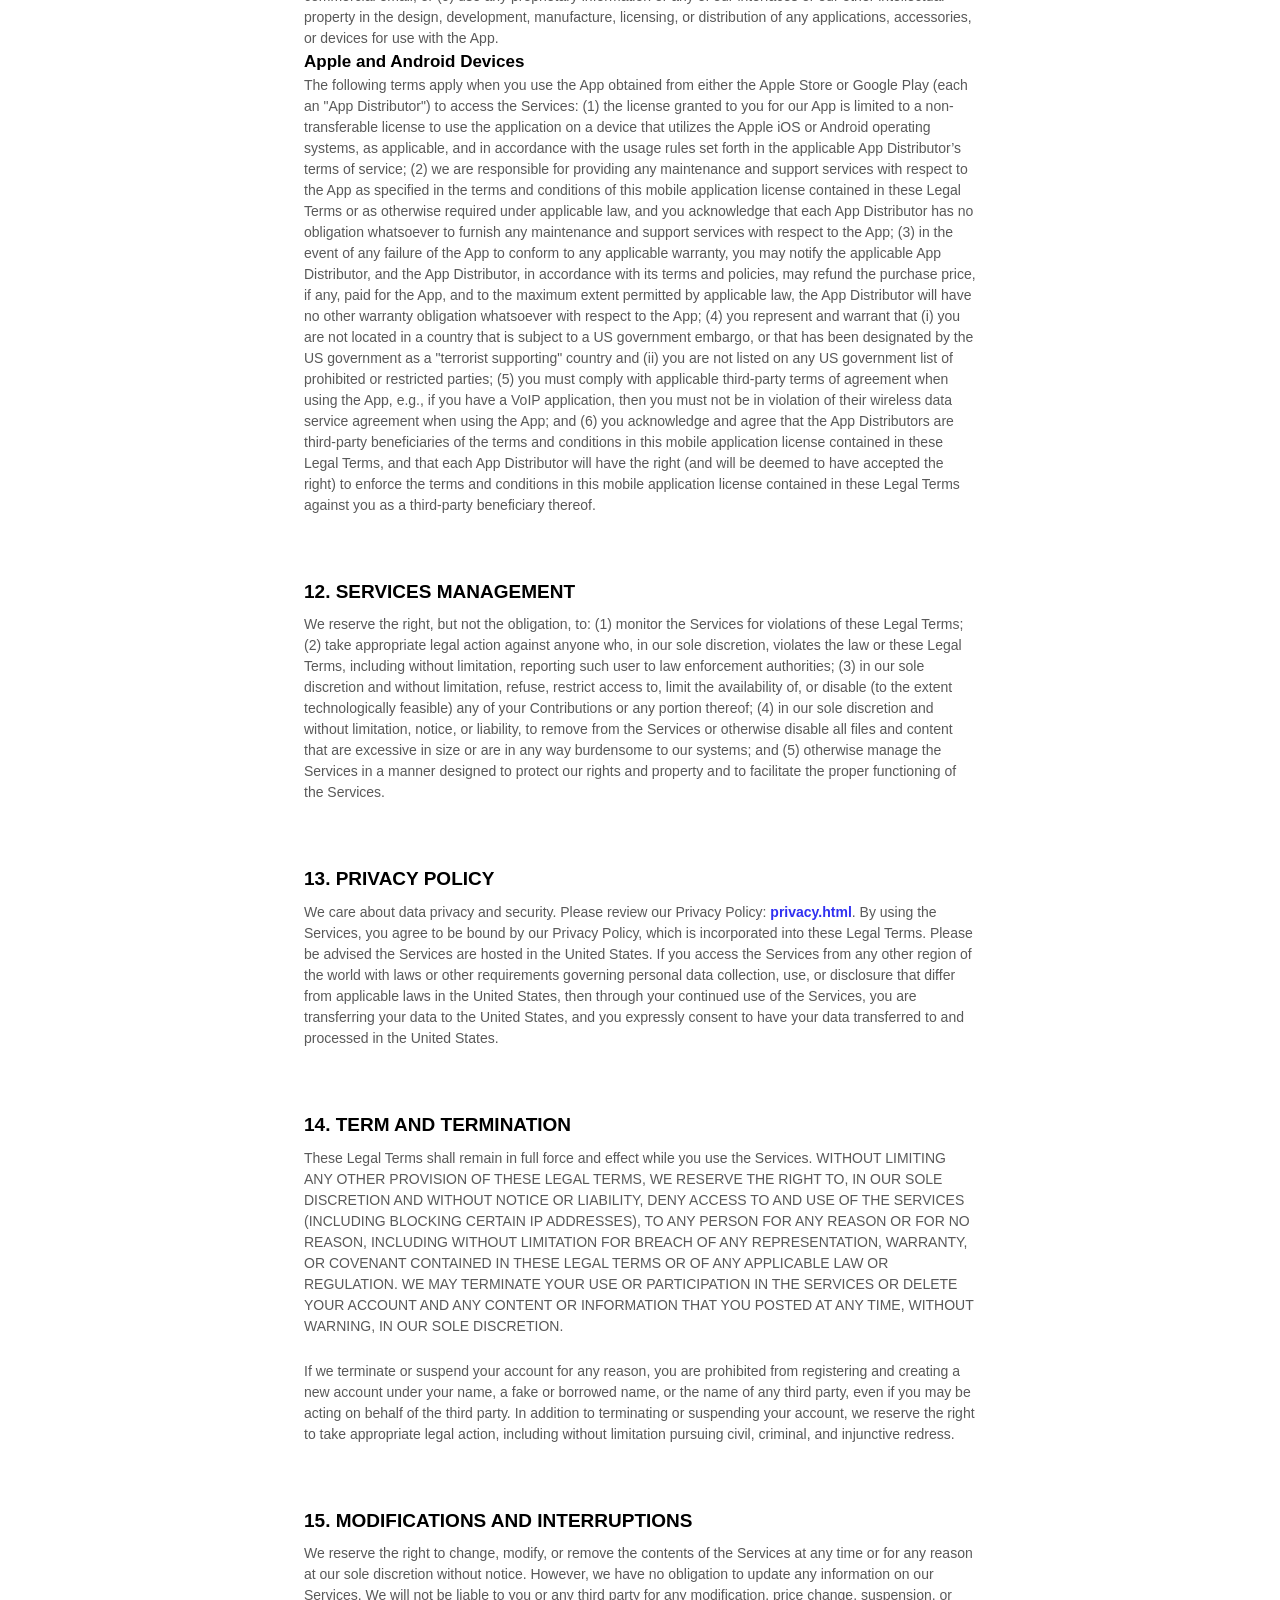
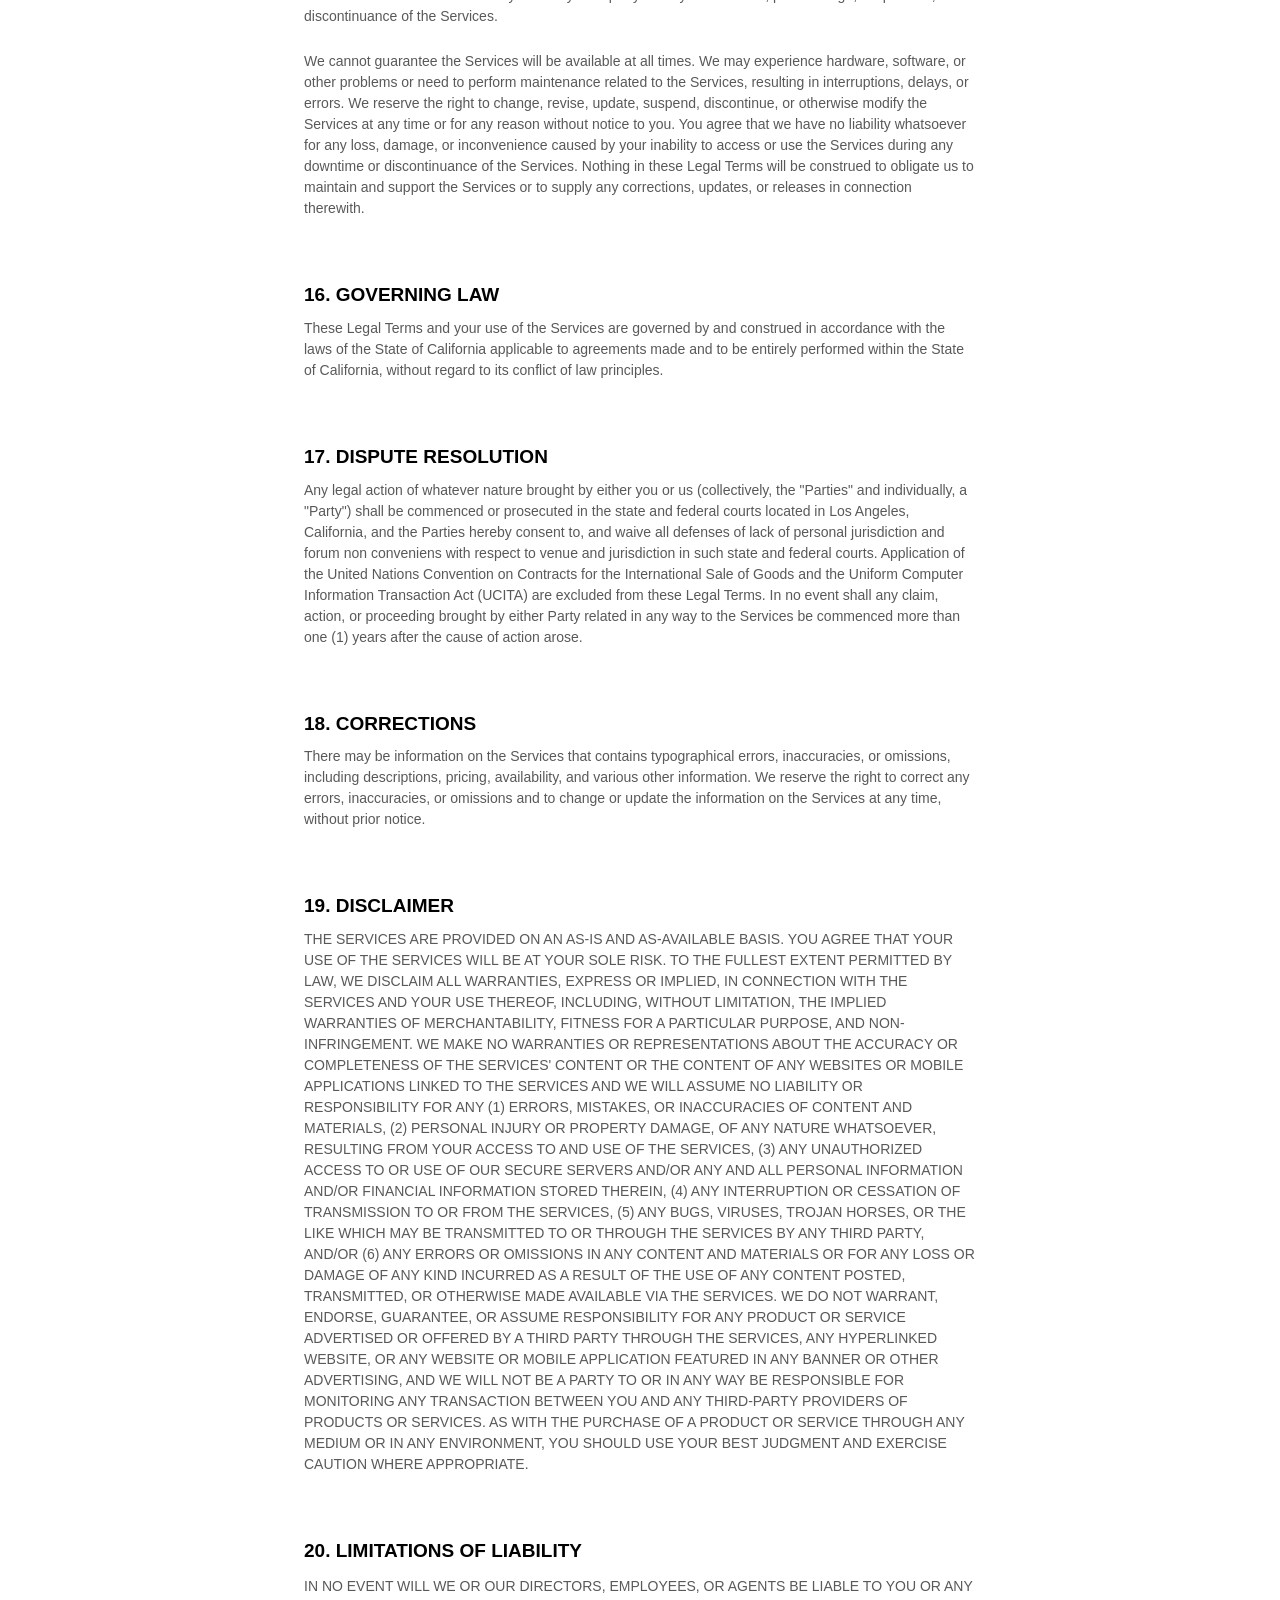
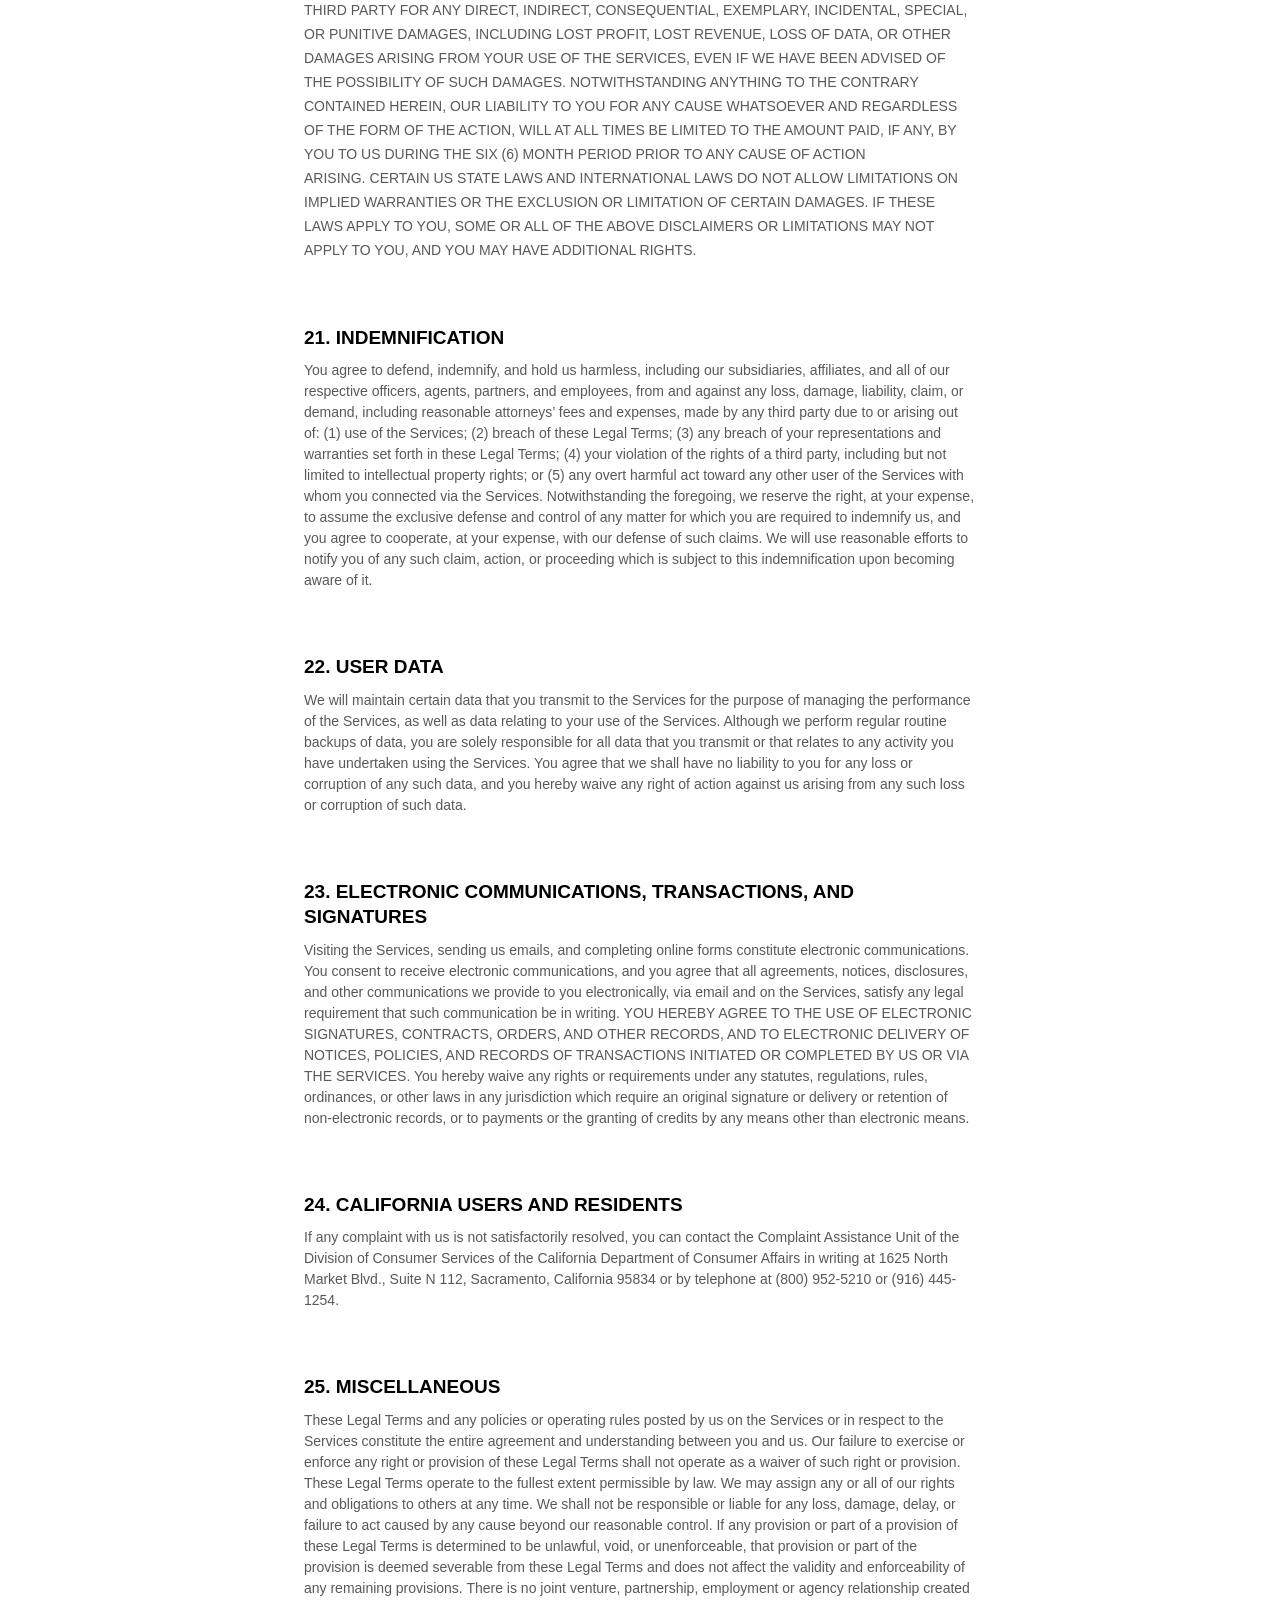
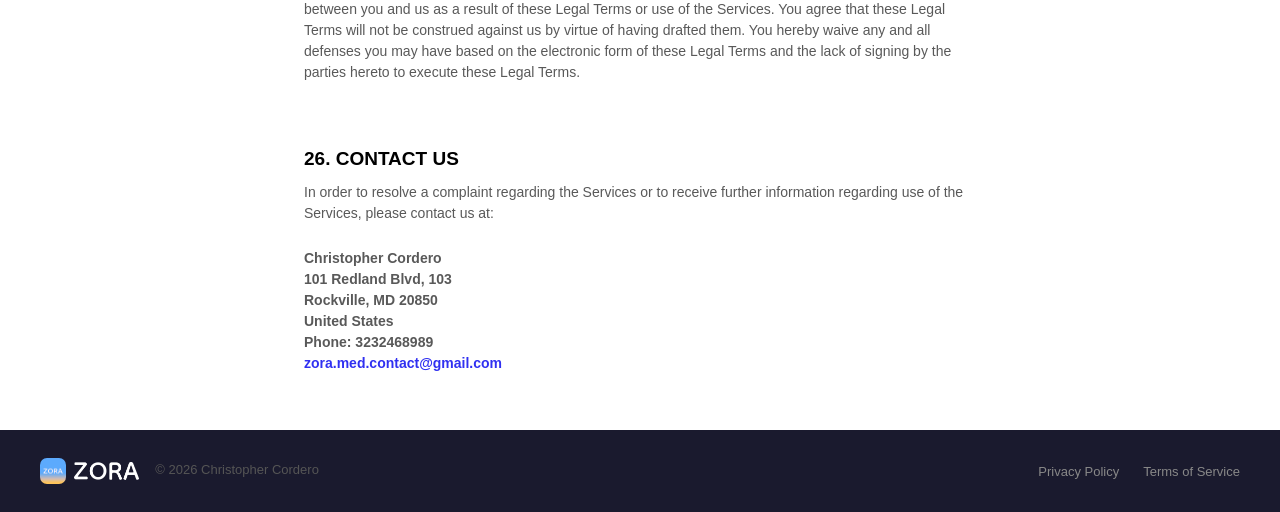
<file: terms.html>
<!DOCTYPE html>
<html lang="en">
<head>
  <meta charset="UTF-8" />
  <meta name="viewport" content="width=device-width, initial-scale=1.0" />
  <title>Terms and Conditions — ZORA</title>
  <meta name="description" content="ZORA Terms and Conditions — important legal terms for using the ZORA medication tracking app." />
  <link rel="stylesheet" href="styles.css" />
  <link rel="icon" type="image/png" href="assets/icon.png" />
  <style>
  [data-custom-class='body'], [data-custom-class='body'] * {
          background: transparent !important;
        }
[data-custom-class='title'], [data-custom-class='title'] * {
          font-family: Arial !important;
font-size: 26px !important;
color: #000000 !important;
        }
[data-custom-class='subtitle'], [data-custom-class='subtitle'] * {
          font-family: Arial !important;
color: #595959 !important;
font-size: 14px !important;
        }
[data-custom-class='heading_1'], [data-custom-class='heading_1'] * {
          font-family: Arial !important;
font-size: 19px !important;
color: #000000 !important;
        }
[data-custom-class='heading_2'], [data-custom-class='heading_2'] * {
          font-family: Arial !important;
font-size: 17px !important;
color: #000000 !important;
        }
[data-custom-class='body_text'], [data-custom-class='body_text'] * {
          color: #595959 !important;
font-size: 14px !important;
font-family: Arial !important;
        }
[data-custom-class='link'], [data-custom-class='link'] * {
          color: #3030F1 !important;
font-size: 14px !important;
font-family: Arial !important;
word-break: break-word !important;
        }
</style>
</head>
<body>

  <!-- NAV -->
  <nav>
    <a href="index.html" class="nav-logo">
      <img src="assets/icon.png" class="nav-icon" alt="ZORA icon" />
      <img src="assets/logo.png" class="nav-wordmark" alt="ZORA" />
    </a>
    <ul class="nav-links">
      <li class="hide-mobile"><a href="index.html">About</a></li>
      <li class="hide-mobile"><a href="privacy.html">Privacy</a></li>
      <li class="hide-mobile"><a href="terms.html">Terms</a></li>
      <li><a href="index.html#notify" class="nav-cta">Coming Soon</a></li>
    </ul>
  </nav>

  <!-- CONTENT -->
  <div class="prose">
    <div data-custom-class="body">
      <div align="center" style="text-align: left;"><div class="MsoNormal" data-custom-class="title" style="line-height: 1.5;"><bdt class="block-component"><span style="font-size: 19px;"></bdt><bdt class="question"><strong><h1>TERMS AND CONDITIONS</h1></strong></bdt><bdt class="statement-end-if-in-editor"></bdt></span></div><div class="MsoNormal" data-custom-class="subtitle" style="line-height: 1.5;"><strong>Last updated</strong> <bdt class="question"><strong>March 26, 2026</strong></bdt></div><div class="MsoNormal" style="line-height: 1.1;"><br></div><div style="line-height: 1.5;"><br></div><div style="line-height: 1.5;"><strong><span data-custom-class="heading_1"><h2>AGREEMENT TO OUR LEGAL TERMS</h2></span></strong></div></div><div align="center" style="text-align: left;"><div class="MsoNormal" id="agreement" style="line-height: 1.5;"><a name="_6aa3gkhykvst"></a></div></div><div align="center" style="text-align: left;"><div class="MsoNormal" data-custom-class="body_text" style="line-height: 1.5;"><span style="font-size:11.0pt;line-height:115%;font-family:Arial;
Calibri;color:#595959;mso-themecolor:text1;mso-themetint:166;">We are <bdt class="question noTranslate" data-id="9d459c4e-c548-e5cb-7729-a118548965d2">Christopher Cordero</bdt><bdt class="block-component"></bdt> (<bdt class="block-component"></bdt>"<strong>Company</strong>," "<strong>we</strong>," "<strong>us</strong>," "<strong>our</strong>"<bdt class="statement-end-if-in-editor"></bdt>)<span style="font-size:11.0pt;line-height:115%;
Arial;mso-fareast-font-family:Calibri;color:#595959;mso-themecolor:text1;
mso-themetint:166;"><span style="font-size:11.0pt;line-height:115%;
Arial;mso-fareast-font-family:Calibri;color:#595959;mso-themecolor:text1;
mso-themetint:166;"><span style="font-size:11.0pt;line-height:115%;
Arial;mso-fareast-font-family:Calibri;color:#595959;mso-themecolor:text1;
mso-themetint:166;"><bdt class="question"><bdt class="block-component">.</bdt></span><bdt class="block-component"></bdt></span></span></span></span></span></span></div></div><div align="center" style="line-height: 1;"><br></div><div align="center" style="text-align: left;"><div class="MsoNormal" data-custom-class="body_text" style="line-height: 1.5;"><span style="font-size:11.0pt;line-height:115%;font-family:Arial;
Calibri;color:#595959;mso-themecolor:text1;mso-themetint:166;">We operate <bdt class="block-component"></bdt><bdt class="block-component"></bdt>the mobile application <bdt class="question noTranslate">Zora</bdt> (the <bdt class="block-component"></bdt>"<strong>App</strong>"<bdt class="statement-end-if-in-editor"></bdt>)<bdt class="statement-end-if-in-editor"></bdt>, as well as any other related products and services that refer or link to these legal terms (the <bdt class="block-component"></bdt>"<strong>Legal Terms</strong>"<bdt class="statement-end-if-in-editor"></bdt>) (collectively, the <bdt class="block-component"></bdt>"<strong>Services</strong>"<bdt class="statement-end-if-in-editor"></bdt>).<bdt class="block-component"></bdt></span></div><div class="MsoNormal" style="line-height: 1;"><br></div><div class="MsoNormal" data-custom-class="body_text" style="line-height: 1.5;"><span style="font-size:11.0pt;line-height:115%;font-family:Arial;
Calibri;color:#595959;mso-themecolor:text1;mso-themetint:166;">You can contact us by <bdt class="block-component"></bdt>phone at <bdt class="question">3232468989</bdt>, email at <bdt class="question noTranslate"><a target="_blank" data-custom-class="link" href="mailto:zora.med.contact@gmail.com">zora.med.contact@gmail.com</a></bdt><bdt class="block-component"></bdt>,<bdt class="statement-end-if-in-editor"></bdt> or by mail to <bdt class="question noTranslate">101 Redland Blvd, 103</bdt><bdt class="block-component"></bdt>, <bdt class="question noTranslate">Rockville</bdt><bdt class="block-component"></bdt><bdt class="block-component"></bdt>, <bdt class="question noTranslate">MD</bdt><bdt class="statement-end-if-in-editor"></bdt><bdt class="block-component"></bdt><bdt class="block-component"></bdt> <bdt class="question noTranslate">20850</bdt><bdt class="statement-end-if-in-editor"></bdt><bdt class="block-component"></bdt><bdt class="block-component">, </bdt><bdt class="question noTranslate">United States</bdt><bdt class="statement-end-if-in-editor"></bdt><bdt class="block-component"></bdt>.</span></div><div class="MsoNormal" style="line-height: 1;"><br></div><div class="MsoNormal" data-custom-class="body_text" style="line-height: 1.5;"><span style="font-size:11.0pt;line-height:115%;font-family:Arial;
Calibri;color:#595959;mso-themecolor:text1;mso-themetint:166;">These Legal Terms constitute a legally binding agreement made between you, whether personally or on behalf of an entity (<bdt class="block-component"></bdt>"<strong>you</strong>"<bdt class="statement-end-if-in-editor"></bdt>), and <bdt class="question noTranslate">Christopher Cordero</bdt>, concerning your access to and use of the Services. You agree that by accessing the Services, you have read, understood, and agreed to be bound by all of these Legal Terms. IF YOU DO NOT AGREE WITH ALL OF THESE LEGAL TERMS, THEN YOU ARE EXPRESSLY PROHIBITED FROM USING THE SERVICES AND YOU MUST DISCONTINUE USE IMMEDIATELY.<bdt class="block-component"></bdt><bdt class="block-component"></bdt></span></div><div class="MsoNormal" style="line-height: 1;"><br></div><div class="MsoNormal" data-custom-class="body_text" style="line-height: 1.5;"><span style="font-size:11.0pt;line-height:115%;font-family:Arial;
Calibri;color:#595959;mso-themecolor:text1;mso-themetint:166;">We will provide you with prior notice of any scheduled changes to the Services you are using. The modified Legal Terms will become effective upon posting or notifying you by <bdt class="question noTranslate"><a target="_blank" data-custom-class="link" href="mailto:zora.med.contact@gmail.com">zora.med.contact@gmail.com</a></bdt>, as stated in the email message. By continuing to use the Services after the effective date of any changes, you agree to be bound by the modified terms.<bdt class="block-component"></bdt><bdt class="statement-end-if-in-editor"></bdt></span></div></div><div align="center" style="line-height: 1;"><br></div><div align="center" style="text-align: left;"><div class="MsoNormal" data-custom-class="body_text" style="line-height: 1.5;"><bdt class="block-container if" data-type="if" id="a2595956-7028-dbe5-123e-d3d3a93ed076"><bdt data-type="conditional-block"><bdt data-type="body"><span style="font-size:11.0pt;line-height:115%;font-family:Arial;
Calibri;color:#595959;mso-themecolor:text1;mso-themetint:166;"><bdt class="block-component"></bdt><bdt class="block-container if" data-type="if" id="a2595956-7028-dbe5-123e-d3d3a93ed076"><bdt data-type="conditional-block"><bdt data-type="body"><span style="color: rgb(89, 89, 89); font-size: 14.6667px;">All users who are minors in the jurisdiction in which they reside (generally under the age of 18) must have the permission of, and be directly supervised by, their parent or guardian to use the Services. If you are a minor, you must have your parent or guardian read and agree to these Legal Terms prior to you using the Services.</span></bdt></bdt></bdt></span></bdt></bdt><bdt class="statement-end-if-in-editor" data-type="close"></bdt></bdt></div><div class="MsoNormal" style="line-height: 1;"><br></div><div class="MsoNormal" data-custom-class="body_text" style="line-height: 1.5;">We recommend that you print a copy of these Legal Terms for your records.</div><div class="MsoNormal" style="line-height: 1.5;"><br></div><div class="MsoNormal" data-custom-class="heading_1" style="line-height: 1.5;"><strong><h2>TABLE OF CONTENTS</h2></strong></div><div class="MsoNormal" style="line-height: 1.5;"><a data-custom-class="link" href="#services"><span data-custom-class="link"><span style="color: rgb(0, 58, 250); font-size: 15px;"><span data-custom-class="body_text">1. OUR SERVICES</span></span></span></a></div><div class="MsoNormal" style="line-height: 1.5;"><a data-custom-class="link" href="#ip"><span style="color: rgb(0, 58, 250);"><span data-custom-class="body_text">2. INTELLECTUAL PROPERTY RIGHTS</span></span></a></div><div class="MsoNormal" style="line-height: 1.5;"><a data-custom-class="link" href="#userreps"></a><a data-custom-class="link" href="#userreps"><span style="color: rbg(0, 58, 250); font-size: 15px; line-height: 1.5;"><span data-custom-class="body_text">3. USER REPRESENTATIONS</span></span></a></div><div class="MsoNormal" style="line-height: 1.5;"><span style="font-size: 15px;"><span data-custom-class="body_text"><bdt class="block-component"></bdt></span></span><a data-custom-class="link" href="#userreg"><span style="color: rgb(0, 58, 250); font-size: 15px;"><span data-custom-class="body_text">4. USER REGISTRATION</span></span></a><span style="font-size: 15px;"><span data-custom-class="body_text"><bdt class="statement-end-if-in-editor"></bdt></span></span> <a data-custom-class="link" href="#products"></a></div><div class="MsoNormal" style="line-height: 1.5;"><a data-custom-class="link" href="#products"><span style="color: rgb(0, 58, 250); font-size: 15px;"><span data-custom-class="body_text"><bdt class="block-component"></bdt></span></span></a> <a data-custom-class="link" href="#purchases"></a></div><div class="MsoNormal" style="line-height: 1.5;"><a data-custom-class="link" href="#purchases"><span style="color: rgb(0, 58, 250); font-size: 15px;"><span data-custom-class="body_text"><bdt class="block-component"></bdt>5. PURCHASES AND PAYMENT<bdt class="statement-end-if-in-editor"></bdt></span></span></a></div><div class="MsoNormal" style="line-height: 1.5;"><bdt class="block-component"><span style="font-size: 15px;"></span></bdt><a data-custom-class="link" href="#subscriptions"><span style="color: rgb(0, 58, 250); font-size: 15px;"><span data-custom-class="body_text">6. SUBSCRIPTIONS</span></span></a><bdt class="statement-end-if-in-editor"><span style="font-size: 15px;"></span></bdt></div><div class="MsoNormal" style="line-height: 1.5;"><span style="font-size: 15px;"><span data-custom-class="body_text"><bdt class="block-component"></bdt></span></span> <a data-custom-class="link" href="#software"></a> <a data-custom-class="link" href="#software"></a></div><div class="MsoNormal" style="line-height: 1.5;"><a data-custom-class="link" href="#software"><span style="color: rgb(0, 58, 250); font-size: 15px;"><span data-custom-class="body_text"><bdt class="block-component"></bdt>7. SOFTWARE<bdt class="statement-end-if-in-editor"></bdt></span></span></a> <a data-custom-class="link" href="#prohibited"></a></div><div class="MsoNormal" style="line-height: 1.5;"><a data-custom-class="link" href="#prohibited"><span style="color: rgb(0, 58, 250); font-size: 15px;"><span data-custom-class="body_text">8. PROHIBITED ACTIVITIES</span></span></a> <a data-custom-class="link" href="#ugc"></a></div><div class="MsoNormal" style="line-height: 1.5;"><a data-custom-class="link" href="#ugc"><span style="color: rgb(0, 58, 250); font-size: 15px;"><span data-custom-class="body_text">9. USER GENERATED CONTRIBUTIONS</span></span></a> <a data-custom-class="link" href="#license"></a></div><div class="MsoNormal" style="line-height: 1.5;"><a data-custom-class="link" href="#license"><span style="color: rgb(0, 58, 250); font-size: 15px;"><span data-custom-class="body_text">10. CONTRIBUTION <bdt class="block-component"></bdt>LICENSE<bdt class="statement-end-if-in-editor"></bdt></span></span></a> <a data-custom-class="link" href="#reviews"></a></div><div class="MsoNormal" style="line-height: 1.5;"><a data-custom-class="link" href="#reviews"><span style="color: rgb(0, 58, 250); font-size: 15px;"><span data-custom-class="body_text"><bdt class="block-component"></bdt></span></span></a> <a data-custom-class="link" href="#mobile"></a></div><div class="MsoNormal" style="line-height: 1.5;"><a data-custom-class="link" href="#mobile"><span style="color: rgb(0, 58, 250); font-size: 15px;"><span data-custom-class="body_text"><bdt class="block-component"></bdt>11. MOBILE APPLICATION <bdt class="block-component"></bdt>LICENSE<bdt class="statement-end-if-in-editor"></bdt><bdt class="statement-end-if-in-editor"></bdt></span></span></a> <a data-custom-class="link" href="#socialmedia"></a></div><div class="MsoNormal" style="line-height: 1.5;"><a data-custom-class="link" href="#socialmedia"><span style="color: rgb(0, 58, 250); font-size: 15px;"><span data-custom-class="body_text"><bdt class="block-component"></bdt></span></span></a> <a data-custom-class="link" href="#thirdparty"></a></div><div class="MsoNormal" style="line-height: 1.5;"><a data-custom-class="link" href="#thirdparty"><span style="color: rgb(0, 58, 250); font-size: 15px;"><span data-custom-class="body_text"><bdt class="block-component"></bdt></span></span></a> <a data-custom-class="link" href="#advertisers"></a></div><div class="MsoNormal" style="line-height: 1.5;"><a data-custom-class="link" href="#advertisers"><span style="color: rgb(0, 58, 250); font-size: 15px;"><span data-custom-class="body_text"><bdt class="block-component"></bdt></span></span></a> <a data-custom-class="link" href="#sitemanage"></a></div><div class="MsoNormal" style="line-height: 1.5;"><a data-custom-class="link" href="#sitemanage"><span style="color: rgb(0, 58, 250); font-size: 15px;"><span data-custom-class="body_text">12. SERVICES MANAGEMENT</span></span></a> <a data-custom-class="link" href="#ppyes"></a></div><div class="MsoNormal" style="line-height: 1.5;"><a data-custom-class="link" href="#ppyes"><span style="color: rgb(0, 58, 250); font-size: 15px;"><span data-custom-class="body_text"><bdt class="block-component"></bdt>13. PRIVACY POLICY<bdt class="statement-end-if-in-editor"></bdt></span></span></a> <a data-custom-class="link" href="#ppno"></a></div><div class="MsoNormal" style="line-height: 1.5;"><a data-custom-class="link" href="#ppno"><span style="color: rgb(0, 58, 250); font-size: 15px;"><span data-custom-class="body_text"><bdt class="block-component"></bdt></span></span></a> <a data-custom-class="link" href="#dmca"></a></div><div class="MsoNormal" style="line-height: 1.5;"><a data-custom-class="link" href="#dmca"><span style="color: rgb(0, 58, 250); font-size: 15px;"><span data-custom-class="body_text"><bdt class="block-component"></bdt><bdt class="block-component"></bdt><bdt class="statement-end-if-in-editor"></bdt></span></span></a></div><div class="MsoNormal" style="line-height: 1.5;"><span style="font-size: 15px;"><span data-custom-class="body_text"><bdt class="block-component"></bdt><bdt class="block-component"></bdt><bdt class="block-component"></bdt></span></span> <a data-custom-class="link" href="#terms"></a></div><div class="MsoNormal" style="line-height: 1.5;"><a data-custom-class="link" href="#terms"><span style="color: rgb(0, 58, 250); font-size: 15px;"><span data-custom-class="body_text">14. TERM AND TERMINATION</span></span></a> <a data-custom-class="link" href="#modifications"></a></div><div class="MsoNormal" style="line-height: 1.5;"><a data-custom-class="link" href="#modifications"><span style="color: rgb(0, 58, 250); font-size: 15px;"><span data-custom-class="body_text">15. MODIFICATIONS AND INTERRUPTIONS</span></span></a> <a data-custom-class="link" href="#law"></a></div><div class="MsoNormal" style="line-height: 1.5;"><a data-custom-class="link" href="#law"><span style="color: rgb(0, 58, 250); font-size: 15px;"><span data-custom-class="body_text">16. GOVERNING LAW</span></span></a> <a data-custom-class="link" href="#disputes"></a></div><div class="MsoNormal" style="line-height: 1.5;"><a data-custom-class="link" href="#disputes"><span style="color: rgb(0, 58, 250); font-size: 15px;"><span data-custom-class="body_text">17. DISPUTE RESOLUTION</span></span></a> <a data-custom-class="link" href="#corrections"></a></div><div class="MsoNormal" style="line-height: 1.5;"><a data-custom-class="link" href="#corrections"><span style="color: rgb(0, 58, 250); font-size: 15px;"><span data-custom-class="body_text">18. CORRECTIONS</span></span></a> <a data-custom-class="link" href="#disclaimer"></a></div><div class="MsoNormal" style="line-height: 1.5;"><a data-custom-class="link" href="#disclaimer"><span style="color: rgb(0, 58, 250); font-size: 15px;"><span data-custom-class="body_text">19. DISCLAIMER</span></span></a> <a data-custom-class="link" href="#liability"></a></div><div class="MsoNormal" style="line-height: 1.5;"><a data-custom-class="link" href="#liability"><span style="color: rgb(0, 58, 250); font-size: 15px;"><span data-custom-class="body_text">20. LIMITATIONS OF LIABILITY</span></span></a> <a data-custom-class="link" href="#indemnification"></a></div><div class="MsoNormal" style="line-height: 1.5;"><a data-custom-class="link" href="#indemnification"><span style="color: rgb(0, 58, 250); font-size: 15px;"><span data-custom-class="body_text">21. INDEMNIFICATION</span></span></a> <a data-custom-class="link" href="#userdata"></a></div><div class="MsoNormal" style="line-height: 1.5;"><a data-custom-class="link" href="#userdata"><span style="color: rgb(0, 58, 250); font-size: 15px;"><span data-custom-class="body_text">22. USER DATA</span></span></a> <a data-custom-class="link" href="#electronic"></a></div><div class="MsoNormal" style="line-height: 1.5;"><a data-custom-class="link" href="#electronic"><span style="color: rgb(0, 58, 250); font-size: 15px;"><span data-custom-class="body_text">23. ELECTRONIC COMMUNICATIONS, TRANSACTIONS, AND SIGNATURES</span></span></a> <a data-custom-class="link" href="#california"></a></div><div class="MsoNormal" style="line-height: 1.5;"><bdt class="block-component"><span style="font-size: 15px;"></span></bdt></div><div class="MsoNormal" style="line-height: 1.5;"><a data-custom-class="link" href="#california"><span style="color: rgb(0, 58, 250); font-size: 15px;"><span data-custom-class="body_text"><bdt class="block-component"></bdt>24. CALIFORNIA USERS AND RESIDENTS<bdt class="statement-end-if-in-editor"></bdt></span></span></a> <a data-custom-class="link" href="#misc"></a></div><div class="MsoNormal" style="line-height: 1.5;"><a data-custom-class="link" href="#misc"><span style="color: rgb(0, 58, 250); font-size: 15px;"><span data-custom-class="body_text">25. MISCELLANEOUS</span></span></a> <a data-custom-class="link" href="#contact"></a></div><div class="MsoNormal" style="line-height: 1.5;"><bdt class="block-component"></span></bdt></div><div class="MsoNormal" style="line-height: 1.5;"><bdt class="block-component"></bdt></div><div class="MsoNormal" style="line-height: 1.5;"><bdt class="block-component"></bdt></div><div class="MsoNormal" style="line-height: 1.5;"><bdt class="block-component"></bdt></div><div class="MsoNormal" style="line-height: 1.5;"><bdt class="block-component"></bdt></div><div class="MsoNormal" style="line-height: 1.5;"><bdt class="block-component"></bdt></div><div class="MsoNormal" style="line-height: 1.5;"><bdt class="block-component"></bdt></div><div class="MsoNormal" style="line-height: 1.5;"><bdt class="block-component"></bdt></div><div class="MsoNormal" style="line-height: 1.5;"><bdt class="block-component"></bdt></div><div class="MsoNormal" style="line-height: 1.5;"><bdt class="block-component"></bdt></div><div class="MsoNormal" style="line-height: 1.5;"><a data-custom-class="link" href="#contact"><span style="color: rgb(0, 58, 250); font-size: 15px;"><span data-custom-class="body_text">26. CONTACT US</span></span></a></div></div><div align="center" style="text-align: left;"><div class="MsoNormal" data-custom-class="heading_1" style="line-height: 1.5;"><a name="_b6y29mp52qvx"></a></div><div class="MsoNormal" style="line-height: 1.5;"><br></div><div class="MsoNormal" data-custom-class="heading_1" id="services" style="line-height: 1.5;"><strong><span style="font-size: 19px; line-height: 1.5;"><h2>1. OUR SERVICES</h2></span></strong></div><div class="MsoNormal" data-custom-class="body_text" style="line-height: 1.5;"><span style="font-size: 15px;">The information provided when using the Services is not intended for distribution to or use by any person or entity in any jurisdiction or country where such distribution or use would be contrary to law or regulation or which would subject us to any registration requirement within such jurisdiction or country. Accordingly, those persons who choose to access the Services from other locations do so on their own initiative and are solely responsible for compliance with local laws, if and to the extent local laws are applicable.<bdt class="block-component"></bdt></span><bdt class="block-component"><span style="font-size: 15px;"></span></bdt></div><div class="MsoNormal" style="line-height: 1.5;"><br></div><div class="MsoNormal" data-custom-class="body_text" style="line-height: 1.5;"><span style="font-size: 15px;">The Services are not tailored to comply with industry-specific regulations (Health Insurance Portability and Accountability Act (HIPAA), Federal Information Security Management Act (FISMA), etc.), so if your interactions would be subjected to such laws, you may not use the Services. You may not use the Services in a way that would violate the Gramm-Leach-Bliley Act (GLBA).<bdt class="block-component"></bdt><bdt class="statement-end-if-in-editor"></bdt></div><div class="MsoNormal" style="line-height: 1.5;"><br></div></div><div align="center" data-custom-class="heading_1" style="text-align: left; line-height: 1.5;"><strong><span id="ip" style="font-size: 19px; line-height: 1.5;"><h2>2. INTELLECTUAL PROPERTY RIGHTS</h2></span></strong></div><div align="center" style="text-align: left;"><div class="MsoNormal" data-custom-class="heading_2" style="line-height: 1.5;"><strong><h3>Our intellectual property</h3></strong></div><div class="MsoNormal" data-custom-class="body_text" style="line-height: 1.5;"><span style="font-size:11.0pt;line-height:115%;font-family:Arial;
Calibri;color:#595959;mso-themecolor:text1;mso-themetint:166;">We are the owner or the licensee of all intellectual property rights in our Services, including all source code, databases, functionality, software, website designs, audio, video, text, photographs, and graphics in the Services (collectively, the <bdt class="block-component"></bdt>"Content"<bdt class="statement-end-if-in-editor"></bdt>), as well as the trademarks, service marks, and logos contained therein (the <bdt class="block-component"></bdt>"Marks"<bdt class="statement-end-if-in-editor"></bdt>).</span></div><div class="MsoNormal" style="line-height: 1.5;"><br></div><div class="MsoNormal" data-custom-class="body_text" style="line-height: 1.5;"><span style="font-size:11.0pt;line-height:115%;font-family:Arial;
Calibri;color:#595959;mso-themecolor:text1;mso-themetint:166;">Our Content and Marks are protected by copyright and trademark laws (and various other intellectual property rights and unfair competition laws) and treaties<bdt class="block-component"></bdt> in the United States and<bdt class="statement-end-if-in-editor"></bdt> around the world.</span></div><div class="MsoNormal" style="line-height: 1.5;"><br></div><div class="MsoNormal" data-custom-class="body_text" style="line-height: 1.5;"><span style="font-size:11.0pt;line-height:115%;font-family:Arial;
Calibri;color:#595959;mso-themecolor:text1;mso-themetint:166;">The Content and Marks are provided in or through the Services <bdt class="block-component"></bdt>"AS IS"<bdt class="statement-end-if-in-editor"></bdt> for your <bdt class="block-component"></bdt>personal, non-commercial use<bdt class="block-component"></bdt> only.</span></div><div class="MsoNormal" data-custom-class="heading_2" style="line-height: 1.5;"><strong><h3>Your use of our Services</h3></strong></div><div class="MsoNormal" data-custom-class="body_text" style="line-height: 1.5;"><span style="font-size: 15px;">Subject to your compliance with these Legal Terms, including the <bdt class="block-component"></bdt>"<bdt class="statement-end-if-in-editor"></bdt></span><a data-custom-class="link" href="#prohibited"><span style="color: rgb(0, 58, 250); font-size: 15px;">PROHIBITED ACTIVITIES</span></a><span style="font-size: 15px;"><bdt class="block-component"></bdt>"<bdt class="statement-end-if-in-editor"></bdt> section below, we grant you a non-exclusive, non-transferable, revocable <bdt class="block-component"></bdt>license<bdt class="statement-end-if-in-editor"></bdt> to:</span></div><ul><li class="MsoNormal" data-custom-class="body_text" style="line-height: 1.5;"><span style="font-size: 15px;">access the Services; and</span></li><li class="MsoNormal" data-custom-class="body_text" style="line-height: 1.5;"><span style="font-size: 15px;">download or print a copy of any portion of the Content to which you have properly gained access,</span></li></ul><div class="MsoNormal" data-custom-class="body_text" style="line-height: 1.5;"><span style="font-size:11.0pt;line-height:115%;font-family:Arial;
Calibri;color:#595959;mso-themecolor:text1;mso-themetint:166;">solely for your <bdt class="block-component"></bdt>personal, non-commercial use<bdt class="block-component"></bdt>.</span></div><div class="MsoNormal" style="line-height: 1.5;"><br></div><div class="MsoNormal" data-custom-class="body_text" style="line-height: 1.5;"><span style="font-size:11.0pt;line-height:115%;font-family:Arial;
Calibri;color:#595959;mso-themecolor:text1;mso-themetint:166;">Except as set out in this section or elsewhere in our Legal Terms, no part of the Services and no Content or Marks may be copied, reproduced,
aggregated, republished, uploaded, posted, publicly displayed, encoded,
translated, transmitted, distributed, sold, licensed, or otherwise exploited
for any commercial purpose whatsoever, without our express prior written
permission.</span></div><div class="MsoNormal" style="line-height: 1.5;"><br></div><div class="MsoNormal" data-custom-class="body_text" style="line-height: 1.5;"><span style="font-size:11.0pt;line-height:115%;font-family:Arial;
Calibri;color:#595959;mso-themecolor:text1;mso-themetint:166;">If you wish to make any use of the Services, Content, or Marks other than as set out in this section or elsewhere in our Legal Terms, please address your request to: <bdt class="question noTranslate"><a target="_blank" data-custom-class="link" href="mailto:zora.med.contact@gmail.com">zora.med.contact@gmail.com</a></bdt>. If we ever grant you the permission to post, reproduce, or publicly display any part of our Services or Content, you must identify us as the owners or licensors of the Services, Content, or Marks and ensure that any copyright or proprietary notice appears or is visible on posting, reproducing, or displaying our Content.</span></div></div><div align="center" style="line-height: 1.5;"><br></div><div align="center" style="text-align: left;"><div class="MsoNormal" data-custom-class="body_text" style="line-height: 1.5;"><span style="font-size:11.0pt;line-height:115%;font-family:Arial;
Calibri;color:#595959;mso-themecolor:text1;mso-themetint:166;">We reserve all rights not expressly granted to you in and to the Services, Content, and Marks.</span></div><div class="MsoNormal" style="line-height: 1.5;"><br></div><div class="MsoNormal" data-custom-class="body_text" style="line-height: 1.5;"><span style="font-size:11.0pt;line-height:115%;font-family:Arial;
Calibri;color:#595959;mso-themecolor:text1;mso-themetint:166;">Any breach of these Intellectual Property Rights will constitute a material breach of our Legal Terms and your right to use our Services will terminate immediately.</span></div><div class="MsoNormal" data-custom-class="heading_2" style="line-height: 1.5;"><span style="font-size:11.0pt;line-height:1.5;font-family:Arial;
Calibri;color:#595959;mso-themecolor:text1;mso-themetint:166;"><strong><h3>Your submissions<bdt class="block-component"></strong></bdt></span></div><div class="MsoNormal" data-custom-class="body_text" style="line-height: 1.5;"><span style="font-size: 15px;">Please review this section and the <bdt class="block-component"></bdt>"<bdt class="statement-end-if-in-editor"></bdt><a data-custom-class="link" href="#prohibited"><span style="color: rgb(0, 58, 250);">PROHIBITED ACTIVITIES</span></a><bdt class="block-component"></bdt>"<bdt class="statement-end-if-in-editor"></bdt> section carefully prior to using our Services to understand the (a) rights you give us and (b) obligations you have when you post or upload any content through the Services.</span></div><div class="MsoNormal" style="line-height: 1.5;"><br></div><div class="MsoNormal" data-custom-class="body_text" style="line-height: 1.5;"><span style="font-size: 15px;"><strong>Submissions:</strong> By directly sending us any question, comment, suggestion, idea, feedback, or other information about the Services (<bdt class="block-component"></bdt>"Submissions"<bdt class="statement-end-if-in-editor"></bdt>), you agree to assign to us all intellectual property rights in such Submission. You agree that we shall own this Submission and be entitled to its unrestricted use and dissemination for any lawful purpose, commercial or otherwise, without acknowledgment or compensation to you.<bdt class="block-component"></bdt></span></div><div class="MsoNormal" style="line-height: 1.5;"><br></div><div class="MsoNormal" data-custom-class="body_text" style="line-height: 1.5;"><span style="font-size: 15px;"><strong>You are responsible for what you post or upload:</strong> By sending us Submissions<bdt class="block-component"></bdt> through any part of the Services<bdt class="block-component"></bdt> you:</span></div><ul><li class="MsoNormal" data-custom-class="body_text" style="line-height: 1.5;"><span style="font-size: 15px;">confirm that you have read and agree with our <bdt class="block-component"></bdt>"<bdt class="statement-end-if-in-editor"></bdt></span><a data-custom-class="link" href="#prohibited"><span style="color: rgb(0, 58, 250); font-size: 15px;">PROHIBITED ACTIVITIES</span></a><span style="font-size: 15px;"><bdt class="block-component"></bdt>"<bdt class="statement-end-if-in-editor"></bdt> and will not post, send, publish, upload, or transmit through the Services any Submission<bdt class="block-component"></bdt> that is illegal, harassing, hateful, harmful, defamatory, obscene, bullying, abusive, discriminatory, threatening to any person or group, sexually explicit, false, inaccurate, deceitful, or misleading;</span></li><li class="MsoNormal" data-custom-class="body_text" style="line-height: 1.5;"><span style="font-size: 15px;">to the extent permissible by applicable law, waive any and all moral rights to any such Submission<bdt class="block-component"></bdt>;</span></li><li class="MsoNormal" data-custom-class="body_text" style="line-height: 1.5;"><span style="font-size: 15px;">warrant that any such Submission<bdt class="block-component"></bdt> are original to you or that you have the necessary rights and <bdt class="block-component"></bdt>licenses<bdt class="statement-end-if-in-editor"></bdt> to submit such Submissions<bdt class="block-component"></bdt> and that you have full authority to grant us the above-mentioned rights in relation to your Submissions<bdt class="block-component"></bdt>; and</span></li><li class="MsoNormal" data-custom-class="body_text" style="line-height: 1.5;"><span style="font-size: 15px;">warrant and represent that your Submissions<bdt class="block-component"></bdt> do not constitute confidential information.</span></li></ul><div class="MsoNormal" data-custom-class="body_text" style="line-height: 1.5;">You are solely responsible for your Submissions<bdt class="block-component"></bdt> and you expressly agree to reimburse us for any and all losses that we may suffer because of your breach of (a) this section, (b) any third party’s intellectual property rights, or (c) applicable law.<bdt class="block-component"></bdt><bdt class="block-component"></bdt></div><div class="MsoNormal" style="line-height: 1.5;"><br></div></div><div align="center" style="text-align: left;"><div class="MsoNormal" data-custom-class="heading_1" id="userreps" style="line-height: 1.5;"><a name="_5hg7kgyv9l8z"></a><strong><span style="line-height: 1.5; font-family: Arial; font-size: 19px;"><h2>3. USER REPRESENTATIONS</h2></span></strong></div></div><div align="center" style="text-align: left;"><div class="MsoNormal" data-custom-class="body_text" style="line-height: 1.5;"><span style="font-size:11.0pt;line-height:115%;font-family:Arial;
Calibri;color:#595959;mso-themecolor:text1;mso-themetint:166;">By using the Services, you represent and warrant that:</span><bdt class="block-container if" data-type="if" id="d2d82ca8-275f-3f86-8149-8a5ef8054af6"><bdt data-type="conditional-block"><bdt class="block-component" data-record-question-key="user_account_option" data-type="statement"></bdt> <bdt data-type="body"><span style="color: rgb(89, 89, 89); font-size: 11pt;">(</span><span style="color: rgb(89, 89, 89); font-size: 14.6667px;">1</span><span style="color: rgb(89, 89, 89); font-size: 11pt;">) all registration information you submit
will be true, accurate, current, and complete; (</span><span style="color: rgb(89, 89, 89); font-size: 14.6667px;">2</span><span style="color: rgb(89, 89, 89); font-size: 11pt;">) you will maintain the accuracy of such information and promptly update such registration information as necessary;</span></bdt></bdt><bdt class="statement-end-if-in-editor" data-type="close"></bdt> </bdt><span style="color: rgb(89, 89, 89); font-size: 11pt;">(</span><span style="color: rgb(89, 89, 89); font-size: 14.6667px;">3</span><span style="color: rgb(89, 89, 89); font-size: 11pt;">) you have the legal capacity and you agree to comply with these Legal Terms;</span><bdt class="block-container if" data-type="if" id="8d4c883b-bc2c-f0b4-da3e-6d0ee51aca13"><bdt data-type="conditional-block"><bdt class="block-component" data-record-question-key="user_u13_option" data-type="statement"></bdt> </bdt><span style="color: rgb(89, 89, 89); font-size: 11pt;">(</span><span style="color: rgb(89, 89, 89); font-size: 14.6667px;">4</span><span style="color: rgb(89, 89, 89); font-size: 11pt;">) you are not a
minor in the jurisdiction in which you reside<bdt class="block-container if" data-type="if" id="76948fab-ec9e-266a-bb91-948929c050c9"><bdt data-type="conditional-block"><bdt class="block-component" data-record-question-key="user_o18_option" data-type="statement"></bdt><bdt data-type="body">, or if a minor, you have
received parental permission to use the Services</bdt></bdt><bdt class="statement-end-if-in-editor" data-type="close"></bdt></bdt>; (</span><span style="color: rgb(89, 89, 89); font-size: 14.6667px;">5</span><span style="color: rgb(89, 89, 89); font-size: 11pt;">) you will not access the Services through automated or non-human means, whether through a bot, script or
otherwise; (</span><span style="color: rgb(89, 89, 89); font-size: 14.6667px;">6</span><span style="color: rgb(89, 89, 89); font-size: 11pt;">) you will not use the Services for any illegal or <bdt class="block-component"></bdt>unauthorized<bdt class="statement-end-if-in-editor"></bdt> purpose; and (</span><span style="color: rgb(89, 89, 89); font-size: 14.6667px;">7</span><span style="color: rgb(89, 89, 89); font-size: 11pt;">) your use of the Services will not violate any applicable law or regulation.</span><span style="color: rgb(89, 89, 89); font-size: 14.6667px;"></span></div></div><div align="center" style="line-height: 1.5;"><br></div><div align="center" style="text-align: left;"><div class="MsoNormal" style="text-align: justify; line-height: 115%;"><div class="MsoNormal" style="line-height: 17.25px;"><div class="MsoNormal" data-custom-class="body_text" style="line-height: 1.5; text-align: left;"><span style="font-size: 11pt; line-height: 16.8667px; color: rgb(89, 89, 89);">If you provide any information that is untrue, inaccurate, not current, or incomplete, we have the right to suspend or terminate your account and refuse any and all current or future use of the Services (or any portion thereof).</span></div><div class="MsoNormal" style="line-height: 1.1; text-align: left;"><bdt class="block-component"></bdt></div><div class="MsoNormal" style="line-height: 1.5; text-align: left;"><br></div></div><div class="MsoNormal" style="line-height: 1;"><bdt data-type="conditional-block"><bdt data-type="body"><div class="MsoNormal" data-custom-class="heading_1" id="userreg" style="line-height: 1.5; text-align: left;"><strong><span style="line-height: 1.5; font-size: 19px;"><h2>4. USER REGISTRATION</h2></span></strong></div></bdt></bdt></div><div class="MsoNormal" style="line-height: 1;"><bdt data-type="conditional-block"><bdt data-type="body"><div class="MsoNormal" data-custom-class="body_text" style="text-align: left; line-height: 1.5;"><span style="font-size: 11pt; line-height: 16.8667px; color: rgb(89, 89, 89);">You may be required to register to use the Services. You agree to keep your password confidential and will be responsible for all use of your account and password. We reserve the right to remove, reclaim, or change a username you select if we determine, in our sole discretion, that such username is inappropriate, obscene, or otherwise objectionable.<bdt class="statement-end-if-in-editor" data-type="close"></bdt></span></div></bdt></bdt> <bdt class="block-component"><span style="font-size: 15px;"></bdt></span></div><div class="MsoNormal" style="line-height: 1.5; text-align: left;"><bdt class="block-component"><span style="font-size: 15px;"></span></bdt></div><div class="MsoNormal" style="line-height: 1.5; text-align: left;"><br></div></div></div><div align="center" style="text-align: left;"><div class="MsoNormal" data-custom-class="heading_1" id="purchases" style="line-height: 1.5;"><a name="_ynub0jdx8pob"></a><strong><span style="line-height: 1.5; font-family: Arial; font-size: 19px;"><h2>5. PURCHASES AND PAYMENT</h2></span></strong></div></div><div align="center" style="text-align: left;"><div class="MsoNormal" style="line-height: 1.5;"><bdt class="block-component"><span style="font-size: 15px;"></span></bdt></div><div class="MsoNormal" data-custom-class="body_text" style="line-height: 1.5;"><span style="font-size:11.0pt;line-height:115%;font-family:Arial;
Calibri;color:#595959;mso-themecolor:text1;mso-themetint:166;">We accept the following forms of payment:</span></div><div class="MsoNormal" style="text-align:justify;line-height:115%;"><div class="MsoNormal" style="text-align: left; line-height: 1;"><br></div></div><div class="MsoNormal" data-custom-class="body_text" style="line-height: 1.5; margin-left: 20px;"><span style="font-size:11.0pt;line-height:115%;font-family:Arial;
Calibri;color:#595959;mso-themecolor:text1;mso-themetint:166;"><bdt class="forloop-component"></bdt>-  <bdt class="question noTranslate">Visa</bdt></span></div><div class="MsoNormal" data-custom-class="body_text" style="line-height: 1.5; margin-left: 20px;"><span style="font-size:11.0pt;line-height:115%;font-family:Arial;
Calibri;color:#595959;mso-themecolor:text1;mso-themetint:166;"><bdt class="forloop-component"></bdt>-  <bdt class="question noTranslate">Mastercard</bdt></span></div><div class="MsoNormal" data-custom-class="body_text" style="line-height: 1.5; margin-left: 20px;"><span style="font-size:11.0pt;line-height:115%;font-family:Arial;
Calibri;color:#595959;mso-themecolor:text1;mso-themetint:166;"><bdt class="forloop-component"></bdt>-  <bdt class="question noTranslate">Apple Pay</bdt></span></div><div class="MsoNormal" data-custom-class="body_text" style="line-height: 1.5; margin-left: 20px;"><span style="font-size:11.0pt;line-height:115%;font-family:Arial;
Calibri;color:#595959;mso-themecolor:text1;mso-themetint:166;"><bdt class="forloop-component"></bdt></span></div><div class="MsoNormal" style="line-height: 1;"><span style="font-size:11.0pt;line-height:115%;font-family:Arial;
Calibri;color:#595959;mso-themecolor:text1;mso-themetint:166;"><br></span></div><div class="MsoNormal" data-custom-class="body_text" style="line-height: 1.5;"><span style="font-size:11.0pt;line-height:115%;font-family:Arial;
Calibri;color:#595959;mso-themecolor:text1;mso-themetint:166;">You agree to provide current, complete, and accurate purchase and account information for all purchases made via the Services. You further agree to promptly update account and payment information, including email address, payment method, and payment card expiration date, so that we can complete your transactions and contact you as needed. Sales tax will be added to the price of purchases as deemed required by us. We may change prices at any time. All payments shall be </span><span style="font-size: 15px; line-height: 115%; font-family: Arial; color: rgb(89, 89, 89);">in <bdt class="question">US dollars</bdt>.</span></div></div><div align="center" style="line-height: 1.5;"><br></div><div align="center" style="text-align: left;"><div class="MsoNormal" data-custom-class="body_text" style="line-height: 1.5;"><span style="font-size:11.0pt;line-height:115%;font-family:Arial;
Calibri;color:#595959;mso-themecolor:text1;mso-themetint:166;">You agree to pay all charges at the prices then in effect for your purchases and any applicable shipping fees, and you <bdt class="block-component"></bdt>authorize<bdt class="statement-end-if-in-editor"></bdt> us to charge your chosen payment provider for any such amounts upon placing your order. We reserve the right to correct any errors or mistakes in pricing, even if we have already requested or received payment.</span></div></div><div align="center" style="line-height: 1.5;"><br></div><div align="center" style="text-align: left; line-height: 1.5;"><div class="MsoNormal" data-custom-class="body_text" style="line-height: 1.5;"><span style="font-size:11.0pt;line-height:115%;font-family:Arial;
Calibri;color:#595959;mso-themecolor:text1;mso-themetint:166;">We reserve the right to refuse any order placed through the Services. We may, in our sole discretion, limit or cancel quantities purchased per person, per household, or per order. These restrictions may include orders placed by or under the same customer account, the same payment method, and/or orders that use the same billing or shipping address. We reserve the right to limit or prohibit orders that, in our sole <bdt class="block-component"></bdt>judgment<bdt class="statement-end-if-in-editor"></bdt>, appear to be placed by dealers, resellers, or distributors.</span><span style="line-height: 115%; font-family: Arial; color: rgb(89, 89, 89);"><bdt data-type="conditional-block" style="color: rgb(10, 54, 90); text-align: left;"><bdt class="block-component" data-record-question-key="return_option" data-type="statement" style="font-size: 15px;"></bdt></bdt></span></div><div class="MsoNormal" style="line-height: 1.5;"><bdt class="block-component"><span style="font-size: 15px;"></span></bdt></div><div class="MsoNormal" style="line-height: 1.5;"><br></div><div class="MsoNormal" data-custom-class="heading_1" id="subscriptions" style="line-height: 1.5;"><strong><span style="font-size: 19px; line-height: 1.5;"><h2>6. SUBSCRIPTIONS</h2></span></strong></div><div class="MsoNormal" style="line-height: 1.5;"><bdt class="block-component"></bdt></div><div class="MsoNormal" data-custom-class="heading_2" style="line-height: 1.5;"><strong><span style="font-size: 15px; line-height: 1.5;"><h3>Billing and Renewal</h3></span></strong></div><div class="MsoNormal" data-custom-class="body_text" style="line-height: 1.5;"><span style="font-size: 15px;"><bdt class="block-component"></bdt>Your subscription will continue and automatically renew unless <bdt class="block-component"></bdt>canceled<bdt class="statement-end-if-in-editor"></bdt>. You consent to our charging your payment method on a recurring basis without requiring your prior approval for each recurring charge, until such time as you cancel the applicable order.<bdt class="block-component"></bdt> The length of your billing cycle <bdt class="block-component"></bdt>will depend on the type of subscription plan you choose when you subscribed to the Services<bdt class="else-block"></bdt>.<bdt class="statement-end-if-in-editor"></bdt><bdt class="else-block"></bdt></span></div><div class="MsoNormal" style="line-height: 1.5;"><bdt class="block-component"><span style="font-size: 15px;"></span></bdt></div><div class="MsoNormal" data-custom-class="heading_2" style="line-height: 1.5;"><span style="font-size: 15px; line-height: 1.5;"><strong><h3>Free Trial</h3></strong></span></div><div class="MsoNormal" data-custom-class="body_text" style="line-height: 1.5;"><span style="font-size: 15px;">We offer a <bdt class="question">7</bdt>-day free trial to new users who register with the Services. <bdt class="block-component"></bdt><bdt class="question">The account will not be charged and the subscription will be suspended until upgraded to a paid version</bdt> at the end of the free trial.<bdt class="else-block"></bdt></span></div><div class="MsoNormal" style="line-height: 1.5;"><span style="font-size: 15px;"><bdt class="statement-end-if-in-editor"></bdt></span><bdt class="block-component"><span style="font-size: 15px;"></span></bdt></div><div class="MsoNormal" data-custom-class="heading_2" style="line-height: 1.5;"><span style="font-size: 15px; line-height: 1.5;"><strong><h3>Cancellation</h3></strong></span></div><div class="MsoNormal" data-custom-class="body_text" style="line-height: 1.5;"><bdt class="block-component"><span style="font-size: 15px;"></bdt><bdt class="block-component"></bdt>You can cancel your subscription at any time by logging into your account.<bdt class="block-component"></bdt> Your cancellation will take effect at the end of the current paid term. If you have any questions or are unsatisfied with our Services, please email us at <bdt class="question noTranslate"><a target="_blank" data-custom-class="link" href="mailto:zora.med.contact@gmail.com">zora.med.contact@gmail.com</a></bdt>.<bdt class="statement-end-if-in-editor"></bdt><br></span></div><div class="MsoNormal" data-custom-class="heading_2" style="line-height: 1.5;"><strong><span style="font-size: 15px; line-height: 1.5;"><h3>Fee Changes</h3></span></strong></div><span style="font-size: 15px;"><span data-custom-class="body_text">We may, from time to time, make changes to the subscription fee and will communicate any price changes to you in accordance with applicable law.</span></span><div class="MsoNormal" style="line-height: 1.5;"><span style="font-size: 15px;"><bdt class="statement-end-if-in-editor"></bdt></span><bdt class="block-component"><span style="font-size: 15px;"></bdt></span></div><div class="MsoNormal" style="line-height: 1.5;"><bdt class="block-component"></bdt></div><div class="MsoNormal" style="line-height: 1.5;"><br></div><div class="MsoNormal" data-custom-class="heading_1" id="software" style="line-height: 1.5;"><strong><span style="font-size: 19px; line-height: 1.5;"><h2>7. SOFTWARE</h2></span></strong></div><div class="MsoNormal" data-custom-class="body_text" style="line-height: 1.5;"><span style="font-size: 15px;">We may include software for use in connection with our Services. If such software is accompanied by an end user <bdt class="block-component"></bdt>license<bdt class="statement-end-if-in-editor"></bdt> agreement (<bdt class="block-component"></bdt>"EULA"<bdt class="statement-end-if-in-editor"></bdt>), the terms of the EULA will govern your use of the software. If such software is not accompanied by a EULA, then we grant to you a non-exclusive, revocable, personal, and non-transferable <bdt class="block-component"></bdt>license<bdt class="statement-end-if-in-editor"></bdt> to use such software solely in connection with our services and in accordance with these Legal Terms. Any software and any related documentation is provided <bdt class="block-component"></bdt>"AS IS"<bdt class="statement-end-if-in-editor"></bdt> without warranty of any kind, either express or implied, including, without limitation, the implied warranties of merchantability, fitness for a particular purpose, or non-infringement. You accept any and all risk arising out of use or performance of any software. You may not reproduce or redistribute any software except in accordance with the EULA or these Legal Terms.</span><bdt class="statement-end-if-in-editor"></bdt></div><div class="MsoNormal" style="text-align: justify; line-height: 1.5;"><span style="line-height: 115%; font-family: Arial; color: rgb(89, 89, 89);"><bdt data-type="conditional-block" style="color: rgb(10, 54, 90); text-align: left;"><bdt data-type="body"><div class="MsoNormal" style="font-size: 15px; line-height: 1.5;"><br></div></bdt></bdt></span><div class="MsoNormal" data-custom-class="heading_1" id="prohibited" style="text-align: left; line-height: 1.5;"><strong><span style="line-height: 1.5; font-size: 19px;"><h2>8. PROHIBITED ACTIVITIES</h2></span></strong></div></div><div class="MsoNormal" style="text-align: justify; line-height: 1;"><div class="MsoNormal" data-custom-class="body_text" style="line-height: 1.5; text-align: left;"><span style="font-size: 11pt; line-height: 16.8667px; color: rgb(89, 89, 89);">You may not access or use the Services for any purpose other than that for which we make the Services available. The Services may not be used in connection with any commercial <bdt class="block-component"></bdt>endeavors<bdt class="statement-end-if-in-editor"></bdt> except those that are specifically endorsed or approved by us.</span></div></div><div class="MsoNormal" style="line-height: 1.5;"><br></div><div class="MsoNormal" style="text-align: justify; line-height: 1;"><div class="MsoNormal" style="line-height: 17.25px;"><div class="MsoNormal" style="line-height: 1.1;"><div class="MsoNormal" style="line-height: 17.25px;"><div class="MsoNormal" data-custom-class="body_text" style="line-height: 1.5; text-align: left;"><span style="font-size: 11pt; line-height: 16.8667px; color: rgb(89, 89, 89);">As a user of the Services, you agree not to:</span></div></div><ul><li class="MsoNormal" data-custom-class="body_text" style="line-height: 1.5; text-align: left;"><span style="font-size: 11pt; line-height: 16.8667px; color: rgb(89, 89, 89);"><span style="font-family: sans-serif; font-size: 15px; font-style: normal; font-variant-ligatures: normal; font-variant-caps: normal; font-weight: 400; letter-spacing: normal; orphans: 2; text-align: justify; text-indent: -29.4px; text-transform: none; white-space: normal; widows: 2; word-spacing: 0px; -webkit-text-stroke-width: 0px; background-color: rgb(255, 255, 255); text-decoration-style: initial; text-decoration-color: initial; color: rgb(89, 89, 89);">Systematically retrieve data or other content from the Services to create or compile, directly or indirectly, a collection, compilation, database, or directory without written permission from us.</span></span></li><li class="MsoNormal" data-custom-class="body_text" style="line-height: 1.5; text-align: left;"><span style="font-size: 15px;"><span style="line-height: 16.8667px; color: rgb(89, 89, 89);"><span style="font-family: sans-serif; font-style: normal; font-variant-ligatures: normal; font-variant-caps: normal; font-weight: 400; letter-spacing: normal; orphans: 2; text-align: justify; text-indent: -29.4px; text-transform: none; white-space: normal; widows: 2; word-spacing: 0px; -webkit-text-stroke-width: 0px; background-color: rgb(255, 255, 255); text-decoration-style: initial; text-decoration-color: initial; color: rgb(89, 89, 89);"><span style="line-height: 16.8667px; color: rgb(89, 89, 89);"><span style="font-family: sans-serif; font-style: normal; font-variant-ligatures: normal; font-variant-caps: normal; font-weight: 400; letter-spacing: normal; orphans: 2; text-align: justify; text-indent: -29.4px; text-transform: none; white-space: normal; widows: 2; word-spacing: 0px; -webkit-text-stroke-width: 0px; background-color: rgb(255, 255, 255); text-decoration-style: initial; text-decoration-color: initial; color: rgb(89, 89, 89);">Trick, defraud, or mislead us and other users, especially in any attempt to learn sensitive account information such as user passwords.</span></span></span></span></span></li><li class="MsoNormal" data-custom-class="body_text" style="line-height: 1.5; text-align: left;"><span style="font-size: 15px;"><span style="line-height: 16.8667px; color: rgb(89, 89, 89);"><span style="font-family: sans-serif; font-style: normal; font-variant-ligatures: normal; font-variant-caps: normal; font-weight: 400; letter-spacing: normal; orphans: 2; text-align: justify; text-indent: -29.4px; text-transform: none; white-space: normal; widows: 2; word-spacing: 0px; -webkit-text-stroke-width: 0px; background-color: rgb(255, 255, 255); text-decoration-style: initial; text-decoration-color: initial; color: rgb(89, 89, 89);"><span style="line-height: 16.8667px; color: rgb(89, 89, 89);"><span style="font-family: sans-serif; font-style: normal; font-variant-ligatures: normal; font-variant-caps: normal; font-weight: 400; letter-spacing: normal; orphans: 2; text-align: justify; text-indent: -29.4px; text-transform: none; white-space: normal; widows: 2; word-spacing: 0px; -webkit-text-stroke-width: 0px; background-color: rgb(255, 255, 255); text-decoration-style: initial; text-decoration-color: initial; color: rgb(89, 89, 89);">Circumvent, disable, or otherwise interfere with security-related features of the Services, including features that prevent or restrict the use or copying of any Content or enforce limitations on the use of the Services and/or the Content contained therein.</span></span></span></span></span></li><li class="MsoNormal" data-custom-class="body_text" style="line-height: 1.5; text-align: left;"><span style="font-size: 15px;"><span style="line-height: 16.8667px; color: rgb(89, 89, 89);"><span style="font-family: sans-serif; font-style: normal; font-variant-ligatures: normal; font-variant-caps: normal; font-weight: 400; letter-spacing: normal; orphans: 2; text-align: justify; text-indent: -29.4px; text-transform: none; white-space: normal; widows: 2; word-spacing: 0px; -webkit-text-stroke-width: 0px; background-color: rgb(255, 255, 255); text-decoration-style: initial; text-decoration-color: initial; color: rgb(89, 89, 89);"><span style="line-height: 16.8667px; color: rgb(89, 89, 89);"><span style="font-family: sans-serif; font-style: normal; font-variant-ligatures: normal; font-variant-caps: normal; font-weight: 400; letter-spacing: normal; orphans: 2; text-align: justify; text-indent: -29.4px; text-transform: none; white-space: normal; widows: 2; word-spacing: 0px; -webkit-text-stroke-width: 0px; background-color: rgb(255, 255, 255); text-decoration-style: initial; text-decoration-color: initial; color: rgb(89, 89, 89);">Disparage, tarnish, or otherwise harm, in our opinion, us and/or the Services.</span></span></span></span></span></li><li class="MsoNormal" data-custom-class="body_text" style="line-height: 1.5; text-align: left;"><span style="font-size: 15px;"><span style="line-height: 16.8667px; color: rgb(89, 89, 89);"><span style="font-family: sans-serif; font-style: normal; font-variant-ligatures: normal; font-variant-caps: normal; font-weight: 400; letter-spacing: normal; orphans: 2; text-align: justify; text-indent: -29.4px; text-transform: none; white-space: normal; widows: 2; word-spacing: 0px; -webkit-text-stroke-width: 0px; background-color: rgb(255, 255, 255); text-decoration-style: initial; text-decoration-color: initial; color: rgb(89, 89, 89);"><span style="line-height: 16.8667px; color: rgb(89, 89, 89);"><span style="font-family: sans-serif; font-style: normal; font-variant-ligatures: normal; font-variant-caps: normal; font-weight: 400; letter-spacing: normal; orphans: 2; text-align: justify; text-indent: -29.4px; text-transform: none; white-space: normal; widows: 2; word-spacing: 0px; -webkit-text-stroke-width: 0px; background-color: rgb(255, 255, 255); text-decoration-style: initial; text-decoration-color: initial; color: rgb(89, 89, 89);">Use any information obtained from the Services in order to harass, abuse, or harm another person.</span></span></span></span></span></li><li class="MsoNormal" data-custom-class="body_text" style="line-height: 1.5; text-align: left;"><span style="font-size: 15px;"><span style="line-height: 16.8667px; color: rgb(89, 89, 89);"><span style="font-family: sans-serif; font-style: normal; font-variant-ligatures: normal; font-variant-caps: normal; font-weight: 400; letter-spacing: normal; orphans: 2; text-align: justify; text-indent: -29.4px; text-transform: none; white-space: normal; widows: 2; word-spacing: 0px; -webkit-text-stroke-width: 0px; background-color: rgb(255, 255, 255); text-decoration-style: initial; text-decoration-color: initial; color: rgb(89, 89, 89);"><span style="line-height: 16.8667px; color: rgb(89, 89, 89);"><span style="font-family: sans-serif; font-style: normal; font-variant-ligatures: normal; font-variant-caps: normal; font-weight: 400; letter-spacing: normal; orphans: 2; text-align: justify; text-indent: -29.4px; text-transform: none; white-space: normal; widows: 2; word-spacing: 0px; -webkit-text-stroke-width: 0px; background-color: rgb(255, 255, 255); text-decoration-style: initial; text-decoration-color: initial; color: rgb(89, 89, 89);">Make improper use of our support services or submit false reports of abuse or misconduct.</span></span></span></span></span></li><li class="MsoNormal" data-custom-class="body_text" style="line-height: 1.5; text-align: left;"><span style="font-size: 15px;"><span style="line-height: 16.8667px; color: rgb(89, 89, 89);"><span style="font-family: sans-serif; font-style: normal; font-variant-ligatures: normal; font-variant-caps: normal; font-weight: 400; letter-spacing: normal; orphans: 2; text-align: justify; text-indent: -29.4px; text-transform: none; white-space: normal; widows: 2; word-spacing: 0px; -webkit-text-stroke-width: 0px; background-color: rgb(255, 255, 255); text-decoration-style: initial; text-decoration-color: initial; color: rgb(89, 89, 89);"><span style="line-height: 16.8667px; color: rgb(89, 89, 89);"><span style="font-family: sans-serif; font-style: normal; font-variant-ligatures: normal; font-variant-caps: normal; font-weight: 400; letter-spacing: normal; orphans: 2; text-align: justify; text-indent: -29.4px; text-transform: none; white-space: normal; widows: 2; word-spacing: 0px; -webkit-text-stroke-width: 0px; background-color: rgb(255, 255, 255); text-decoration-style: initial; text-decoration-color: initial; color: rgb(89, 89, 89);">Use the Services in a manner inconsistent with any applicable laws or regulations.</span></span></span></span></span></li><li class="MsoNormal" data-custom-class="body_text" style="line-height: 1.5; text-align: left;"><span style="font-size: 15px;"><span style="line-height: 16.8667px; color: rgb(89, 89, 89);"><span style="font-family: sans-serif; font-style: normal; font-variant-ligatures: normal; font-variant-caps: normal; font-weight: 400; letter-spacing: normal; orphans: 2; text-align: justify; text-indent: -29.4px; text-transform: none; white-space: normal; widows: 2; word-spacing: 0px; -webkit-text-stroke-width: 0px; background-color: rgb(255, 255, 255); text-decoration-style: initial; text-decoration-color: initial; color: rgb(89, 89, 89);"><span style="line-height: 16.8667px; color: rgb(89, 89, 89);"><span style="font-family: sans-serif; font-style: normal; font-variant-ligatures: normal; font-variant-caps: normal; font-weight: 400; letter-spacing: normal; orphans: 2; text-align: justify; text-indent: -29.4px; text-transform: none; white-space: normal; widows: 2; word-spacing: 0px; -webkit-text-stroke-width: 0px; background-color: rgb(255, 255, 255); text-decoration-style: initial; text-decoration-color: initial; color: rgb(89, 89, 89);">Engage in <bdt class="block-component"></bdt>unauthorized<bdt class="statement-end-if-in-editor"></bdt> framing of or linking to the Services.</span></span></span></span></span></li><li class="MsoNormal" data-custom-class="body_text" style="line-height: 1.5; text-align: left;"><span style="font-size: 15px;"><span style="line-height: 16.8667px; color: rgb(89, 89, 89);"><span style="font-family: sans-serif; font-style: normal; font-variant-ligatures: normal; font-variant-caps: normal; font-weight: 400; letter-spacing: normal; orphans: 2; text-align: justify; text-indent: -29.4px; text-transform: none; white-space: normal; widows: 2; word-spacing: 0px; -webkit-text-stroke-width: 0px; background-color: rgb(255, 255, 255); text-decoration-style: initial; text-decoration-color: initial; color: rgb(89, 89, 89);"><span style="line-height: 16.8667px; color: rgb(89, 89, 89);"><span style="font-family: sans-serif; font-style: normal; font-variant-ligatures: normal; font-variant-caps: normal; font-weight: 400; letter-spacing: normal; orphans: 2; text-align: justify; text-indent: -29.4px; text-transform: none; white-space: normal; widows: 2; word-spacing: 0px; -webkit-text-stroke-width: 0px; background-color: rgb(255, 255, 255); text-decoration-style: initial; text-decoration-color: initial; color: rgb(89, 89, 89);">Upload or transmit (or attempt to upload or to transmit) viruses, Trojan horses, or other material, including excessive use of capital letters and spamming (continuous posting of repetitive text), that interferes with any party’s uninterrupted use and enjoyment of the Services or modifies, impairs, disrupts, alters, or interferes with the use, features, functions, operation, or maintenance of the Services.</span></span></span></span></span></li><li class="MsoNormal" data-custom-class="body_text" style="line-height: 1.5; text-align: left;"><span style="font-size: 15px;"><span style="line-height: 16.8667px; color: rgb(89, 89, 89);"><span style="font-family: sans-serif; font-style: normal; font-variant-ligatures: normal; font-variant-caps: normal; font-weight: 400; letter-spacing: normal; orphans: 2; text-align: justify; text-indent: -29.4px; text-transform: none; white-space: normal; widows: 2; word-spacing: 0px; -webkit-text-stroke-width: 0px; background-color: rgb(255, 255, 255); text-decoration-style: initial; text-decoration-color: initial; color: rgb(89, 89, 89);"><span style="line-height: 16.8667px; color: rgb(89, 89, 89);"><span style="font-family: sans-serif; font-style: normal; font-variant-ligatures: normal; font-variant-caps: normal; font-weight: 400; letter-spacing: normal; orphans: 2; text-align: justify; text-indent: -29.4px; text-transform: none; white-space: normal; widows: 2; word-spacing: 0px; -webkit-text-stroke-width: 0px; background-color: rgb(255, 255, 255); text-decoration-style: initial; text-decoration-color: initial; color: rgb(89, 89, 89);">Engage in any automated use of the system, such as using scripts to send comments or messages, or using any data mining, robots, or similar data gathering and extraction tools.</span></span></span></span></span></li><li class="MsoNormal" data-custom-class="body_text" style="line-height: 1.5; text-align: left;"><span style="font-size: 15px;"><span style="line-height: 16.8667px; color: rgb(89, 89, 89);"><span style="font-family: sans-serif; font-style: normal; font-variant-ligatures: normal; font-variant-caps: normal; font-weight: 400; letter-spacing: normal; orphans: 2; text-align: justify; text-indent: -29.4px; text-transform: none; white-space: normal; widows: 2; word-spacing: 0px; -webkit-text-stroke-width: 0px; background-color: rgb(255, 255, 255); text-decoration-style: initial; text-decoration-color: initial; color: rgb(89, 89, 89);"><span style="line-height: 16.8667px; color: rgb(89, 89, 89);"><span style="font-family: sans-serif; font-style: normal; font-variant-ligatures: normal; font-variant-caps: normal; font-weight: 400; letter-spacing: normal; orphans: 2; text-align: justify; text-indent: -29.4px; text-transform: none; white-space: normal; widows: 2; word-spacing: 0px; -webkit-text-stroke-width: 0px; background-color: rgb(255, 255, 255); text-decoration-style: initial; text-decoration-color: initial; color: rgb(89, 89, 89);">Delete the copyright or other proprietary rights notice from any Content.</span></span></span></span></span></li><li class="MsoNormal" data-custom-class="body_text" style="line-height: 1.5; text-align: left;"><span style="font-size: 15px;"><span style="line-height: 16.8667px; color: rgb(89, 89, 89);"><span style="font-family: sans-serif; font-style: normal; font-variant-ligatures: normal; font-variant-caps: normal; font-weight: 400; letter-spacing: normal; orphans: 2; text-align: justify; text-indent: -29.4px; text-transform: none; white-space: normal; widows: 2; word-spacing: 0px; -webkit-text-stroke-width: 0px; background-color: rgb(255, 255, 255); text-decoration-style: initial; text-decoration-color: initial; color: rgb(89, 89, 89);"><span style="line-height: 16.8667px; color: rgb(89, 89, 89);"><span style="font-family: sans-serif; font-style: normal; font-variant-ligatures: normal; font-variant-caps: normal; font-weight: 400; letter-spacing: normal; orphans: 2; text-align: justify; text-indent: -29.4px; text-transform: none; white-space: normal; widows: 2; word-spacing: 0px; -webkit-text-stroke-width: 0px; background-color: rgb(255, 255, 255); text-decoration-style: initial; text-decoration-color: initial; color: rgb(89, 89, 89);">Attempt to impersonate another user or person or use the username of another user.</span></span></span></span></span></li><li class="MsoNormal" data-custom-class="body_text" style="line-height: 1.5; text-align: left;"><span style="font-size: 15px;"><span style="line-height: 16.8667px; color: rgb(89, 89, 89);"><span style="font-family: sans-serif; font-style: normal; font-variant-ligatures: normal; font-variant-caps: normal; font-weight: 400; letter-spacing: normal; orphans: 2; text-align: justify; text-indent: -29.4px; text-transform: none; white-space: normal; widows: 2; word-spacing: 0px; -webkit-text-stroke-width: 0px; background-color: rgb(255, 255, 255); text-decoration-style: initial; text-decoration-color: initial; color: rgb(89, 89, 89);"><span style="line-height: 16.8667px; color: rgb(89, 89, 89);"><span style="font-family: sans-serif; font-style: normal; font-variant-ligatures: normal; font-variant-caps: normal; font-weight: 400; letter-spacing: normal; orphans: 2; text-align: justify; text-indent: -29.4px; text-transform: none; white-space: normal; widows: 2; word-spacing: 0px; -webkit-text-stroke-width: 0px; background-color: rgb(255, 255, 255); text-decoration-style: initial; text-decoration-color: initial; color: rgb(89, 89, 89);">Upload or transmit (or attempt to upload or to transmit) any material that acts as a passive or active information collection or transmission mechanism, including without limitation, clear graphics interchange formats (<bdt class="block-component"></bdt>"gifs"<bdt class="statement-end-if-in-editor"></bdt>), 1×1 pixels, web bugs, cookies, or other similar devices (sometimes referred to as <bdt class="block-component"></bdt>"spyware" or "passive collection mechanisms" or "pcms"<bdt class="statement-end-if-in-editor"></bdt>).</span></span></span></span></span></li><li class="MsoNormal" data-custom-class="body_text" style="line-height: 1.5; text-align: left;"><span style="font-size: 15px;"><span style="line-height: 16.8667px; color: rgb(89, 89, 89);"><span style="font-family: sans-serif; font-style: normal; font-variant-ligatures: normal; font-variant-caps: normal; font-weight: 400; letter-spacing: normal; orphans: 2; text-align: justify; text-indent: -29.4px; text-transform: none; white-space: normal; widows: 2; word-spacing: 0px; -webkit-text-stroke-width: 0px; background-color: rgb(255, 255, 255); text-decoration-style: initial; text-decoration-color: initial; color: rgb(89, 89, 89);"><span style="line-height: 16.8667px; color: rgb(89, 89, 89);"><span style="font-family: sans-serif; font-style: normal; font-variant-ligatures: normal; font-variant-caps: normal; font-weight: 400; letter-spacing: normal; orphans: 2; text-align: justify; text-indent: -29.4px; text-transform: none; white-space: normal; widows: 2; word-spacing: 0px; -webkit-text-stroke-width: 0px; background-color: rgb(255, 255, 255); text-decoration-style: initial; text-decoration-color: initial; color: rgb(89, 89, 89);">Interfere with, disrupt, or create an undue burden on the Services or the networks or services connected to the Services.</span></span></span></span></span></li><li class="MsoNormal" data-custom-class="body_text" style="line-height: 1.5; text-align: left;"><span style="font-size: 15px;"><span style="line-height: 16.8667px; color: rgb(89, 89, 89);"><span style="font-family: sans-serif; font-style: normal; font-variant-ligatures: normal; font-variant-caps: normal; font-weight: 400; letter-spacing: normal; orphans: 2; text-align: justify; text-indent: -29.4px; text-transform: none; white-space: normal; widows: 2; word-spacing: 0px; -webkit-text-stroke-width: 0px; background-color: rgb(255, 255, 255); text-decoration-style: initial; text-decoration-color: initial; color: rgb(89, 89, 89);"><span style="line-height: 16.8667px; color: rgb(89, 89, 89);"><span style="font-family: sans-serif; font-style: normal; font-variant-ligatures: normal; font-variant-caps: normal; font-weight: 400; letter-spacing: normal; orphans: 2; text-align: justify; text-indent: -29.4px; text-transform: none; white-space: normal; widows: 2; word-spacing: 0px; -webkit-text-stroke-width: 0px; background-color: rgb(255, 255, 255); text-decoration-style: initial; text-decoration-color: initial; color: rgb(89, 89, 89);">Harass, annoy, intimidate, or threaten any of our employees or agents engaged in providing any portion of the Services to you.</span></span></span></span></span></li><li class="MsoNormal" data-custom-class="body_text" style="line-height: 1.5; text-align: left;"><span style="font-size: 15px;"><span style="line-height: 16.8667px; color: rgb(89, 89, 89);"><span style="font-family: sans-serif; font-style: normal; font-variant-ligatures: normal; font-variant-caps: normal; font-weight: 400; letter-spacing: normal; orphans: 2; text-align: justify; text-indent: -29.4px; text-transform: none; white-space: normal; widows: 2; word-spacing: 0px; -webkit-text-stroke-width: 0px; background-color: rgb(255, 255, 255); text-decoration-style: initial; text-decoration-color: initial; color: rgb(89, 89, 89);"><span style="line-height: 16.8667px; color: rgb(89, 89, 89);"><span style="font-family: sans-serif; font-style: normal; font-variant-ligatures: normal; font-variant-caps: normal; font-weight: 400; letter-spacing: normal; orphans: 2; text-align: justify; text-indent: -29.4px; text-transform: none; white-space: normal; widows: 2; word-spacing: 0px; -webkit-text-stroke-width: 0px; background-color: rgb(255, 255, 255); text-decoration-style: initial; text-decoration-color: initial; color: rgb(89, 89, 89);">Attempt to bypass any measures of the Services designed to prevent or restrict access to the Services, or any portion of the Services.</span></span></span></span></span></li><li class="MsoNormal" data-custom-class="body_text" style="line-height: 1.5; text-align: left;"><span style="font-size: 15px;"><span style="line-height: 16.8667px; color: rgb(89, 89, 89);"><span style="font-family: sans-serif; font-style: normal; font-variant-ligatures: normal; font-variant-caps: normal; font-weight: 400; letter-spacing: normal; orphans: 2; text-align: justify; text-indent: -29.4px; text-transform: none; white-space: normal; widows: 2; word-spacing: 0px; -webkit-text-stroke-width: 0px; background-color: rgb(255, 255, 255); text-decoration-style: initial; text-decoration-color: initial; color: rgb(89, 89, 89);"><span style="line-height: 16.8667px; color: rgb(89, 89, 89);"><span style="font-family: sans-serif; font-style: normal; font-variant-ligatures: normal; font-variant-caps: normal; font-weight: 400; letter-spacing: normal; orphans: 2; text-align: justify; text-indent: -29.4px; text-transform: none; white-space: normal; widows: 2; word-spacing: 0px; -webkit-text-stroke-width: 0px; background-color: rgb(255, 255, 255); text-decoration-style: initial; text-decoration-color: initial; color: rgb(89, 89, 89);">Copy or adapt the Services' software, including but not limited to Flash, PHP, HTML, JavaScript, or other code.</span></span></span></span></span></li><li class="MsoNormal" data-custom-class="body_text" style="line-height: 1.5; text-align: left;"><span style="font-size: 15px;"><span style="line-height: 16.8667px; color: rgb(89, 89, 89);"><span style="font-family: sans-serif; font-style: normal; font-variant-ligatures: normal; font-variant-caps: normal; font-weight: 400; letter-spacing: normal; orphans: 2; text-align: justify; text-indent: -29.4px; text-transform: none; white-space: normal; widows: 2; word-spacing: 0px; -webkit-text-stroke-width: 0px; background-color: rgb(255, 255, 255); text-decoration-style: initial; text-decoration-color: initial; color: rgb(89, 89, 89);"><span style="line-height: 16.8667px; color: rgb(89, 89, 89);"><span style="font-family: sans-serif; font-style: normal; font-variant-ligatures: normal; font-variant-caps: normal; font-weight: 400; letter-spacing: normal; orphans: 2; text-align: justify; text-indent: -29.4px; text-transform: none; white-space: normal; widows: 2; word-spacing: 0px; -webkit-text-stroke-width: 0px; background-color: rgb(255, 255, 255); text-decoration-style: initial; text-decoration-color: initial; color: rgb(89, 89, 89);">Except as permitted by applicable law, decipher, decompile, disassemble, or reverse engineer any of the software comprising or in any way making up a part of the Services.</span></span></span></span></span></li><li class="MsoNormal" data-custom-class="body_text" style="line-height: 1.5; text-align: left;"><span style="font-size: 15px;"><span style="line-height: 16.8667px; color: rgb(89, 89, 89);"><span style="font-family: sans-serif; font-style: normal; font-variant-ligatures: normal; font-variant-caps: normal; font-weight: 400; letter-spacing: normal; orphans: 2; text-align: justify; text-indent: -29.4px; text-transform: none; white-space: normal; widows: 2; word-spacing: 0px; -webkit-text-stroke-width: 0px; background-color: rgb(255, 255, 255); text-decoration-style: initial; text-decoration-color: initial; color: rgb(89, 89, 89);"><span style="line-height: 16.8667px; color: rgb(89, 89, 89);"><span style="font-family: sans-serif; font-style: normal; font-variant-ligatures: normal; font-variant-caps: normal; font-weight: 400; letter-spacing: normal; orphans: 2; text-align: justify; text-indent: -29.4px; text-transform: none; white-space: normal; widows: 2; word-spacing: 0px; -webkit-text-stroke-width: 0px; background-color: rgb(255, 255, 255); text-decoration-style: initial; text-decoration-color: initial; color: rgb(89, 89, 89);">Except as may be the result of standard search engine or Internet browser usage, use, launch, develop, or distribute any automated system, including without limitation, any spider, robot, cheat utility, scraper, or offline reader that accesses the Services, or use or launch any <bdt class="block-component"></bdt>unauthorized<bdt class="statement-end-if-in-editor"></bdt> script or other software.</span></span></span></span></span></li><li class="MsoNormal" data-custom-class="body_text" style="line-height: 1.5; text-align: left;"><span style="font-size: 15px;"><span style="line-height: 16.8667px; color: rgb(89, 89, 89);"><span style="font-family: sans-serif; font-style: normal; font-variant-ligatures: normal; font-variant-caps: normal; font-weight: 400; letter-spacing: normal; orphans: 2; text-align: justify; text-indent: -29.4px; text-transform: none; white-space: normal; widows: 2; word-spacing: 0px; -webkit-text-stroke-width: 0px; background-color: rgb(255, 255, 255); text-decoration-style: initial; text-decoration-color: initial; color: rgb(89, 89, 89);"><span style="line-height: 16.8667px; color: rgb(89, 89, 89);"><span style="font-family: sans-serif; font-style: normal; font-variant-ligatures: normal; font-variant-caps: normal; font-weight: 400; letter-spacing: normal; orphans: 2; text-align: justify; text-indent: -29.4px; text-transform: none; white-space: normal; widows: 2; word-spacing: 0px; -webkit-text-stroke-width: 0px; background-color: rgb(255, 255, 255); text-decoration-style: initial; text-decoration-color: initial; color: rgb(89, 89, 89);">Use a buying agent or purchasing agent to make purchases on the Services.</span></span></span></span></span></li><li class="MsoNormal" data-custom-class="body_text" style="line-height: 1.5; text-align: left;"><span style="font-size: 15px;"><span style="line-height: 16.8667px; color: rgb(89, 89, 89);"><span style="font-family: sans-serif; font-style: normal; font-variant-ligatures: normal; font-variant-caps: normal; font-weight: 400; letter-spacing: normal; orphans: 2; text-align: justify; text-indent: -29.4px; text-transform: none; white-space: normal; widows: 2; word-spacing: 0px; -webkit-text-stroke-width: 0px; background-color: rgb(255, 255, 255); text-decoration-style: initial; text-decoration-color: initial; color: rgb(89, 89, 89);"><span style="line-height: 16.8667px; color: rgb(89, 89, 89);"><span style="font-family: sans-serif; font-style: normal; font-variant-ligatures: normal; font-variant-caps: normal; font-weight: 400; letter-spacing: normal; orphans: 2; text-align: justify; text-indent: -29.4px; text-transform: none; white-space: normal; widows: 2; word-spacing: 0px; -webkit-text-stroke-width: 0px; background-color: rgb(255, 255, 255); text-decoration-style: initial; text-decoration-color: initial; color: rgb(89, 89, 89);">Make any <bdt class="block-component"></bdt>unauthorized<bdt class="statement-end-if-in-editor"></bdt> use of the Services, including collecting usernames and/or email addresses of users by electronic or other means for the purpose of sending unsolicited email, or creating user accounts by automated means or under false <bdt class="block-component"></bdt>pretenses<bdt class="statement-end-if-in-editor"></bdt>.</span></span></span></span></span></li><li class="MsoNormal" data-custom-class="body_text" style="line-height: 1.5; text-align: left;"><span style="font-size: 15px;"><span style="line-height: 16.8667px; color: rgb(89, 89, 89);"><span style="font-family: sans-serif; font-style: normal; font-variant-ligatures: normal; font-variant-caps: normal; font-weight: 400; letter-spacing: normal; orphans: 2; text-align: justify; text-indent: -29.4px; text-transform: none; white-space: normal; widows: 2; word-spacing: 0px; -webkit-text-stroke-width: 0px; background-color: rgb(255, 255, 255); text-decoration-style: initial; text-decoration-color: initial; color: rgb(89, 89, 89);"><span style="line-height: 16.8667px; color: rgb(89, 89, 89);"><span style="font-family: sans-serif; font-style: normal; font-variant-ligatures: normal; font-variant-caps: normal; font-weight: 400; letter-spacing: normal; orphans: 2; text-align: justify; text-indent: -29.4px; text-transform: none; white-space: normal; widows: 2; word-spacing: 0px; -webkit-text-stroke-width: 0px; background-color: rgb(255, 255, 255); text-decoration-style: initial; text-decoration-color: initial; color: rgb(89, 89, 89);">Use the Services as part of any effort to compete with us or otherwise use the Services and/or the Content for any revenue-generating <bdt class="block-component"></bdt>endeavor<bdt class="statement-end-if-in-editor"></bdt> or commercial enterprise.</span><span style="font-size: 11pt; line-height: 16.8667px; color: rgb(89, 89, 89);font-family: sans-serif; font-style: normal; font-variant-ligatures: normal; font-variant-caps: normal; font-weight: 400; letter-spacing: normal; orphans: 2; text-align: justify; text-indent: -29.4px; text-transform: none; white-space: normal; widows: 2; word-spacing: 0px; -webkit-text-stroke-width: 0px; background-color: rgb(255, 255, 255); text-decoration-style: initial; text-decoration-color: initial; color: rgb(89, 89, 89);"><bdt class="forloop-component"></bdt></span></li></ul><div class="MsoNormal"><br></div><bdt class="block-container if" data-type="if" style="text-align: left;"><bdt data-type="conditional-block"><bdt data-type="body"><div class="MsoNormal" data-custom-class="heading_1" id="ugc" style="line-height: 1.5;"><strong><span style="line-height: 1.5; font-size: 19px;"><h2>9. USER GENERATED CONTRIBUTIONS</h2></span></strong></div></bdt></bdt></bdt> <bdt class="block-container if" data-type="if" style="text-align: left;"><bdt data-type="conditional-block"><bdt data-type="body"><div class="MsoNormal" data-custom-class="body_text" style="line-height: 1.5;"><span style="font-size: 11pt; line-height: 16.8667px; color: rgb(89, 89, 89);"><bdt class="block-container if" data-type="if" id="24327c5d-a34f-f7e7-88f1-65a2f788484f" style="text-align: left;"><bdt data-type="conditional-block"><bdt class="block-component" data-record-question-key="user_post_content_option" data-type="statement"></bdt><span style="font-size: 11pt; line-height: 16.8667px; color: rgb(89, 89, 89);">The Services does not offer users to submit or post content.<bdt class="block-component"></bdt> We may provide you with the opportunity to create, submit, post, display, transmit, perform, publish, distribute, or broadcast content and materials to us or on the Services, including but not limited to text, writings, video, audio, photographs, graphics, comments, suggestions, or personal information or other material (collectively, <bdt class="block-component"></bdt>"Contributions"<bdt class="statement-end-if-in-editor"></bdt>). Contributions may be viewable by other users of the Services and through third-party websites.<bdt class="block-component"></bdt> As such, any Contributions you transmit may be treated in accordance with the Services' Privacy Policy.<bdt class="statement-end-if-in-editor"></bdt> When you create or make available any Contributions, you thereby represent and warrant that:<span style="font-size: 11pt; line-height: 16.8667px; color: rgb(89, 89, 89);"><bdt class="statement-end-if-in-editor"><bdt class="block-component"></bdt></bdt></span></span></span></div></bdt></bdt></bdt></div></div><div class="MsoNormal" style="line-height: 17.25px;"><ul style="font-size: medium;text-align: left;"><li data-custom-class="body_text" style="line-height: 1.5;"><span style="color: rgb(89, 89, 89);"><span style="font-size: 14px;"><span data-custom-class="body_text">The creation, distribution, transmission, public display, or performance, and the accessing, downloading, or copying of your Contributions do not and will not infringe the proprietary rights, including but not limited to the copyright, patent, trademark, trade secret, or moral rights of any third party.</span></span></span></li><li data-custom-class="body_text" style="line-height: 1.5;"><span style="color: rgb(89, 89, 89);"><span style="font-size: 14px;"><span data-custom-class="body_text">You are the creator and owner of or have the necessary <bdt class="block-component"></bdt>licenses<bdt class="statement-end-if-in-editor"></bdt>, rights, consents, releases, and permissions to use and to <bdt class="block-component"></bdt>authorize<bdt class="statement-end-if-in-editor"></bdt> us, the Services, and other users of the Services to use your Contributions in any manner contemplated by the Services and these Legal Terms.</span></span></span></li><li data-custom-class="body_text" style="line-height: 1.5;"><span style="color: rgb(89, 89, 89);"><span style="font-size: 14px;"><span data-custom-class="body_text">You have the written consent, release, and/or permission of each and every identifiable individual person in your Contributions to use the name or likeness of each and every such identifiable individual person to enable inclusion and use of your Contributions in any manner contemplated by the Services and these Legal Terms.</span></span></span></li><li data-custom-class="body_text" style="line-height: 1.5;"><span style="color: rgb(89, 89, 89);"><span style="font-size: 14px;"><span data-custom-class="body_text">Your Contributions are not false, inaccurate, or misleading.</span></span></span></li><li data-custom-class="body_text" style="line-height: 1.5;"><span style="color: rgb(89, 89, 89);"><span style="font-size: 14px;"><span data-custom-class="body_text">Your Contributions are not unsolicited or <bdt class="block-component"></bdt>unauthorized<bdt class="statement-end-if-in-editor"></bdt> advertising, promotional materials, pyramid schemes, chain letters, spam, mass mailings, or other forms of solicitation.</span></span></span></li><li data-custom-class="body_text" style="line-height: 1.5;"><span style="color: rgb(89, 89, 89);"><span style="font-size: 14px;"><span data-custom-class="body_text">Your Contributions are not obscene, lewd, lascivious, filthy, violent, harassing, <bdt class="block-component"></bdt>libelous<bdt class="statement-end-if-in-editor"></bdt>, slanderous, or otherwise objectionable (as determined by us).</span></span></span></li><li data-custom-class="body_text" style="line-height: 1.5;"><span style="color: rgb(89, 89, 89);"><span style="font-size: 14px;"><span data-custom-class="body_text">Your Contributions do not ridicule, mock, disparage, intimidate, or abuse anyone.</span></span></span></li><li data-custom-class="body_text" style="line-height: 1.5;"><span style="color: rgb(89, 89, 89);"><span style="font-size: 14px;"><span data-custom-class="body_text">Your Contributions are not used to harass or threaten (in the legal sense of those terms) any other person and to promote violence against a specific person or class of people.</span></span></span></li><li data-custom-class="body_text" style="line-height: 1.5;"><span style="color: rgb(89, 89, 89);"><span style="font-size: 14px;"><span data-custom-class="body_text">Your Contributions do not violate any applicable law, regulation, or rule.</span></span></span></li><li data-custom-class="body_text" style="line-height: 1.5;"><span style="color: rgb(89, 89, 89);"><span style="font-size: 14px;"><span data-custom-class="body_text">Your Contributions do not violate the privacy or publicity rights of any third party.</span></span></span></li><li data-custom-class="body_text" style="line-height: 1.5;"><span style="color: rgb(89, 89, 89);"><span style="font-size: 14px;"><span data-custom-class="body_text">Your Contributions do not violate any applicable law concerning child pornography, or otherwise intended to protect the health or well-being of minors.</span></span></span></li><li data-custom-class="body_text" style="line-height: 1.5;"><span style="color: rgb(89, 89, 89);"><span style="font-size: 14px;"><span data-custom-class="body_text">Your Contributions do not include any offensive comments that are connected to race, national origin, gender, sexual preference, or physical handicap.</span></span></span></li><li data-custom-class="body_text" style="line-height: 1.5;"><span style="color: rgb(89, 89, 89);"><span style="font-size: 14px;"><span data-custom-class="body_text">Your Contributions do not otherwise violate, or link to material that violates, any provision of these Legal Terms, or any applicable law or regulation.</span></span></span></li></ul><bdt class="block-container if" data-type="if" style="text-align: left;"><bdt data-type="conditional-block"><bdt data-type="body"><div class="MsoNormal" data-custom-class="body_text" style="line-height: 1.5;"><span style="font-size: 11pt; line-height: 16.8667px; color: rgb(89, 89, 89);">Any use of the Services in violation of the foregoing violates these Legal Terms and may result in, among other things, termination or suspension of your rights to use the Services.</span></div></bdt></bdt></bdt></div></div><div class="MsoNormal" style="line-height: 1.5;"><br></div><div class="MsoNormal" style="text-align: justify; line-height: 1;"><bdt class="block-container if" data-type="if" style="text-align: left;"><bdt data-type="conditional-block"><bdt data-type="body"><div class="MsoNormal" data-custom-class="heading_1" id="license" style="line-height: 1.5;"><strong><span style="line-height: 1.5; font-size: 19px;"><h2>10. CONTRIBUTION <bdt class="block-component"></bdt>LICENSE<bdt class="statement-end-if-in-editor"></bdt></h2></span></strong></div></bdt></bdt></bdt></div><div class="MsoNormal" style="line-height: 1;"><bdt class="block-container if" data-type="if" id="a088ddfb-d8c1-9e58-6f21-958c3f4f0709" style="text-align: left;"><bdt data-type="conditional-block"><bdt class="block-component" data-record-question-key="user_post_content_option" data-type="statement"></bdt></span></bdt></bdt></bdt></div><div class="MsoNormal" data-custom-class="body_text" style="line-height: 1.5; text-align: left;"><span style="font-size: 11pt; line-height: 16.8667px; color: rgb(89, 89, 89);"><span style="font-size: 11pt; line-height: 16.8667px; color: rgb(89, 89, 89);">You and Services agree that we may access, store, process, and use any information and personal data that you provide<bdt class="block-component"></bdt> following the terms of the Privacy Policy<bdt class="statement-end-if-in-editor"></bdt> and your choices (including settings).</span></span></div><div class="MsoNormal" style="line-height: 1.5;"><br></div><div class="MsoNormal" data-custom-class="body_text" style="line-height: 1.5;"><span style="font-size: 11pt; line-height: 16.8667px; color: rgb(89, 89, 89);">By submitting suggestions or other feedback regarding the Services, you agree that we can use and share such feedback for any purpose without compensation to you.<bdt class="block-component"></bdt></span></div><div class="MsoNormal" style="line-height: 1.5;"><br></div><div class="MsoNormal" data-custom-class="body_text" style="line-height: 1.5;"><span style="font-size: 11pt; line-height: 16.8667px; color: rgb(89, 89, 89);">We do not assert any ownership over your Contributions. You retain full ownership of all of your Contributions and any intellectual property rights or other proprietary rights associated with your Contributions. We are not liable for any statements or representations in your Contributions provided by you in any area on the Services. You are solely responsible for your Contributions to the Services and you expressly agree to exonerate us from any and all responsibility and to refrain from any legal action against us regarding your Contributions.<bdt class="statement-end-if-in-editor"></bdt></span></div><div class="MsoNormal" data-custom-class="body_text" style="line-height: 1.5;"><br></div><div class="MsoNormal" data-custom-class="body_text" style="line-height: 1.5;"><span style="font-size: 11pt; line-height: 16.8667px; color: rgb(89, 89, 89);"><span style="font-size: 11pt; line-height: 16.8667px; color: rgb(89, 89, 89);"><span style="font-size: 11pt; line-height: 16.8667px; color: rgb(89, 89, 89);"><bdt class="block-container if" data-type="if" style="text-align: left;"><bdt class="statement-end-if-in-editor" data-type="close"></bdt></bdt></span></span></span></div><div class="MsoNormal" data-custom-class="body_text" style="line-height: 1.5;"><bdt class="block-container if" data-type="if" style="text-align: left;"><bdt data-type="conditional-block"><bdt class="block-component" data-record-question-key="review_option" data-type="statement"></bdt></bdt></span></span></span></div><div class="MsoNormal" style="line-height: 1.5;"><bdt class="block-container if" data-type="if" style="text-align: left;"><bdt data-type="conditional-block"><bdt class="block-component" data-record-question-key="mobile_app_option" data-type="statement"></bdt></bdt></bdt></div><div class="MsoNormal" data-custom-class="heading_1" id="mobile" style="line-height: 1.5;"><strong><h2>11. MOBILE APPLICATION <bdt class="block-component"></bdt>LICENSE<bdt class="statement-end-if-in-editor"></bdt></h2></strong></div><div class="MsoNormal" data-custom-class="heading_2" style="line-height: 1.5;"><strong><h3>Use <bdt class="block-component"></bdt>License<bdt class="statement-end-if-in-editor"></bdt></h3></strong></div><div class="MsoNormal" data-custom-class="body_text" style="line-height: 1.5; text-align: left;"><span style="font-size: 11pt; line-height: 16.8667px; color: rgb(89, 89, 89);">If you access the Services via the App, then we grant you a revocable, non-exclusive, non-transferable, limited right to install and use the App on wireless electronic devices owned or controlled by you, and to access and use the App on such devices strictly in accordance with the terms and conditions of this mobile application <bdt class="block-component"></bdt>license<bdt class="statement-end-if-in-editor"></bdt> contained in these Legal Terms. You shall not: (1) except as permitted by applicable law, decompile, reverse engineer, disassemble, attempt to derive the source code of, or decrypt the App; (2) make any modification, adaptation, improvement, enhancement, translation, or derivative work from the App; (3) violate any applicable laws, rules, or regulations in connection with your access or use of the App; (4) remove, alter, or obscure any proprietary notice (including any notice of copyright or trademark) posted by us or the licensors of the App; (5) use the App for any revenue-generating <bdt class="block-component"></bdt>endeavor<bdt class="statement-end-if-in-editor"></bdt>, commercial enterprise, or other purpose for which it is not designed or intended; (6) make the App available over a network or other environment permitting access or use by multiple devices or users at the same time; (7) use the App for creating a product, service, or software that is, directly or indirectly, competitive with or in any way a substitute for the App; (8) use the App to send automated queries to any website or to send any unsolicited commercial email; or (9) use any proprietary information or any of our interfaces or our other intellectual property in the design, development, manufacture, licensing, or distribution of any applications, accessories, or devices for use with the App.</span></div><div class="MsoNormal" data-custom-class="heading_2" style="line-height: 1.5;"><span style="font-size: 11pt; line-height: 1.5; color: rgb(89, 89, 89);"><strong><h3>Apple and Android Devices</h3></strong></span></div><div class="MsoNormal" data-custom-class="body_text" style="line-height: 1.5; text-align: left;"><span style="font-size: 11pt; line-height: 16.8667px; color: rgb(89, 89, 89);">The following terms apply when you use the App obtained from either the Apple Store or Google Play (each an <bdt class="block-component"></bdt>"App Distributor"<bdt class="statement-end-if-in-editor"></bdt>) to access the Services: (1) the <bdt class="block-component"></bdt>license<bdt class="statement-end-if-in-editor"></bdt> granted to you for our App is limited to a non-transferable <bdt class="block-component"></bdt>license<bdt class="statement-end-if-in-editor"></bdt> to use the application on a device that <bdt class="block-component"></bdt>utilizes<bdt class="statement-end-if-in-editor"></bdt> the Apple iOS or Android operating systems, as applicable, and in accordance with the usage rules set forth in the applicable App Distributor’s terms of service; (2) we are responsible for providing any maintenance and support services with respect to the App as specified in the terms and conditions of this mobile application <bdt class="block-component"></bdt>license<bdt class="statement-end-if-in-editor"></bdt> contained in these Legal Terms or as otherwise required under applicable law, and you acknowledge that each App Distributor has no obligation whatsoever to furnish any maintenance and support services with respect to the App; (3) in the event of any failure of the App to conform to any applicable warranty, you may notify the applicable App Distributor, and the App Distributor, in accordance with its terms and policies, may refund the purchase price, if any, paid for the App, and to the maximum extent permitted by applicable law, the App Distributor will have no other warranty obligation whatsoever with respect to the App; (4) you represent and warrant that (i) you are not located in a country that is subject to a US government embargo, or that has been designated by the US government as a <bdt class="block-component"></bdt>"terrorist supporting"<bdt class="statement-end-if-in-editor"></bdt> country and (ii) you are not listed on any US government list of prohibited or restricted parties; (5) you must comply with applicable third-party terms of agreement when using the App, e.g.<bdt class="block-component"></bdt>,<bdt class="statement-end-if-in-editor"></bdt> if you have a VoIP application, then you must not be in violation of their wireless data service agreement when using the App; and (6) you acknowledge and agree that the App Distributors are third-party beneficiaries of the terms and conditions in this mobile application <bdt class="block-component"></bdt>license<bdt class="statement-end-if-in-editor"></bdt> contained in these Legal Terms, and that each App Distributor will have the right (and will be deemed to have accepted the right) to enforce the terms and conditions in this mobile application <bdt class="block-component"></bdt>license<bdt class="statement-end-if-in-editor"></bdt> contained in these Legal Terms against you as a third-party beneficiary thereof.</span></div><div class="MsoNormal" style="line-height: 1.5;"><br></div><div class="MsoNormal" style="line-height: 1.5;"><span style="font-size: 11pt; line-height: 16.8667px; color: rgb(89, 89, 89);"><span style="font-size: 11pt; line-height: 16.8667px; color: rgb(89, 89, 89);"><span style="font-size: 11pt; line-height: 16.8667px; color: rgb(89, 89, 89);"><bdt class="block-container if" data-type="if" style="text-align: left;"><bdt class="statement-end-if-in-editor" data-type="close"></bdt></bdt></span></span></span></div><div class="MsoNormal" style="line-height: 1.5;"><bdt class="block-container if" data-type="if" style="text-align: left;"><bdt data-type="conditional-block"><bdt class="block-component" data-record-question-key="socialnetwork_link_option" data-type="statement"></span></div></bdt></bdt></bdt> <bdt class="block-container if" data-type="if" style="text-align: left;"><bdt data-type="conditional-block"><bdt class="block-component" data-record-question-key="3rd_party_option" data-type="statement"></bdt></bdt></div><div class="MsoNormal" style="line-height: 1.5;"><bdt class="block-container if" data-type="if" style="text-align: left;"><bdt data-type="conditional-block"><bdt class="block-component" data-record-question-key="advertiser_option" data-type="statement"></bdt></bdt></div><div class="MsoNormal" data-custom-class="heading_1" id="sitemanage" style="line-height: 1.5;"><strong><span style="line-height: 1.5; font-size: 19px;"><h2>12. SERVICES MANAGEMENT</h2></span></strong></div><div class="MsoNormal" data-custom-class="body_text" style="line-height: 1.5; text-align: left;">We reserve the right, but not the obligation, to: (1) monitor the Services for violations of these Legal Terms; (2) take appropriate legal action against anyone who, in our sole discretion, violates the law or these Legal Terms, including without limitation, reporting such user to law enforcement authorities; (3) in our sole discretion and without limitation, refuse, restrict access to, limit the availability of, or disable (to the extent technologically feasible) any of your Contributions or any portion thereof; (4) in our sole discretion and without limitation, notice, or liability, to remove from the Services or otherwise disable all files and content that are excessive in size or are in any way burdensome to our systems; and (5) otherwise manage the Services in a manner designed to protect our rights and property and to facilitate the proper functioning of the Services.</div><div class="MsoNormal" style="line-height: 1.5;"><br></div><div class="MsoNormal" style="line-height: 1.5;"><bdt class="block-container if" data-type="if" style="text-align: left;"><bdt data-type="conditional-block"><bdt class="block-component" data-record-question-key="privacy_policy_option" data-type="statement"></bdt></bdt></bdt></div><div class="MsoNormal" data-custom-class="heading_1" id="ppyes" style="line-height: 1.5;"><strong><h2>13. PRIVACY POLICY</h2></strong></div><div class="MsoNormal" data-custom-class="body_text" style="line-height: 1.5; text-align: left;"><span style="font-size: 11pt; line-height: 16.8667px; color: rgb(89, 89, 89);">We care about data privacy and security. Please review our Privacy Policy:<strong> <span style="color: rgb(0, 58, 250);"><bdt class="block-container question question-in-editor" data-id="d10c7fd7-0685-12ac-c717-cbc45ff916d1" data-type="question noTranslate"><a target="_blank" data-custom-class="link" href="privacy.html">privacy.html</a></bdt></span></strong>. By using the Services, you agree to be bound by our Privacy Policy, which is incorporated into these Legal Terms. Please be advised the Services are hosted in <bdt class="block-component"></bdt>the <bdt class="question noTranslate">United States</bdt><bdt class="block-component"></bdt><bdt class="block-component"></bdt>. If you access the Services from any other region of the world with laws or other requirements governing personal data collection, use, or disclosure that differ from applicable laws in <span style="font-size: 11pt; line-height: 16.8667px; color: rgb(89, 89, 89);"><bdt class="block-component"></bdt>the <bdt class="question noTranslate">United States</bdt><bdt class="block-component"></bdt></span><bdt class="block-component"></bdt>, then through your continued use of the Services, you are transferring your data to <span style="font-size: 11pt; line-height: 16.8667px; color: rgb(89, 89, 89);"><bdt class="block-component"></bdt>the <bdt class="question noTranslate">United States</bdt><bdt class="block-component"></bdt></span><bdt class="block-component"></bdt>, and you expressly consent to have your data transferred to and processed in <span style="font-size: 11pt; line-height: 16.8667px; color: rgb(89, 89, 89);"><bdt class="block-component"></bdt>the <bdt class="question noTranslate">United States</bdt><bdt class="block-component"></bdt></span><bdt class="block-component"></bdt>.<bdt class="block-component"></bdt><bdt class="block-container if" data-type="if" id="547bb7bb-ecf2-84b9-1cbb-a861dc3e14e7"><bdt data-type="conditional-block"><bdt class="block-component" data-record-question-key="user_u13_option" data-type="statement"><span style="font-size: 11pt; line-height: 16.8667px; color: rgb(89, 89, 89);"><bdt class="statement-end-if-in-editor"></bdt></span></bdt></bdt></span></div><div class="MsoNormal" style="line-height: 1.5;"><br></div><div class="MsoNormal" style="line-height: 1.5;"><bdt class="block-container if" data-type="if" style="text-align: left;"><bdt class="statement-end-if-in-editor" data-type="close"></bdt></bdt><bdt class="block-container if" data-type="if"><bdt data-type="conditional-block"><bdt class="block-component" data-record-question-key="privacy_policy_followup" data-type="statement" style="font-size: 14.6667px;"></bdt></span></bdt></bdt></span></bdt></bdt></bdt></span></bdt></bdt></span></bdt></span></bdt></bdt></span></bdt></bdt></bdt></span></bdt></bdt></span></div><div class="MsoNormal" style="line-height: 1.5;"><bdt class="block-container if" data-type="if" style="text-align: left;"><bdt data-type="conditional-block"><bdt class="block-component" data-record-question-key="copyright_agent_option" data-type="statement"><bdt class="block-component"></bdt><bdt class="block-component"></bdt></bdt><bdt class="block-container if" data-type="if" style="text-align: left;"><bdt class="statement-end-if-in-editor" data-type="close"></bdt></bdt></div><div class="MsoNormal" style="line-height: 1.5; text-align: left;"><bdt class="block-component"></bdt><bdt class="block-container if" data-type="if" style="text-align: left;"><bdt class="statement-end-if-in-editor" data-type="close"><bdt class="block-component"></bdt></bdt><bdt class="block-component"></bdt></div><div class="MsoNormal" data-custom-class="heading_1" id="terms" style="line-height: 1.5; text-align: left;"><strong><span style="line-height: 1.5; font-size: 19px;"><h2>14. TERM AND TERMINATION</h2></span></strong></div><div class="MsoNormal" data-custom-class="body_text" style="line-height: 1.5; text-align: left;"><span style="font-size: 11pt; line-height: 16.8667px; color: rgb(89, 89, 89);">These Legal Terms shall remain in full force and effect while you use the Services. WITHOUT LIMITING ANY OTHER PROVISION OF THESE LEGAL TERMS, WE RESERVE THE RIGHT TO, IN OUR SOLE DISCRETION AND WITHOUT NOTICE OR LIABILITY, DENY ACCESS TO AND USE OF THE SERVICES (INCLUDING BLOCKING CERTAIN IP ADDRESSES), TO ANY PERSON FOR ANY REASON OR FOR NO REASON, INCLUDING WITHOUT LIMITATION FOR BREACH OF ANY REPRESENTATION, WARRANTY, OR COVENANT CONTAINED IN THESE LEGAL TERMS OR OF ANY APPLICABLE LAW OR REGULATION. WE MAY TERMINATE YOUR USE OR PARTICIPATION IN THE SERVICES OR DELETE <bdt class="block-container if" data-type="if" id="a6e121c2-36b4-5066-bf9f-a0a33512e768"><bdt data-type="conditional-block"><bdt class="block-component" data-record-question-key="user_account_option" data-type="statement"></bdt><bdt data-type="body">YOUR ACCOUNT AND </bdt></bdt><bdt class="statement-end-if-in-editor" data-type="close"></bdt></bdt>ANY CONTENT OR INFORMATION THAT YOU POSTED AT ANY TIME, WITHOUT WARNING, IN OUR SOLE DISCRETION.</span></div><div class="MsoNormal" style="line-height: 1.5; text-align: left;"><br></div><div class="MsoNormal" data-custom-class="body_text" style="line-height: 1.5; text-align: left;"><span style="font-size: 11pt; line-height: 16.8667px; color: rgb(89, 89, 89);">If we terminate or suspend your account for any reason, you are prohibited from registering and creating a new account under your name, a fake or borrowed name, or the name of any third party, even if you may be acting on behalf of the third party. In addition to terminating or suspending your account, we reserve the right to take appropriate legal action, including without limitation pursuing civil, criminal, and injunctive redress.</span></div><div class="MsoNormal" style="line-height: 1.5; text-align: left;"><br></div><div class="MsoNormal" data-custom-class="heading_1" id="modifications" style="line-height: 1.5; text-align: left;"><strong><span style="line-height: 1.5; font-size: 19px;"><h2>15. MODIFICATIONS AND INTERRUPTIONS</h2></span></strong></div><div class="MsoNormal" data-custom-class="body_text" style="line-height: 1.5; text-align: left;"><span style="font-size: 11pt; line-height: 16.8667px; color: rgb(89, 89, 89);">We reserve the right to change, modify, or remove the contents of the Services at any time or for any reason at our sole discretion without notice. However, we have no obligation to update any information on our Services.<bdt class="block-component"></bdt> We will not be liable to you or any third party for any modification, price change, suspension, or discontinuance of the Services.</span></div><div class="MsoNormal" style="line-height: 1.5; text-align: left;"><br></div><div class="MsoNormal" data-custom-class="body_text" style="line-height: 1.5; text-align: left;"><span style="font-size: 11pt; line-height: 16.8667px; color: rgb(89, 89, 89);">We cannot guarantee the Services will be available at all times. We may experience hardware, software, or other problems or need to perform maintenance related to the Services, resulting in interruptions, delays, or errors. We reserve the right to change, revise, update, suspend, discontinue, or otherwise modify the Services at any time or for any reason without notice to you. You agree that we have no liability whatsoever for any loss, damage, or inconvenience caused by your inability to access or use the Services during any downtime or discontinuance of the Services. Nothing in these Legal Terms will be construed to obligate us to maintain and support the Services or to supply any corrections, updates, or releases in connection therewith.</span></div><div class="MsoNormal" style="line-height: 1.5; text-align: left;"><br></div><div class="MsoNormal" data-custom-class="heading_1" id="law" style="line-height: 1.5; text-align: left;"><strong><span style="line-height: 1.5; font-size: 19px;"><h2>16. GOVERNING LAW</h2></span></strong></div><div class="MsoNormal" style="line-height: 1.5; text-align: left;"><span style="font-size: 11pt; line-height: 16.8667px; color: rgb(89, 89, 89);"><bdt class="block-component"></bdt></span></div><div class="MsoNormal" data-custom-class="body_text" style="line-height: 1.5; text-align: left;"><span style="font-size: 11pt; line-height: 16.8667px; color: rgb(89, 89, 89);">These Legal Terms and your use of the Services are governed by and construed in accordance with the laws of <bdt class="block-container if" data-type="if" id="b86653c1-52f0-c88c-a218-e300b912dd6b"><bdt data-type="conditional-block"><bdt class="block-component" data-record-question-key="governing_law" data-type="statement"></bdt><bdt data-type="body">the State of <bdt class="block-container question question-in-editor" data-id="b61250bd-6b61-32ea-a9e7-4a02690297c3" data-type="question noTranslate">California</bdt></bdt></bdt><bdt class="statement-end-if-in-editor" data-type="close"></bdt></bdt> applicable to agreements made and to be entirely performed within<bdt class="block-container if" data-type="if" id="b86653c1-52f0-c88c-a218-e300b912dd6b" style="font-size: 14.6667px;"><bdt data-type="conditional-block"> <span style="font-size: 11pt; line-height: 16.8667px; color: rgb(89, 89, 89);"><bdt class="block-container if" data-type="if" id="b86653c1-52f0-c88c-a218-e300b912dd6b"><bdt data-type="conditional-block"><bdt class="block-component" data-record-question-key="governing_law" data-type="statement"></bdt><bdt data-type="body">the State of <bdt class="block-container question question-in-editor" data-id="b61250bd-6b61-32ea-a9e7-4a02690297c3" data-type="question noTranslate">California</bdt></bdt></bdt><bdt class="statement-end-if-in-editor" data-type="close"></bdt></bdt><span style="font-size: 14.6667px;">, </span>without regard to its conflict of law principles.<bdt class="block-component"></bdt></span></div><div class="MsoNormal" style="line-height: 1.5; text-align: left;"><br></div><div class="MsoNormal" data-custom-class="heading_1" id="disputes" style="line-height: 1.5; text-align: left;"><strong><span style="line-height: 1.5; font-size: 19px;"><h2>17. DISPUTE RESOLUTION</h2></span></strong></div><div class="MsoNormal" style="line-height: 1.5; text-align: left;"><bdt class="block-component"></bdt><bdt class="block-component"></bdt></div><div class="MsoNormal" data-custom-class="body_text" style="line-height: 1.5; text-align: left;"><span style="font-size: 15px;">Any legal action of whatever nature brought by either you or us (collectively, the <bdt class="block-component"></bdt>"Parties" and individually, a "Party"<bdt class="statement-end-if-in-editor"></bdt>) shall be commenced or prosecuted in the<bdt class="block-component"></bdt> state and federal courts<bdt class="statement-end-if-in-editor"></bdt> located in<bdt class="block-component"></bdt> <bdt class="question noTranslate">Los Angeles</bdt>,<bdt class="statement-end-if-in-editor"></bdt> <bdt class="block-component"></bdt><bdt class="question noTranslate">California</bdt><bdt class="statement-end-if-in-editor"></bdt>, and the Parties hereby consent to, and waive all <bdt class="block-component"></bdt>defenses<bdt class="statement-end-if-in-editor"></bdt> of lack of personal jurisdiction and forum non conveniens with respect to venue and jurisdiction in such<bdt class="block-component"></bdt> state and federal courts<bdt class="statement-end-if-in-editor"></bdt>. Application of the United Nations Convention on Contracts for the International Sale of Goods and the Uniform Computer Information Transaction Act (UCITA) are excluded from these Legal Terms. <bdt class="block-component"></bdt>In no event shall any claim, action, or proceeding brought by either Party related in any way to the Services be commenced more than <bdt class="question">one (1)</bdt> years after the cause of action arose.</span><bdt class="statement-end-if-in-editor"><span style="font-size: 15px;"></span><bdt class="block-component"></span></bdt></div><div class="MsoNormal" style="line-height: 1.5; text-align: left;"><bdt class="statement-end-if-in-editor"><bdt class="else-block"></bdt></bdt></div><div class="MsoNormal" style="line-height: 1.5; text-align: left;"><br></div><div class="MsoNormal" data-custom-class="heading_1" id="corrections" style="line-height: 1.5; text-align: left;"><strong><span style="font-size: 19px; line-height: 1.5;"><h2>18. CORRECTIONS</h2></span></strong></div><div class="MsoNormal" data-custom-class="body_text" style="line-height: 1.5; text-align: left;">There may be information on the Services that contains typographical errors, inaccuracies, or omissions, including descriptions, pricing, availability, and various other information. We reserve the right to correct any errors, inaccuracies, or omissions and to change or update the information on the Services at any time, without prior notice.</div><div class="MsoNormal" style="line-height: 1.5; text-align: left;"><br></div><div class="MsoNormal" data-custom-class="heading_1" id="disclaimer" style="line-height: 1.5; text-align: left;"><span style="font-size: 19px; line-height: 1.5; color: rgb(0, 0, 0);"><strong><h2>19. DISCLAIMER</h2></strong></span></div><div class="MsoNormal" data-custom-class="body_text" style="line-height: 1.5; text-align: left;"><span style="font-size:11.0pt;line-height:115%;font-family:Arial;
Calibri;color:#595959;mso-themecolor:text1;mso-themetint:166;">THE SERVICES ARE PROVIDED ON AN AS-IS AND AS-AVAILABLE BASIS. YOU AGREE THAT YOUR USE OF THE SERVICES WILL BE AT YOUR SOLE RISK. TO THE FULLEST EXTENT PERMITTED BY LAW, WE DISCLAIM ALL WARRANTIES, EXPRESS OR IMPLIED, IN CONNECTION WITH THE SERVICES AND YOUR USE THEREOF, INCLUDING, WITHOUT LIMITATION, THE IMPLIED WARRANTIES OF MERCHANTABILITY, FITNESS FOR A PARTICULAR PURPOSE, AND NON-INFRINGEMENT. WE MAKE NO WARRANTIES OR REPRESENTATIONS ABOUT THE ACCURACY OR COMPLETENESS OF THE SERVICES' CONTENT OR THE CONTENT OF ANY WEBSITES OR MOBILE APPLICATIONS LINKED TO THE SERVICES AND WE WILL ASSUME NO LIABILITY OR RESPONSIBILITY FOR ANY (1) ERRORS, MISTAKES, OR INACCURACIES OF CONTENT AND MATERIALS, (2) PERSONAL INJURY OR PROPERTY DAMAGE, OF ANY NATURE WHATSOEVER, RESULTING FROM YOUR ACCESS TO AND USE OF THE SERVICES, (3) ANY <bdt class="block-component"></bdt>UNAUTHORIZED<bdt class="statement-end-if-in-editor"></bdt> ACCESS TO OR USE OF OUR SECURE SERVERS AND/OR ANY AND ALL PERSONAL INFORMATION AND/OR FINANCIAL INFORMATION STORED THEREIN, (4) ANY INTERRUPTION OR CESSATION OF TRANSMISSION TO OR FROM THE SERVICES, (5) ANY BUGS, VIRUSES, TROJAN HORSES, OR THE LIKE WHICH MAY BE TRANSMITTED TO OR THROUGH THE SERVICES BY ANY THIRD PARTY, AND/OR (6) ANY ERRORS OR OMISSIONS IN ANY CONTENT AND MATERIALS OR FOR ANY LOSS OR DAMAGE OF ANY KIND INCURRED AS A RESULT OF THE USE OF ANY CONTENT POSTED, TRANSMITTED, OR OTHERWISE MADE AVAILABLE VIA THE SERVICES. WE DO NOT WARRANT, ENDORSE, GUARANTEE, OR ASSUME RESPONSIBILITY FOR ANY PRODUCT OR SERVICE ADVERTISED OR OFFERED BY A THIRD PARTY THROUGH THE SERVICES, ANY HYPERLINKED WEBSITE, OR ANY WEBSITE OR MOBILE APPLICATION FEATURED IN ANY BANNER OR OTHER ADVERTISING, AND WE WILL NOT BE A PARTY TO OR IN ANY WAY BE RESPONSIBLE FOR MONITORING ANY TRANSACTION BETWEEN YOU AND ANY THIRD-PARTY PROVIDERS OF PRODUCTS OR SERVICES. AS WITH THE PURCHASE OF A PRODUCT OR SERVICE THROUGH ANY MEDIUM OR IN ANY ENVIRONMENT, YOU SHOULD USE YOUR BEST <bdt class="block-component"></bdt>JUDGMENT<bdt class="statement-end-if-in-editor"></bdt> AND EXERCISE CAUTION WHERE APPROPRIATE.</span></div><div class="MsoNormal" style="line-height: 1.5; text-align: left;"><br></div><div class="MsoNormal" data-custom-class="heading_1" id="liability" style="line-height: 1.5; text-align: left;"><strong><span style="line-height: 1.5; font-family: Arial; font-size: 19px;"><h2>20. LIMITATIONS OF LIABILITY</h2></span></strong></div><div class="MsoNormal" style="line-height: 1.5; text-align: left;"><span style="font-size:11.0pt;line-height:115%;font-family:Arial;
Calibri;color:#595959;mso-themecolor:text1;mso-themetint:166;"><span data-custom-class="body_text">IN NO EVENT WILL WE OR OUR DIRECTORS, EMPLOYEES, OR AGENTS BE LIABLE TO YOU OR ANY THIRD PARTY FOR ANY DIRECT, INDIRECT, CONSEQUENTIAL, EXEMPLARY, INCIDENTAL, SPECIAL, OR PUNITIVE DAMAGES, INCLUDING LOST PROFIT, LOST REVENUE, LOSS OF DATA, OR OTHER DAMAGES ARISING FROM YOUR USE OF THE SERVICES, EVEN IF WE HAVE BEEN ADVISED OF THE POSSIBILITY OF SUCH DAMAGES.</span> <bdt class="block-container if" data-type="if" id="3c3071ce-c603-4812-b8ca-ac40b91b9943"><span data-custom-class="body_text"><bdt data-type="conditional-block"><bdt class="block-component" data-record-question-key="limitations_liability_option" data-type="statement"></bdt><bdt data-type="body">NOTWITHSTANDING ANYTHING TO THE CONTRARY CONTAINED HEREIN, OUR LIABILITY TO YOU FOR ANY CAUSE WHATSOEVER AND REGARDLESS OF THE FORM OF THE ACTION, WILL AT ALL TIMES BE LIMITED TO <bdt class="block-container if" data-type="if" id="73189d93-ed3a-d597-3efc-15956fa8e04e"><bdt data-type="conditional-block"><bdt class="block-component" data-record-question-key="limitations_liability_option" data-type="statement"></bdt><bdt data-type="body">THE
AMOUNT PAID, IF ANY, BY YOU TO US<bdt class="block-container if" data-type="if" id="19e172cb-4ccf-1904-7c06-4251800ba748"><bdt data-type="conditional-block"><bdt class="block-component" data-record-question-key="limilation_liability_time_option" data-type="statement"> </bdt><bdt data-type="body"><span style="font-size: 11pt; color: rgb(89, 89, 89); text-transform: uppercase;">DURING THE <bdt class="block-container question question-in-editor" data-id="5dd68d46-ed6f-61c7-cd66-6b3f424b6bdd" data-type="question">six (6)</bdt> mONTH PERIOD PRIOR TO ANY CAUSE OF ACTION ARISING</span></bdt></bdt><bdt class="statement-end-if-in-editor" data-type="close"></bdt></bdt></bdt></bdt><bdt data-type="conditional-block"><bdt class="block-component" data-record-question-key="limitations_liability_option" data-type="statement">.</span></bdt> </bdt></span><span data-custom-class="body_text">CERTAIN US STATE LAWS AND INTERNATIONAL LAWS DO NOT ALLOW LIMITATIONS ON IMPLIED WARRANTIES OR THE EXCLUSION OR LIMITATION OF CERTAIN DAMAGES. IF THESE LAWS APPLY TO YOU, SOME OR ALL OF THE ABOVE DISCLAIMERS OR LIMITATIONS MAY NOT APPLY TO YOU, AND YOU MAY HAVE ADDITIONAL RIGHTS.</span></bdt></bdt></span><bdt class="statement-end-if-in-editor" data-type="close"><span data-custom-class="body_text"></span></bdt></bdt></span></div><div class="MsoNormal" style="line-height: 1.5; text-align: left;"><br></div><div class="MsoNormal" data-custom-class="heading_1" id="indemnification" style="line-height: 1.5; text-align: left;"><strong><span style="line-height: 1.5; font-family: Arial; font-size: 19px;"><h2>21. INDEMNIFICATION</h2></span></strong></div><div class="MsoNormal" data-custom-class="body_text" style="line-height: 1.5; text-align: left;"><span style="font-size:11.0pt;line-height:115%;font-family:Arial;
Calibri;color:#595959;mso-themecolor:text1;mso-themetint:166;">You agree to
defend, indemnify, and hold us harmless, including our subsidiaries,
affiliates, and all of our respective officers, agents, partners, and
employees, from and against any loss, damage, liability, claim, or demand, including
reasonable attorneys’ fees and expenses, made by any third party due to or
arising out of: <bdt class="block-container if" data-type="if" id="475fffa5-05ca-def8-ac88-f426b238903c"><bdt data-type="conditional-block"><bdt class="block-component" data-record-question-key="user_post_content_option" data-type="statement"></bdt></bdt>(<span style="font-size: 14.6667px;">1</span>) use of the Services; (<span style="font-size: 14.6667px;">2</span>) breach of these Legal Terms; (<span style="font-size: 14.6667px;">3</span>) any breach of your representations and warranties set forth in these Legal Terms; (<span style="font-size: 14.6667px;">4</span>) your violation of the rights of a third party, including but not limited to intellectual property rights; or (<span style="font-size: 14.6667px;">5</span>) any overt harmful act toward any other user of the Services with whom you connected via the Services. Notwithstanding the foregoing, we reserve the right, at your expense, to assume the exclusive <bdt class="block-component"></bdt>defense<bdt class="statement-end-if-in-editor"></bdt> and control of any matter for which you are required to indemnify us, and you agree to cooperate, at your expense, with our <bdt class="block-component"></bdt>defense<bdt class="statement-end-if-in-editor"></bdt> of such claims. We will use reasonable efforts to notify you of any such claim, action, or proceeding which is subject to this indemnification upon becoming aware of it.</span></div><div class="MsoNormal" style="line-height: 1.5; text-align: left;"><br></div><div class="MsoNormal" data-custom-class="heading_1" id="userdata" style="line-height: 1.5; text-align: left;"><strong><span style="line-height: 1.5; font-family: Arial; font-size: 19px;"><h2>22. USER DATA</h2></span></strong></div><div class="MsoNormal" data-custom-class="body_text" style="line-height: 1.5; text-align: left;"><span style="font-size:11.0pt;line-height:115%;font-family:Arial;
Calibri;color:#595959;mso-themecolor:text1;mso-themetint:166;">We will maintain
certain data that you transmit to the Services for the purpose of managing the
performance of the Services, as well as data relating to your use of the Services. Although we perform regular routine backups
of data, you are solely responsible for all data that you transmit or that
relates to any activity you have undertaken using the Services. You agree
that we shall have no liability to you for any loss or corruption of any such
data, and you hereby waive any right of action against us arising from any such
loss or corruption of such data.</span></div><div class="MsoNormal" style="line-height: 1.5; text-align: left;"><br></div><div class="MsoNormal" data-custom-class="heading_1" id="electronic" style="line-height: 1.5; text-align: left;"><strong><span style="line-height: 1.5; font-family: Arial; font-size: 19px;"><h2>23. ELECTRONIC COMMUNICATIONS, TRANSACTIONS, AND SIGNATURES</h2></span></strong></div><div class="MsoNormal" data-custom-class="body_text" style="line-height: 1.5; text-align: left;"><span style="font-size:11.0pt;line-height:115%;font-family:Arial;
Calibri;color:#595959;mso-themecolor:text1;mso-themetint:166;">Visiting the Services, sending us emails, and completing online forms constitute electronic communications. You consent to receive electronic communications, and you agree that all agreements, notices, disclosures, and other communications we provide to you electronically, via email and on the Services, satisfy any legal requirement that such communication be in writing. YOU HEREBY AGREE TO THE USE OF ELECTRONIC SIGNATURES, CONTRACTS, ORDERS, AND OTHER RECORDS, AND TO ELECTRONIC DELIVERY OF NOTICES, POLICIES, AND RECORDS OF TRANSACTIONS INITIATED OR COMPLETED BY US OR VIA THE SERVICES. You hereby waive any rights or requirements under any statutes, regulations, rules, ordinances, or other laws in any jurisdiction which require an original signature or delivery or retention of non-electronic records, or to payments or the granting of credits by any means other than electronic means.</span></div><div class="MsoNormal" style="line-height: 1.5; text-align: left;"><bdt class="block-component"><span style="font-size: 15px;"></bdt></span><bdt class="block-component"></bdt></div><div class="MsoNormal" style="line-height: 1.5; text-align: left;"><br></div><div class="MsoNormal" data-custom-class="heading_1" id="california" style="line-height: 1.5; text-align: left;"><strong><span style="line-height: 1.5; font-family: Arial; font-size: 19px;"><h2>24. CALIFORNIA USERS AND RESIDENTS</h2></span></strong></div><div class="MsoNormal" data-custom-class="body_text" style="line-height: 1.5; text-align: left;"><span style="font-size:11.0pt;line-height:115%;font-family:Arial;
Calibri;color:#595959;mso-themecolor:text1;mso-themetint:166;">If any complaint
with us is not satisfactorily resolved, you can contact the Complaint
Assistance Unit of the Division of Consumer Services of the California
Department of Consumer Affairs in writing at 1625 North Market Blvd., Suite N
112, Sacramento, California 95834 or by telephone at (800) 952-5210 or (916)
445-1254.</span></div><div class="MsoNormal" style="line-height: 1.5; text-align: left;"><bdt class="statement-end-if-in-editor"></bdt></div><div class="MsoNormal" style="line-height: 1.5; text-align: left;"><br></div><div class="MsoNormal" data-custom-class="heading_1" id="misc" style="line-height: 1.5; text-align: left;"><strong><span style="line-height: 1.5; font-family: Arial; font-size: 19px;"><h2>25. MISCELLANEOUS</h2></span></strong></div><div class="MsoNormal" data-custom-class="body_text" style="line-height: 1.5; text-align: left;"><span style="font-size:11.0pt;line-height:115%;font-family:Arial;
Calibri;color:#595959;mso-themecolor:text1;mso-themetint:166;">These Legal Terms and any policies or operating rules posted by us on the Services or in respect to the Services constitute the entire agreement and understanding between you and us. Our failure to exercise or enforce any right or provision of these Legal Terms shall not operate as a waiver of such right or provision. These Legal Terms operate to the fullest extent permissible by law. We may assign any or all of our rights and obligations to others at any time. We shall not be responsible or liable for any loss, damage, delay, or failure to act caused by any cause beyond our reasonable control. If any provision or part of a provision of these Legal Terms is determined to be unlawful, void, or unenforceable, that provision or part of the provision is deemed severable from these Legal Terms and does not affect the validity and enforceability of any remaining provisions. There is no joint venture, partnership, employment or agency relationship created between you and us as a result of these Legal Terms or use of the Services. You agree that these Legal Terms will not be construed against us by virtue of having drafted them. You hereby waive any and all <bdt class="block-component"></bdt>defenses<bdt class="statement-end-if-in-editor"></bdt> you may have based on the electronic form of these Legal Terms and the lack of signing by the parties hereto to execute these Legal Terms.</span></div><div class="MsoNormal" style="line-height: 1.5; text-align: left;"><bdt class="block-component"><span style="font-size: 15px;"></bdt></span></div><div class="MsoNormal" style="line-height: 1.5; text-align: left;"><br></div><div class="MsoNormal" data-custom-class="heading_1" id="contact" style="line-height: 1.5; text-align: left;"><strong><span style="line-height: 115%; font-family: Arial;"><span style="font-size: 19px; line-height: 1.5;"><h2>26. CONTACT US</h2></span></span></strong></div><div class="MsoNormal" data-custom-class="body_text" style="line-height: 1.5; text-align: left;"><span style="font-size:11.0pt;line-height:115%;font-family:Arial;
Calibri;color:#595959;mso-themecolor:text1;mso-themetint:166;">In order to resolve a complaint regarding the Services or to receive further information regarding use of the Services, please contact us at:</span></div><div class="MsoNormal" style="line-height: 1.5; text-align: left;"><br></div><div class="MsoNormal" data-custom-class="body_text" style="line-height: 1.5; text-align: left;"><span style="font-size: 15px;"><span style="color: rgb(89, 89, 89);"><bdt class="question noTranslate"><strong>Christopher Cordero</strong></bdt><strong><bdt class="block-component"></bdt></strong></span></span></div><div class="MsoNormal" data-custom-class="body_text" style="line-height: 1.5; text-align: left;"><span style="font-size: 15px;"><span style="line-height: 115%; font-family: Arial; color: rgb(89, 89, 89);"><bdt class="question"><strong><bdt class="question noTranslate">101 Redland Blvd, 103</bdt></strong></bdt><span style="line-height: 115%; font-family: Arial; color: rgb(89, 89, 89);"><bdt class="statement-end-if-in-editor"></bdt></span><bdt class="block-component"></bdt></span></span></span></span></div><div class="MsoNormal" data-custom-class="body_text" style="line-height: 1.5; text-align: left;"><span style="font-size: 15px;"><strong><span style="color: rgb(89, 89, 89);"><bdt class="question"><bdt class="block-component"></bdt><bdt class="question noTranslate">Rockville</bdt><bdt class="statement-end-if-in-editor"></bdt></bdt><bdt class="block-component"></bdt><bdt class="block-component"></bdt>, <bdt class="question noTranslate">MD</bdt><bdt class="statement-end-if-in-editor"></bdt><bdt class="block-component"></bdt><bdt class="block-component"></bdt> <bdt class="question noTranslate">20850</bdt><bdt class="statement-end-if-in-editor"></bdt></span></strong><strong><span style="color: rgb(89, 89, 89);"><bdt class="block-component"></bdt></span><bdt class="block-component"></bdt><bdt class="block-component"></bdt></strong></span></div><div class="MsoNormal" data-custom-class="body_text" style="line-height: 1.5; text-align: left;"><span style="font-size: 15px;"><bdt class="question noTranslate"><strong>United States</strong></bdt><strong><bdt class="statement-end-if-in-editor"><span style="color: rgb(89, 89, 89);"><strong><span style="font-size: 15px;"><bdt class="statement-end-if-in-editor"><span style="color: rgb(89, 89, 89);"><strong><span style="font-size: 15px;"><bdt class="statement-end-if-in-editor"><bdt class="block-component"></bdt></strong><bdt class="statement-end-if-in-editor"><strong></strong></bdt></div><div class="MsoNormal" data-custom-class="body_text" style="line-height: 1.5; text-align: left;"><strong><span style="font-size:11.0pt;line-height:115%;font-family:Arial;
Calibri;color:#595959;mso-themecolor:text1;mso-themetint:166;"><strong><bdt class="block-component"></bdt>Phone: <bdt class="question">3232468989</bdt><bdt class="statement-end-if-in-editor"></bdt></strong></span></strong></div><div class="MsoNormal" data-custom-class="body_text" style="line-height: 1.5; text-align: left;"><strong><span style="font-size:11.0pt;line-height:115%;font-family:Arial;
Calibri;color:#595959;mso-themecolor:text1;mso-themetint:166;"><strong><bdt class="block-component"></bdt></strong></span></strong></span></strong></div><div class="MsoNormal" data-custom-class="body_text" style="line-height: 1.5; text-align: left;"><strong><span style="font-size:11.0pt;line-height:115%;font-family:Arial;
Calibri;color:#595959;mso-themecolor:text1;mso-themetint:166;"><strong><bdt class="question"><bdt class="block-component"></bdt><bdt class="question noTranslate"><a target="_blank" data-custom-class="link" href="mailto:zora.med.contact@gmail.com">zora.med.contact@gmail.com</a></bdt><bdt class="statement-end-if-in-editor"></bdt></bdt></strong></span></strong></div></div></div>
      </div>
      
  </div>

  <!-- FOOTER -->
  <footer>
    <div class="footer-logo">
      <img src="assets/icon.png" class="footer-icon" alt="ZORA icon" />
      <img src="assets/logo.png" class="footer-wordmark" alt="ZORA" />
      <span class="footer-copy">© 2026 Christopher Cordero</span>
    </div>
    <ul class="footer-links">
      <li><a href="privacy.html">Privacy Policy</a></li>
      <li><a href="terms.html">Terms of Service</a></li>
    </ul>
  </footer>

</body>
</html>
</file>
<file: styles.css>
/* ─── Variables ─────────────────────────────────────────── */
:root {
  --blue: #5BB8F5;
  --blue-mid: #85ccf5;
  --gold: #ffc55b;
  --dark: #1a1a2e;
  --body-text: #555;
  --heading-text: #1a1a2e;
  --placeholder-text: #aaa;
  --bg-off-white: #fafbfc;
  --font: -apple-system, BlinkMacSystemFont, 'Segoe UI', sans-serif;
  --hero-gradient: linear-gradient(170deg, var(--blue) 0%, var(--blue-mid) 45%, var(--gold) 100%);
  --cta-gradient: linear-gradient(135deg, var(--blue) 0%, var(--gold) 100%);
  --icon-gradient: linear-gradient(160deg, var(--blue) 0%, var(--gold) 100%);
  --gold-dark: #e6a832;
  --dark-hover: #2a2a4e;
}

/* ─── Reset ──────────────────────────────────────────────── */
*, *::before, *::after { box-sizing: border-box; margin: 0; padding: 0; }
body { font-family: var(--font); color: var(--body-text); line-height: 1.6; }
a { text-decoration: none; color: inherit; }
img { max-width: 100%; display: block; }

/* ─── Nav ────────────────────────────────────────────────── */
nav {
  background: var(--blue);
  padding: 0 40px;
  height: 60px;
  display: flex;
  align-items: center;
  justify-content: space-between;
  position: sticky;
  top: 0;
  z-index: 100;
}
.nav-logo {
  display: flex;
  align-items: center;
  gap: 10px;
}
.nav-icon {
  width: 32px;
  height: 32px;
  border-radius: 9px;
  border: 2px solid rgba(255,255,255,0.8);
  flex-shrink: 0;
  object-fit: cover;
}
.nav-wordmark {
  height: 22px;
  width: auto;
  filter: brightness(0) invert(1);
}
.nav-links {
  display: flex;
  align-items: center;
  gap: 28px;
  list-style: none;
}
.nav-links a {
  color: rgba(255,255,255,0.9);
  font-size: 14px;
  font-weight: 500;
  transition: color 0.2s;
}
.nav-links a:hover { color: white; }
.nav-links a.nav-cta {
  background: white;
  color: var(--blue);
  font-weight: 700;
  padding: 7px 18px;
  border-radius: 20px;
}

/* ─── Footer ─────────────────────────────────────────────── */
footer {
  background: var(--dark);
  padding: 28px 40px;
  display: flex;
  align-items: center;
  justify-content: space-between;
  flex-wrap: wrap;
  gap: 16px;
}
.footer-logo {
  display: flex;
  align-items: center;
  gap: 8px;
}
.footer-icon {
  width: 26px;
  height: 26px;
  border-radius: 7px;
  flex-shrink: 0;
  object-fit: cover;
}
.footer-wordmark {
  height: 18px;
  width: auto;
  filter: brightness(0) invert(1);
}
.footer-copy {
  color: #555;
  font-size: 13px;
  margin-left: 8px;
}
.footer-links {
  display: flex;
  gap: 24px;
  list-style: none;
}
.footer-links a {
  color: #888;
  font-size: 13px;
  transition: color 0.2s;
}
.footer-links a:hover { color: white; }

/* ─── Buttons ────────────────────────────────────────────── */
.btn-primary {
  background: white;
  color: var(--blue);
  font-size: 15px;
  font-weight: 700;
  padding: 13px 30px;
  border-radius: 28px;
  border: none;
  cursor: pointer;
  box-shadow: 0 4px 20px rgba(0,0,0,0.12);
  transition: transform 0.15s, box-shadow 0.15s;
}
.btn-primary:hover { transform: translateY(-1px); box-shadow: 0 6px 24px rgba(0,0,0,0.16); }
.btn-ghost {
  background: rgba(255,255,255,0.2);
  color: white;
  font-size: 15px;
  font-weight: 600;
  padding: 13px 30px;
  border-radius: 28px;
  border: 2px solid rgba(255,255,255,0.6);
  cursor: pointer;
  transition: background 0.2s;
}
.btn-ghost:hover { background: rgba(255,255,255,0.3); }

/* ─── Section shared ─────────────────────────────────────── */
section { width: 100%; }
.section-inner {
  max-width: 720px;
  margin: 0 auto;
  padding: 64px 24px;
  text-align: center;
}
.eyebrow {
  font-size: 12px;
  font-weight: 700;
  color: var(--blue);
  letter-spacing: 2px;
  text-transform: uppercase;
  margin-bottom: 12px;
}
h1 { font-size: 52px; font-weight: 800; color: white; line-height: 1.1; letter-spacing: -2px; margin-bottom: 16px; text-shadow: 0 2px 10px rgba(0,0,0,0.1); }
h2 { font-size: 30px; font-weight: 800; color: var(--heading-text); line-height: 1.3; margin-bottom: 20px; }
.lead { font-size: 17px; color: rgba(255,255,255,0.92); line-height: 1.65; margin-bottom: 36px; }
.body-text { font-size: 16px; color: var(--body-text); line-height: 1.75; margin-bottom: 16px; }
.placeholder-text { font-size: 16px; color: var(--placeholder-text); line-height: 1.75; font-style: italic; margin-bottom: 16px; }

/* ─── Hero badge pill ────────────────────────────────────── */
.hero-badge {
  display: inline-flex;
  align-items: center;
  gap: 6px;
  background: rgba(255,255,255,0.25);
  border: 1px solid rgba(255,255,255,0.5);
  border-radius: 20px;
  padding: 5px 14px;
  margin-bottom: 20px;
  color: white;
  font-size: 12px;
  font-weight: 600;
}

/* ─── Hero layout ────────────────────────────────────────── */
.hero-inner {
  max-width: 900px;
  margin: 0 auto;
  padding: 56px 24px;
  display: flex;
  gap: 48px;
  align-items: center;
}
.hero-copy {
  flex: 1;
  text-align: left;
}
.hero-actions {
  display: flex;
  gap: 12px;
  flex-wrap: wrap;
}
.hero-phone {
  flex-shrink: 0;
}

/* ─── How it works cards ─────────────────────────────────── */
.how-grid {
  display: flex;
  gap: 32px;
  justify-content: center;
  flex-wrap: wrap;
  margin-top: 40px;
}
.how-card {
  flex: 1;
  min-width: 160px;
  max-width: 200px;
}
.how-icon {
  width: 52px;
  height: 52px;
  border-radius: 16px;
  margin: 0 auto 14px;
  display: flex;
  align-items: center;
  justify-content: center;
  font-size: 22px;
}
.how-icon-blue  { background: linear-gradient(135deg, var(--blue), var(--blue-mid)); }
.how-icon-mid   { background: linear-gradient(135deg, var(--blue-mid), var(--blue)); }
.how-icon-gold  { background: linear-gradient(135deg, var(--gold), var(--gold-dark)); }
.how-icon i     { font-size: 22px; color: white; }
.how-title { font-weight: 700; color: var(--heading-text); margin-bottom: 6px; }
.how-desc  { font-size: 14px; color: #777; line-height: 1.5; }

/* ─── Email capture ──────────────────────────────────────── */
.email-form {
  display: flex;
  gap: 8px;
  max-width: 380px;
  margin: 0 auto;
}
.email-input {
  flex: 1;
  background: white;
  border: none;
  border-radius: 10px;
  padding: 12px 16px;
  font-size: 14px;
  font-family: var(--font);
  outline: none;
}
.email-submit {
  background: var(--dark);
  color: white;
  border: none;
  border-radius: 10px;
  padding: 12px 20px;
  font-size: 14px;
  font-weight: 600;
  font-family: var(--font);
  cursor: pointer;
  transition: background 0.2s;
  white-space: nowrap;
}
.email-submit:hover { background: var(--dark-hover); }

/* ─── Prose pages (privacy / terms) ─────────────────────── */
.prose {
  max-width: 720px;
  margin: 0 auto;
  padding: 56px 24px;
}
.prose h1 { color: var(--heading-text); text-shadow: none; font-size: 36px; letter-spacing: 0; margin-bottom: 8px; }
.prose .effective-date { color: var(--placeholder-text); font-size: 14px; margin-bottom: 40px; }
.prose h2 { font-size: 20px; margin-top: 40px; margin-bottom: 10px; }
.prose p  { font-size: 15px; color: var(--body-text); line-height: 1.75; margin-bottom: 16px; }
.prose ul { padding-left: 20px; margin-bottom: 16px; }
.prose ul li { font-size: 15px; color: var(--body-text); line-height: 1.75; margin-bottom: 6px; }

/* ─── Responsive ─────────────────────────────────────────── */
@media (max-width: 640px) {
  nav { padding: 0 20px; }
  .nav-links .hide-mobile { display: none; }
  h1 { font-size: 32px; letter-spacing: -0.5px; }
  h2 { font-size: 24px; }
  .section-inner { padding: 48px 20px; }
  .hero-inner { flex-direction: column; }
  .hero-phone { transform: scale(0.75); transform-origin: top center; margin-bottom: -103px; }
  .email-form { flex-direction: column; }
  footer { padding: 24px 20px; flex-direction: column; align-items: flex-start; }
  .prose { padding: 40px 20px; }
}
</file>
